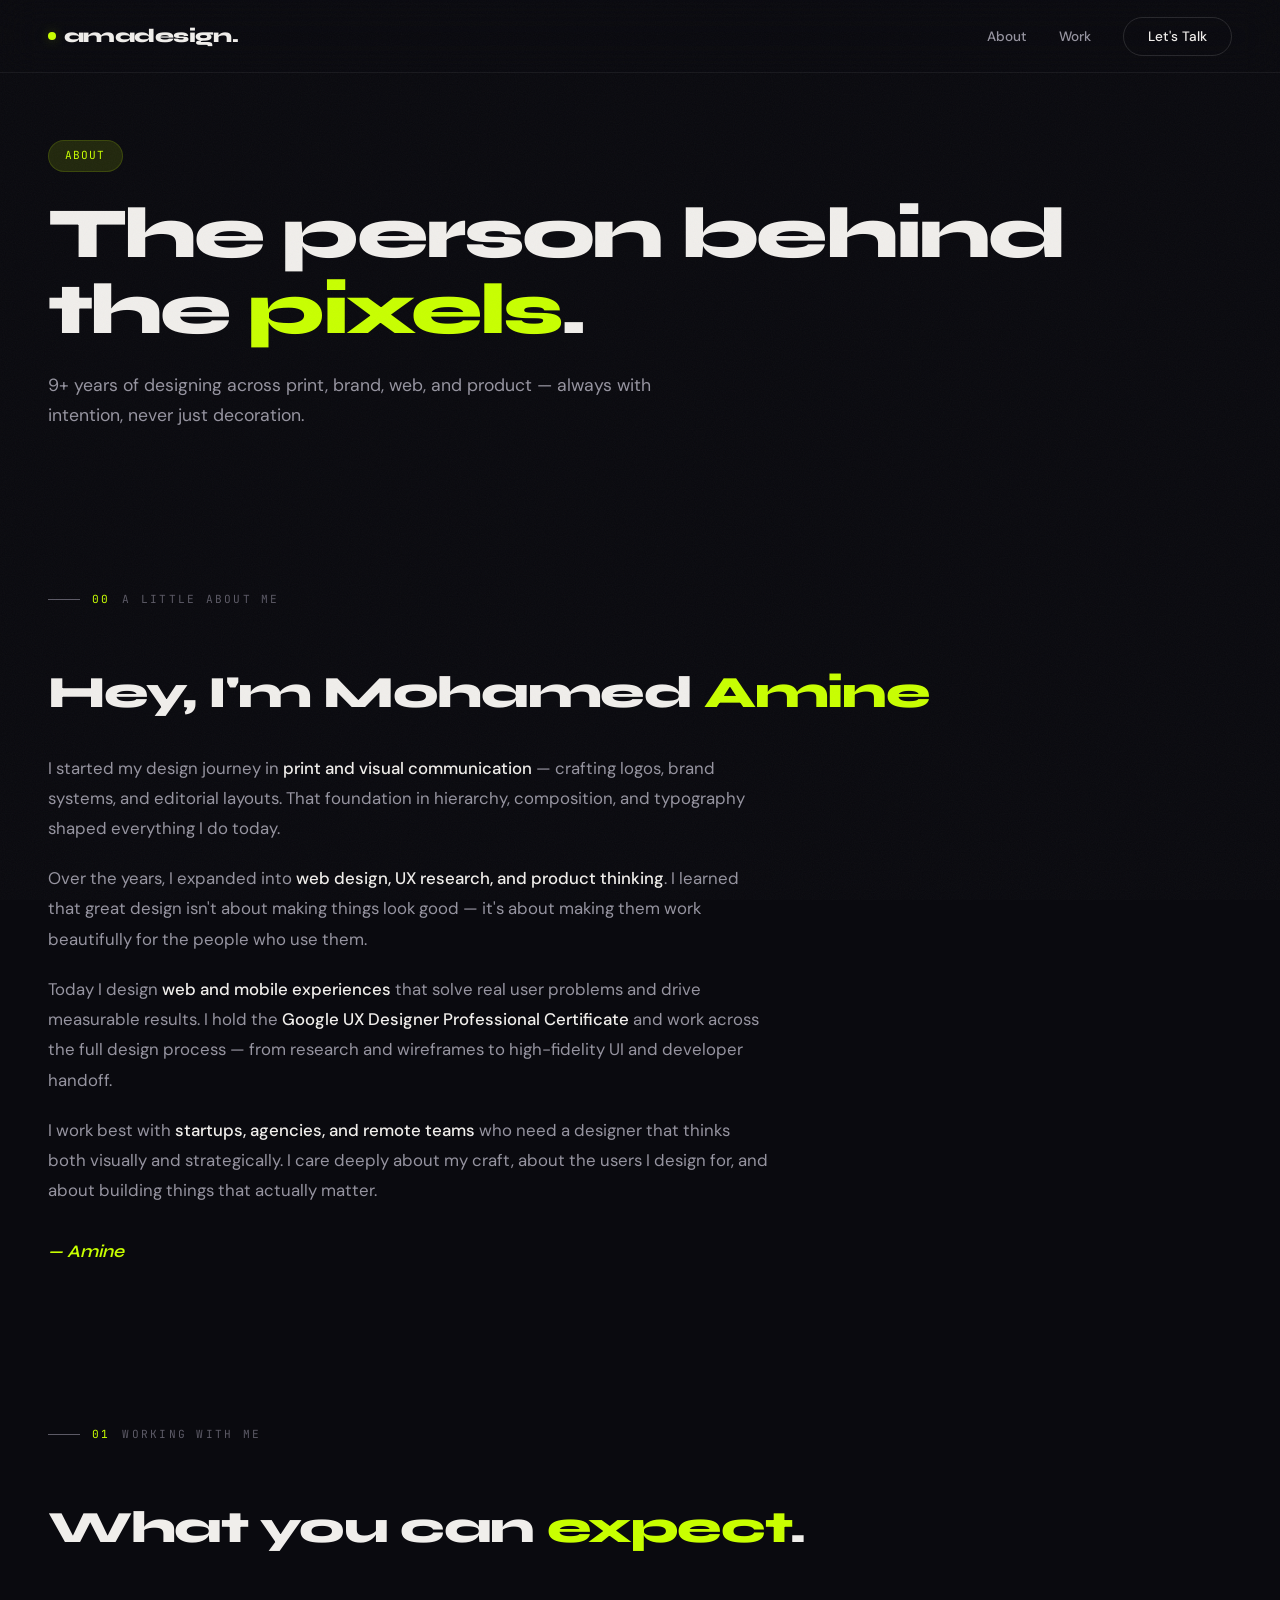
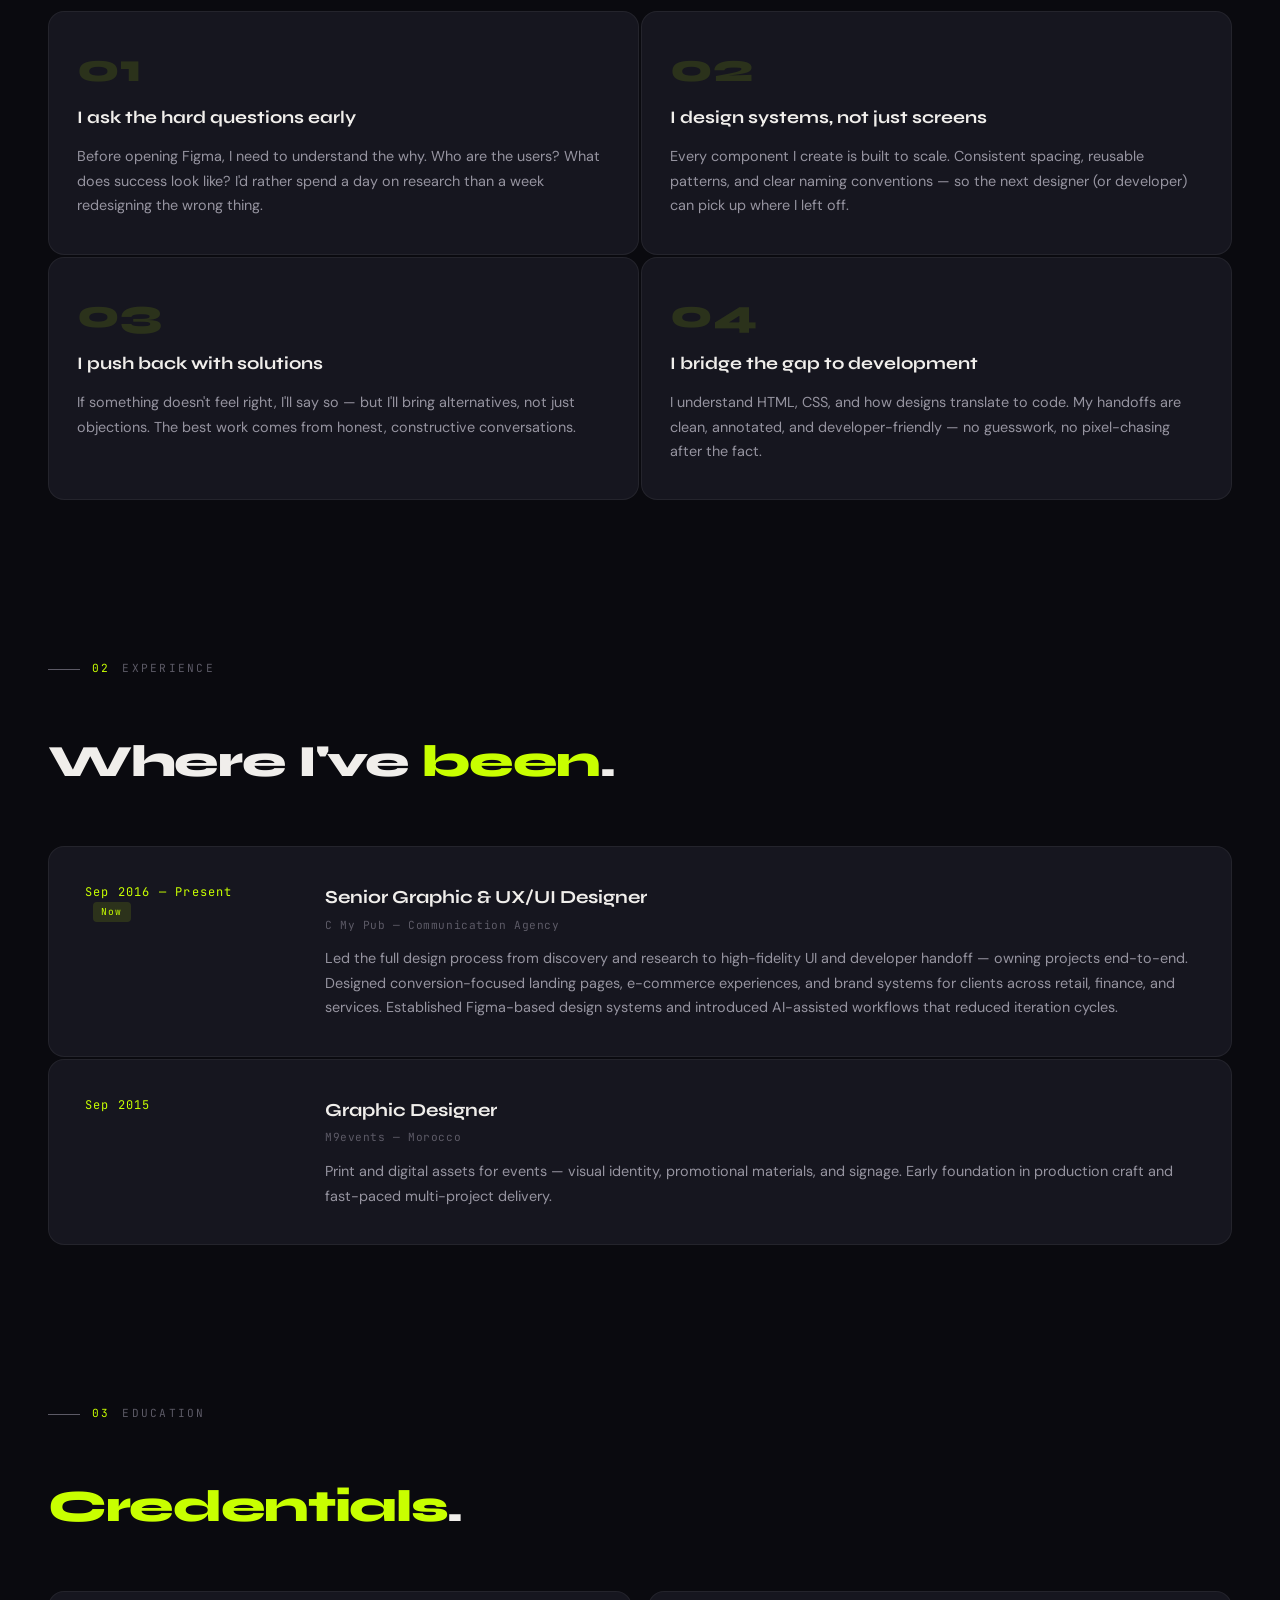
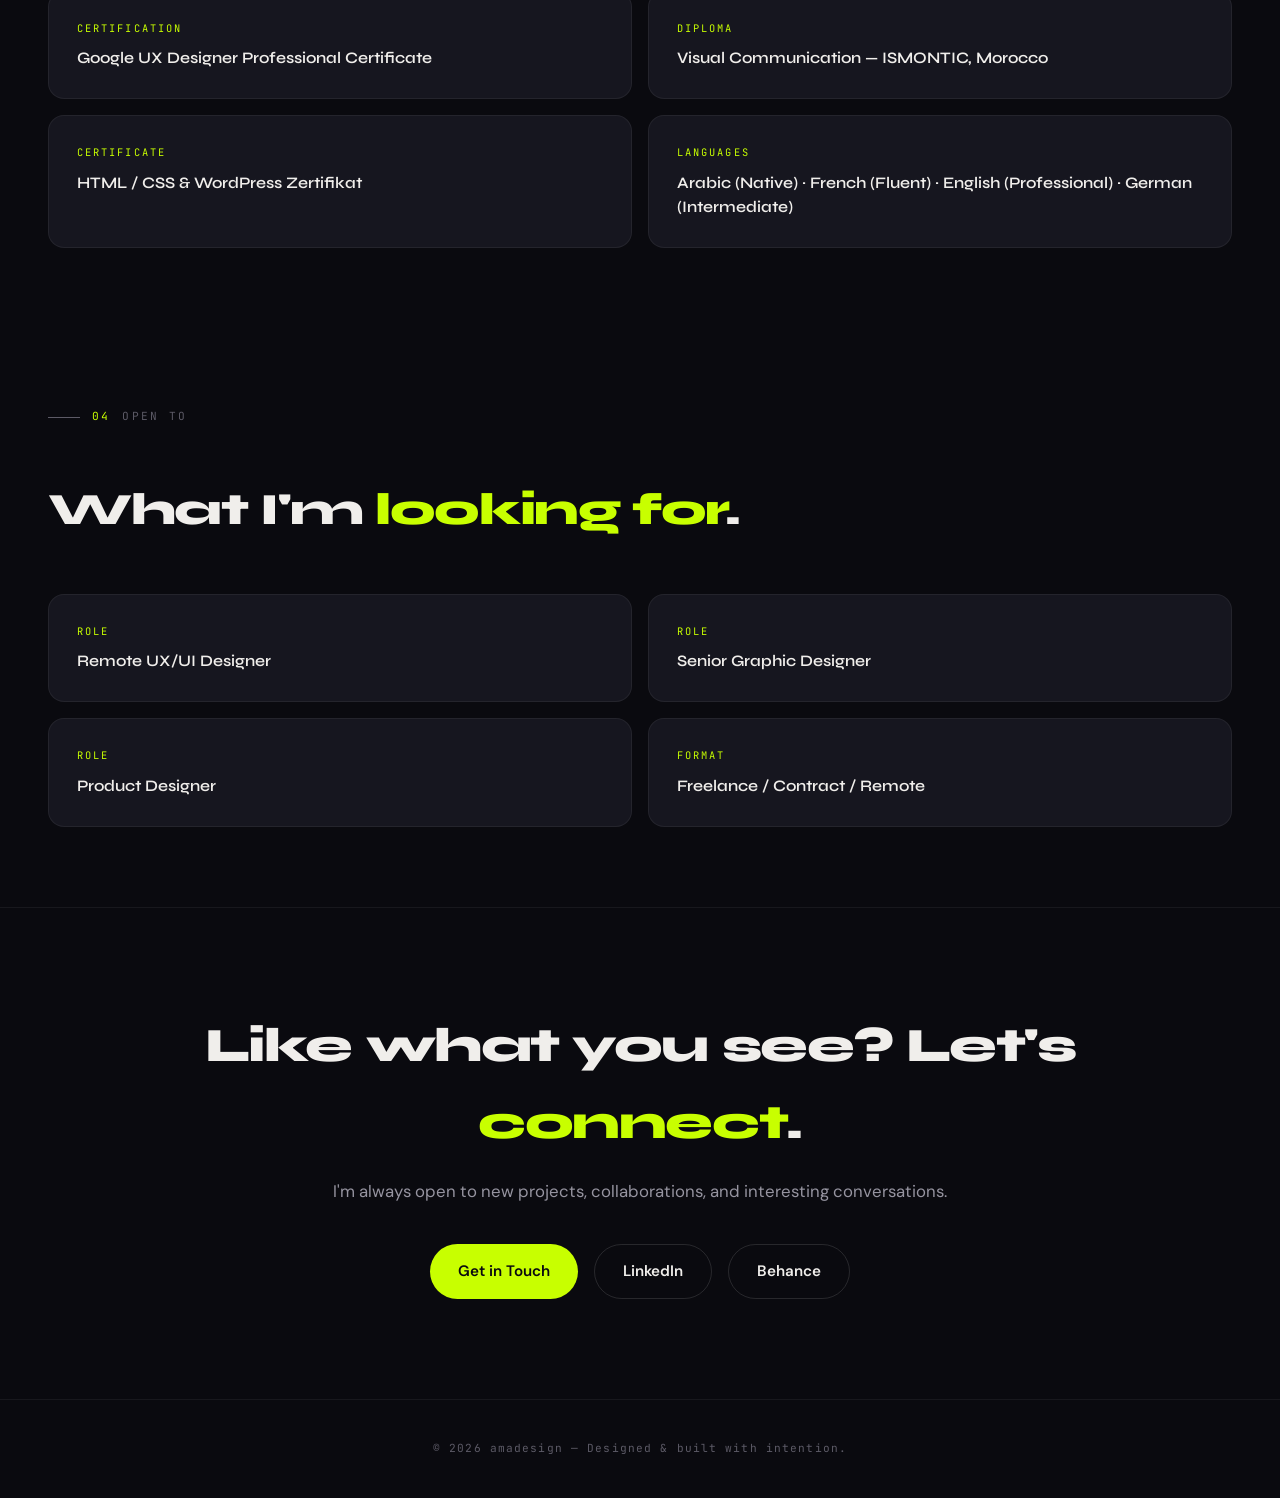
<file: about.html>
<!DOCTYPE html>
<html lang="en">
<head>
  <meta charset="UTF-8">
  <meta name="viewport" content="width=device-width, initial-scale=1.0">
  <title>About — Mohamed Amine — amadesign</title>
  <link rel="preconnect" href="https://fonts.googleapis.com">
  <link rel="preconnect" href="https://fonts.gstatic.com" crossorigin>
  <link href="https://fonts.googleapis.com/css2?family=Syne:wght@400;500;600;700;800&family=DM+Sans:ital,opsz,wght@0,9..40,300;0,9..40,400;0,9..40,500;0,9..40,600;1,9..40,400&family=JetBrains+Mono:wght@300;400&display=swap" rel="stylesheet">
  <style>
    :root {
      --bg-primary: #0a0a0f; --bg-secondary: #111118; --bg-card: #16161f; --bg-card-hover: #1c1c28; --bg-elevated: #1e1e2a;
      --text-primary: #f0eeeb; --text-secondary: #9694a0; --text-muted: #5c5a66; --text-accent: #c8ff00;
      --accent: #c8ff00; --accent-dim: rgba(200, 255, 0, 0.12); --accent-glow: rgba(200, 255, 0, 0.25); --accent-secondary: #6366f1; --accent-tertiary: #f472b6;
      --border: rgba(255, 255, 255, 0.06); --border-hover: rgba(255, 255, 255, 0.12); --glass: rgba(255, 255, 255, 0.03);
      --font-display: 'Syne', sans-serif; --font-body: 'DM Sans', sans-serif; --font-mono: 'JetBrains Mono', monospace;
      --container: 1280px; --radius: 16px; --radius-sm: 8px; --ease-out: cubic-bezier(0.16, 1, 0.3, 1);
    }
    *, *::before, *::after { margin: 0; padding: 0; box-sizing: border-box; }
    html { scroll-behavior: smooth; -webkit-font-smoothing: antialiased; }
    body { font-family: var(--font-body); background: var(--bg-primary); color: var(--text-primary); line-height: 1.6; overflow-x: hidden; }
    ::selection { background: var(--accent); color: var(--bg-primary); }
    a { color: inherit; text-decoration: none; }
    img { max-width: 100%; display: block; }
    .container { max-width: var(--container); margin: 0 auto; padding: 0 clamp(20px, 4vw, 48px); }

    /* ── Navbar ── */
    .navbar { position: fixed; top: 0; left: 0; width: 100%; z-index: 1000; padding: 0 clamp(20px, 4vw, 48px); background: rgba(10, 10, 15, 0.8); backdrop-filter: blur(20px); -webkit-backdrop-filter: blur(20px); box-shadow: 0 1px 0 var(--border); }
    .navbar-inner { max-width: var(--container); margin: 0 auto; display: flex; align-items: center; justify-content: space-between; height: 72px; }
    .logo { font-family: var(--font-display); font-weight: 800; font-size: 1.2rem; letter-spacing: -0.03em; display: flex; align-items: center; gap: 8px; }
    .logo-dot { width: 8px; height: 8px; border-radius: 50%; background: var(--accent); box-shadow: 0 0 12px var(--accent-glow); animation: pulse 2s ease-in-out infinite; }
    @keyframes pulse { 0%, 100% { opacity: 1; transform: scale(1); } 50% { opacity: 0.6; transform: scale(0.8); } }
    .nav-links { display: flex; align-items: center; gap: 32px; list-style: none; }
    .nav-links a { font-family: var(--font-body); font-size: 0.85rem; font-weight: 500; color: var(--text-secondary); transition: color 0.3s; position: relative; }
    .nav-links a::after { content: ''; position: absolute; bottom: -4px; left: 0; width: 0; height: 1.5px; background: var(--accent); transition: width 0.3s var(--ease-out); }
    .nav-links a:hover { color: var(--text-primary); }
    .nav-links a:hover::after { width: 100%; }
    .nav-cta { padding: 10px 24px; border: 1px solid var(--border-hover); border-radius: 100px; font-size: 0.85rem; font-weight: 500; color: var(--text-primary) !important; transition: all 0.3s var(--ease-out); }
    .nav-cta:hover { background: var(--accent); color: var(--bg-primary) !important; border-color: var(--accent); }
    .nav-cta:hover::after { display: none; }
    .hamburger { display: none; flex-direction: column; gap: 5px; cursor: pointer; background: none; border: none; padding: 8px; }
    .hamburger span { display: block; width: 24px; height: 1.5px; background: var(--text-primary); transition: all 0.3s var(--ease-out); }

    /* ── Noise ── */
    .noise-overlay { position: fixed; top: 0; left: 0; width: 100%; height: 100%; pointer-events: none; z-index: 9999; opacity: 0.035; background-image: url("data:image/svg+xml,%3Csvg viewBox='0 0 256 256' xmlns='http://www.w3.org/2000/svg'%3E%3Cfilter id='noise'%3E%3CfeTurbulence type='fractalNoise' baseFrequency='0.9' numOctaves='4' stitchTiles='stitch'/%3E%3C/filter%3E%3Crect width='100%25' height='100%25' filter='url(%23noise)'/%3E%3C/svg%3E"); background-repeat: repeat; background-size: 256px 256px; }

    /* ── Section labels ── */
    .section-label { font-family: var(--font-mono); font-size: 0.7rem; letter-spacing: 0.2em; text-transform: uppercase; color: var(--text-muted); display: flex; align-items: center; gap: 12px; margin-bottom: 48px; }
    .section-label::before { content: ''; width: 32px; height: 1px; background: var(--text-muted); }
    .section-label .num { color: var(--accent); }

    /* ── Reveal ── */
    .reveal { opacity: 0; transform: translateY(40px); transition: opacity 0.8s var(--ease-out), transform 0.8s var(--ease-out); }
    .reveal.visible { opacity: 1; transform: translateY(0); }

    /* ── Hero ── */
    .about-hero { padding-top: 140px; padding-bottom: 80px; }
    .about-hero-badge { display: inline-flex; align-items: center; gap: 8px; padding: 6px 16px; border-radius: 100px; background: var(--accent-dim); border: 1px solid rgba(200, 255, 0, 0.15); font-family: var(--font-mono); font-size: 0.7rem; letter-spacing: 0.1em; text-transform: uppercase; color: var(--accent); margin-bottom: 24px; }
    .about-hero h1 { font-family: var(--font-display); font-weight: 800; font-size: clamp(2.5rem, 6vw, 4.5rem); line-height: 1.05; letter-spacing: -0.04em; margin-bottom: 24px; }
    .about-hero h1 .accent { color: var(--accent); }
    .about-hero-sub { font-size: 1.1rem; color: var(--text-secondary); line-height: 1.7; max-width: 640px; }

    /* ── Bio section ── */
    .content-section { padding: 80px 0; }
    .content-section h2 { font-family: var(--font-display); font-weight: 800; font-size: clamp(1.8rem, 3.5vw, 2.8rem); letter-spacing: -0.03em; margin-bottom: 24px; }
    .content-section h2 .accent { color: var(--accent); }
    .bio-text { color: var(--text-secondary); font-size: 1.05rem; line-height: 1.8; max-width: 720px; margin-bottom: 20px; }
    .bio-text strong { color: var(--text-primary); font-weight: 500; }
    .bio-signature { font-family: var(--font-display); font-style: italic; font-weight: 600; font-size: 1.1rem; color: var(--accent); margin-top: 32px; }

    /* ── Values grid ── */
    .values-grid { display: grid; grid-template-columns: repeat(2, 1fr); gap: 2px; margin-top: 48px; }
    .value-card { padding: 36px 28px; background: var(--bg-card); border: 1px solid var(--border); border-radius: var(--radius); transition: all 0.5s var(--ease-out); }
    .value-card:hover { background: var(--bg-card-hover); border-color: var(--border-hover); transform: translateY(-4px); }
    .value-card-num { font-family: var(--font-display); font-weight: 800; font-size: 2.5rem; color: var(--accent-dim); line-height: 1; margin-bottom: 16px; transition: color 0.4s; }
    .value-card:hover .value-card-num { color: var(--accent); }
    .value-card h3 { font-family: var(--font-display); font-weight: 700; font-size: 1.1rem; margin-bottom: 12px; }
    .value-card p { color: var(--text-secondary); font-size: 0.9rem; line-height: 1.7; }

    /* ── Timeline ── */
    .timeline { margin-top: 48px; display: flex; flex-direction: column; gap: 2px; }
    .timeline-item { padding: 36px; background: var(--bg-card); border: 1px solid var(--border); border-radius: var(--radius); display: grid; grid-template-columns: 200px 1fr; gap: 40px; align-items: start; transition: all 0.4s var(--ease-out); }
    .timeline-item:hover { background: var(--bg-card-hover); border-color: var(--border-hover); }
    .timeline-date { font-family: var(--font-mono); font-size: 0.75rem; letter-spacing: 0.1em; color: var(--accent); }
    .timeline-date .now-badge { display: inline-block; padding: 2px 8px; border-radius: 4px; background: var(--accent-dim); font-size: 0.6rem; margin-left: 8px; }
    .timeline-title { font-family: var(--font-display); font-weight: 700; font-size: 1.15rem; margin-bottom: 4px; }
    .timeline-subtitle { font-family: var(--font-mono); font-size: 0.7rem; letter-spacing: 0.05em; color: var(--text-muted); margin-bottom: 12px; }
    .timeline-desc { color: var(--text-secondary); font-size: 0.9rem; line-height: 1.7; }

    /* ── Credentials ── */
    .creds-grid { display: grid; grid-template-columns: repeat(2, 1fr); gap: 16px; margin-top: 48px; }
    .cred-card { padding: 28px; background: var(--bg-card); border: 1px solid var(--border); border-radius: var(--radius); transition: all 0.4s var(--ease-out); }
    .cred-card:hover { background: var(--bg-card-hover); border-color: var(--border-hover); transform: translateY(-2px); }
    .cred-label { font-family: var(--font-mono); font-size: 0.65rem; letter-spacing: 0.2em; text-transform: uppercase; color: var(--accent); margin-bottom: 10px; }
    .cred-value { font-family: var(--font-display); font-weight: 600; font-size: 1rem; line-height: 1.5; }

    /* ── CTA ── */
    .about-cta { padding: 100px 0; border-top: 1px solid var(--border); text-align: center; }
    .about-cta h2 { font-family: var(--font-display); font-weight: 800; font-size: clamp(2rem, 4vw, 3rem); letter-spacing: -0.03em; margin-bottom: 16px; }
    .about-cta h2 .accent { color: var(--accent); }
    .about-cta p { color: var(--text-secondary); font-size: 1.05rem; margin-bottom: 40px; }
    .cta-links { display: flex; justify-content: center; gap: 16px; flex-wrap: wrap; }
    .cta-link { display: inline-flex; align-items: center; gap: 10px; padding: 14px 28px; border-radius: 100px; font-weight: 600; font-size: 0.95rem; transition: all 0.3s var(--ease-out); }
    .cta-link.primary { background: var(--accent); color: var(--bg-primary); }
    .cta-link.primary:hover { box-shadow: 0 8px 32px var(--accent-glow); transform: translateY(-2px); }
    .cta-link.secondary { border: 1px solid var(--border-hover); color: var(--text-primary); }
    .cta-link.secondary:hover { border-color: var(--text-primary); background: rgba(255,255,255,0.04); }

    /* ── Footer ── */
    .footer { padding: 40px 0; border-top: 1px solid var(--border); }
    .footer-inner { display: flex; align-items: center; justify-content: center; }
    .footer-copy { font-family: var(--font-mono); font-size: 0.7rem; letter-spacing: 0.1em; color: var(--text-muted); }

    /* ── Responsive ── */
    @media (max-width: 1024px) {
      .values-grid { grid-template-columns: 1fr; gap: 16px; }
      .creds-grid { grid-template-columns: 1fr; }
    }
    @media (max-width: 768px) {
      .nav-links { display: none; position: fixed; top: 72px; left: 0; width: 100%; background: rgba(10, 10, 15, 0.97); backdrop-filter: blur(20px); flex-direction: column; padding: 32px; gap: 24px; border-bottom: 1px solid var(--border); }
      .nav-links.open { display: flex; }
      .hamburger { display: flex; }
      .timeline-item { grid-template-columns: 1fr; gap: 12px; }
      .cta-links { flex-direction: column; align-items: center; }
    }
  </style>
</head>
<body>
  <div class="noise-overlay"></div>

  <!-- ── Navbar (matches homepage) ── -->
  <nav class="navbar">
    <div class="navbar-inner">
      <a href="index.html" class="logo"><span class="logo-dot"></span> amadesign.</a>
      <ul class="nav-links" id="navLinks">
        <li><a href="about.html">About</a></li>
        <li><a href="index.html#work">Work</a></li>
        <li><a href="index.html#contact" class="nav-cta">Let's Talk</a></li>
      </ul>
      <button class="hamburger" id="hamburger" aria-label="Toggle navigation"><span></span><span></span><span></span></button>
    </div>
  </nav>

  <!-- ── Hero ── -->
  <section class="about-hero reveal">
    <div class="container">
      <div class="about-hero-badge">About</div>
      <h1>The person behind<br>the <span class="accent">pixels</span>.</h1>
      <p class="about-hero-sub">9+ years of designing across print, brand, web, and product — always with intention, never just decoration.</p>
    </div>
  </section>

  <!-- ── Bio ── -->
  <section class="content-section reveal">
    <div class="container">
      <div class="section-label"><span class="num">00</span> A little about me</div>
      <h2>Hey, I'm Mohamed <span class="accent">Amine</span></h2>
      <p class="bio-text">I started my design journey in <strong>print and visual communication</strong> — crafting logos, brand systems, and editorial layouts. That foundation in hierarchy, composition, and typography shaped everything I do today.</p>
      <p class="bio-text">Over the years, I expanded into <strong>web design, UX research, and product thinking</strong>. I learned that great design isn't about making things look good — it's about making them work beautifully for the people who use them.</p>
      <p class="bio-text">Today I design <strong>web and mobile experiences</strong> that solve real user problems and drive measurable results. I hold the <strong>Google UX Designer Professional Certificate</strong> and work across the full design process — from research and wireframes to high-fidelity UI and developer handoff.</p>
      <p class="bio-text">I work best with <strong>startups, agencies, and remote teams</strong> who need a designer that thinks both visually and strategically. I care deeply about my craft, about the users I design for, and about building things that actually matter.</p>
      <div class="bio-signature">— Amine</div>
    </div>
  </section>

  <!-- ── Values ── -->
  <section class="content-section reveal">
    <div class="container">
      <div class="section-label"><span class="num">01</span> Working with me</div>
      <h2>What you can <span class="accent">expect</span>.</h2>
      <div class="values-grid">
        <div class="value-card">
          <div class="value-card-num">01</div>
          <h3>I ask the hard questions early</h3>
          <p>Before opening Figma, I need to understand the why. Who are the users? What does success look like? I'd rather spend a day on research than a week redesigning the wrong thing.</p>
        </div>
        <div class="value-card">
          <div class="value-card-num">02</div>
          <h3>I design systems, not just screens</h3>
          <p>Every component I create is built to scale. Consistent spacing, reusable patterns, and clear naming conventions — so the next designer (or developer) can pick up where I left off.</p>
        </div>
        <div class="value-card">
          <div class="value-card-num">03</div>
          <h3>I push back with solutions</h3>
          <p>If something doesn't feel right, I'll say so — but I'll bring alternatives, not just objections. The best work comes from honest, constructive conversations.</p>
        </div>
        <div class="value-card">
          <div class="value-card-num">04</div>
          <h3>I bridge the gap to development</h3>
          <p>I understand HTML, CSS, and how designs translate to code. My handoffs are clean, annotated, and developer-friendly — no guesswork, no pixel-chasing after the fact.</p>
        </div>
      </div>
    </div>
  </section>

  <!-- ── Experience ── -->
  <section class="content-section reveal">
    <div class="container">
      <div class="section-label"><span class="num">02</span> Experience</div>
      <h2>Where I've <span class="accent">been</span>.</h2>
      <div class="timeline">
        <div class="timeline-item">
          <div><div class="timeline-date">Sep 2016 — Present <span class="now-badge">Now</span></div></div>
          <div>
            <div class="timeline-title">Senior Graphic & UX/UI Designer</div>
            <div class="timeline-subtitle">C My Pub — Communication Agency</div>
            <div class="timeline-desc">Led the full design process from discovery and research to high-fidelity UI and developer handoff — owning projects end-to-end. Designed conversion-focused landing pages, e-commerce experiences, and brand systems for clients across retail, finance, and services. Established Figma-based design systems and introduced AI-assisted workflows that reduced iteration cycles.</div>
          </div>
        </div>
        <div class="timeline-item">
          <div><div class="timeline-date">Sep 2015</div></div>
          <div>
            <div class="timeline-title">Graphic Designer</div>
            <div class="timeline-subtitle">M9events — Morocco</div>
            <div class="timeline-desc">Print and digital assets for events — visual identity, promotional materials, and signage. Early foundation in production craft and fast-paced multi-project delivery.</div>
          </div>
        </div>
      </div>
    </div>
  </section>

  <!-- ── Credentials ── -->
  <section class="content-section reveal">
    <div class="container">
      <div class="section-label"><span class="num">03</span> Education</div>
      <h2><span class="accent">Credentials</span>.</h2>
      <div class="creds-grid">
        <div class="cred-card"><div class="cred-label">Certification</div><div class="cred-value">Google UX Designer Professional Certificate</div></div>
        <div class="cred-card"><div class="cred-label">Diploma</div><div class="cred-value">Visual Communication — ISMONTIC, Morocco</div></div>
        <div class="cred-card"><div class="cred-label">Certificate</div><div class="cred-value">HTML / CSS & WordPress Zertifikat</div></div>
        <div class="cred-card"><div class="cred-label">Languages</div><div class="cred-value">Arabic (Native) · French (Fluent) · English (Professional) · German (Intermediate)</div></div>
      </div>
    </div>
  </section>

  <!-- ── Open To ── -->
  <section class="content-section reveal">
    <div class="container">
      <div class="section-label"><span class="num">04</span> Open to</div>
      <h2>What I'm <span class="accent">looking for</span>.</h2>
      <div class="creds-grid">
        <div class="cred-card"><div class="cred-label">Role</div><div class="cred-value">Remote UX/UI Designer</div></div>
        <div class="cred-card"><div class="cred-label">Role</div><div class="cred-value">Senior Graphic Designer</div></div>
        <div class="cred-card"><div class="cred-label">Role</div><div class="cred-value">Product Designer</div></div>
        <div class="cred-card"><div class="cred-label">Format</div><div class="cred-value">Freelance / Contract / Remote</div></div>
      </div>
    </div>
  </section>

  <!-- ── CTA ── -->
  <section class="about-cta reveal">
    <div class="container">
      <h2>Like what you see? Let's <span class="accent">connect</span>.</h2>
      <p>I'm always open to new projects, collaborations, and interesting conversations.</p>
      <div class="cta-links">
        <a href="mailto:amine.azd@gmail.com" class="cta-link primary">Get in Touch</a>
        <a href="https://www.linkedin.com/in/azennoud-mohamed-amine/" target="_blank" class="cta-link secondary">LinkedIn</a>
        <a href="https://www.behance.net/amine_yaga" target="_blank" class="cta-link secondary">Behance</a>
      </div>
    </div>
  </section>

  <!-- ── Footer ── -->
  <footer class="footer">
    <div class="container">
      <div class="footer-inner">
        <div class="footer-copy">© 2026 amadesign — Designed & built with intention.</div>
      </div>
    </div>
  </footer>

  <script>
    document.getElementById('hamburger').addEventListener('click', () => { document.getElementById('navLinks').classList.toggle('open'); });
    document.getElementById('navLinks').querySelectorAll('a').forEach(l => l.addEventListener('click', () => document.getElementById('navLinks').classList.remove('open')));
    const ro = new IntersectionObserver(entries => { entries.forEach(e => { if (e.isIntersecting) { e.target.classList.add('visible'); ro.unobserve(e.target); } }); }, { threshold: 0.15, rootMargin: '0px 0px -60px 0px' });
    document.querySelectorAll('.reveal').forEach(el => ro.observe(el));
  </script>
</body>
</html>
</file>
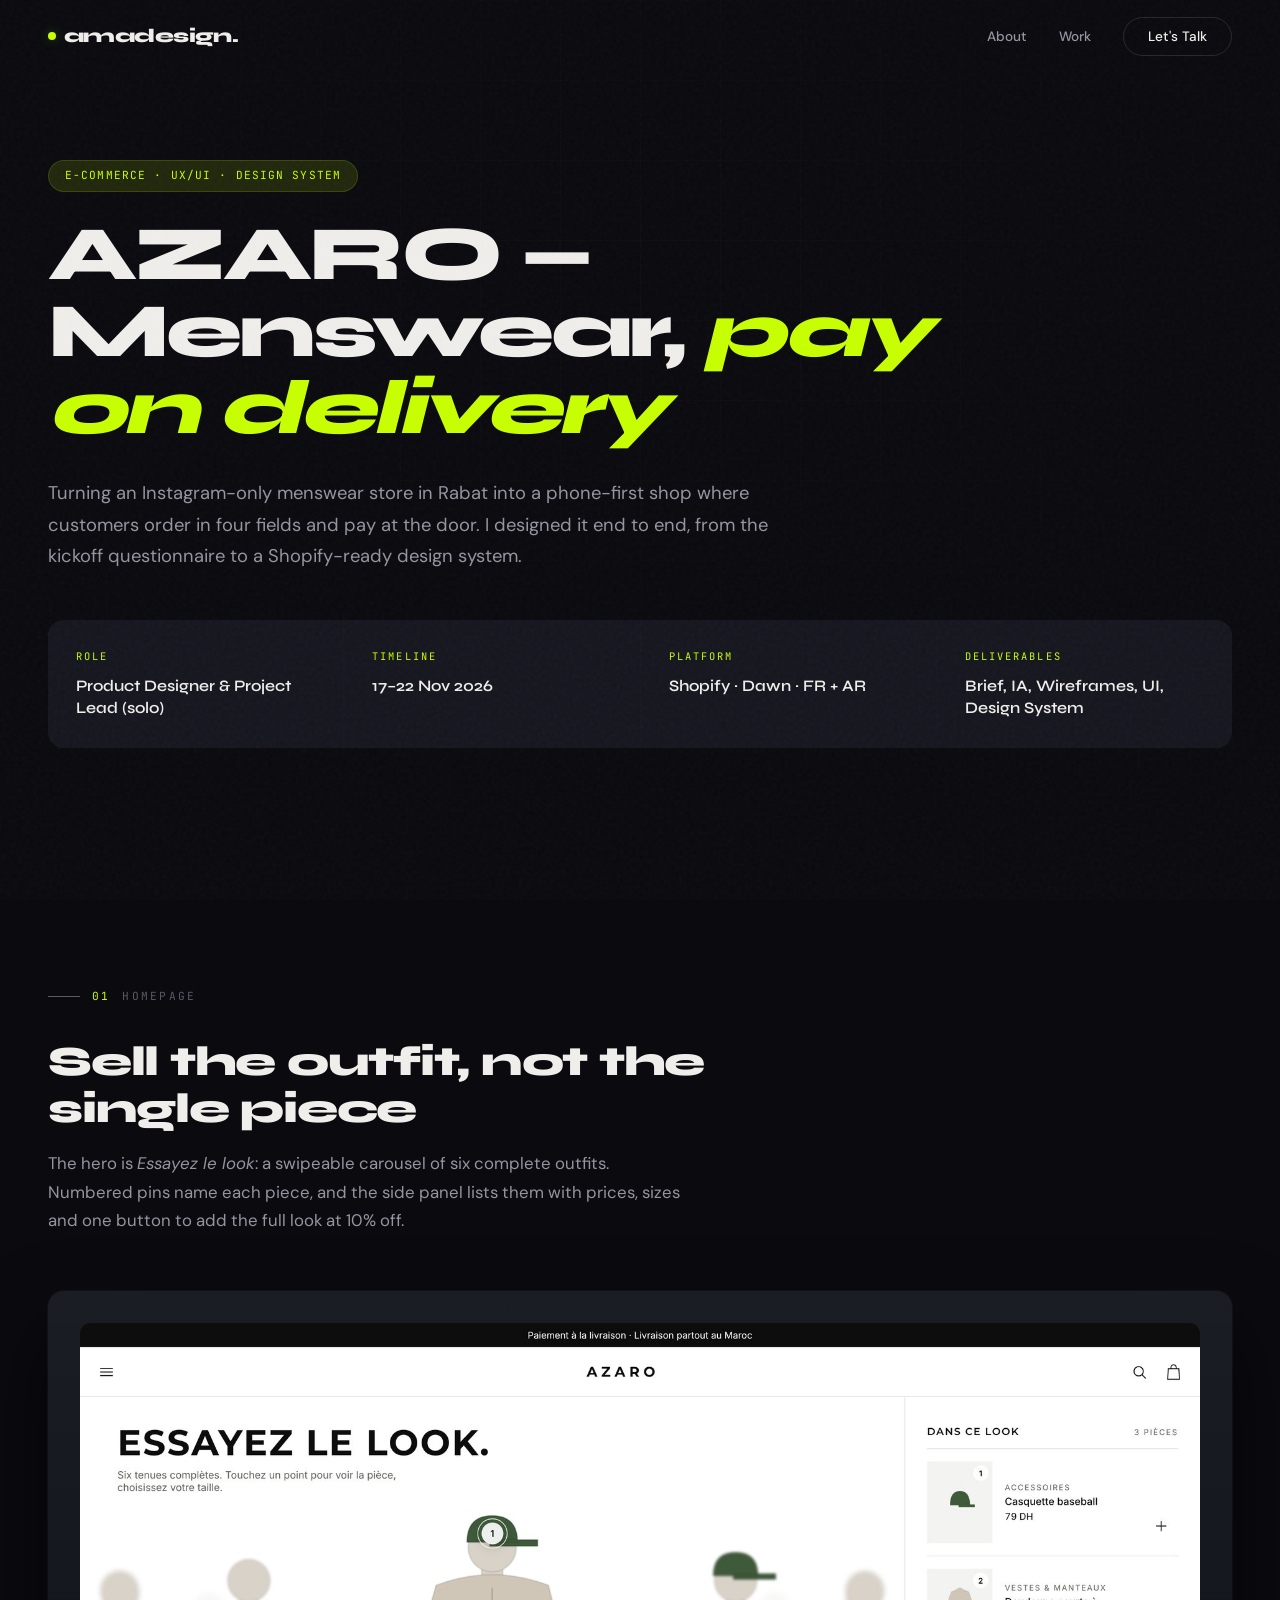
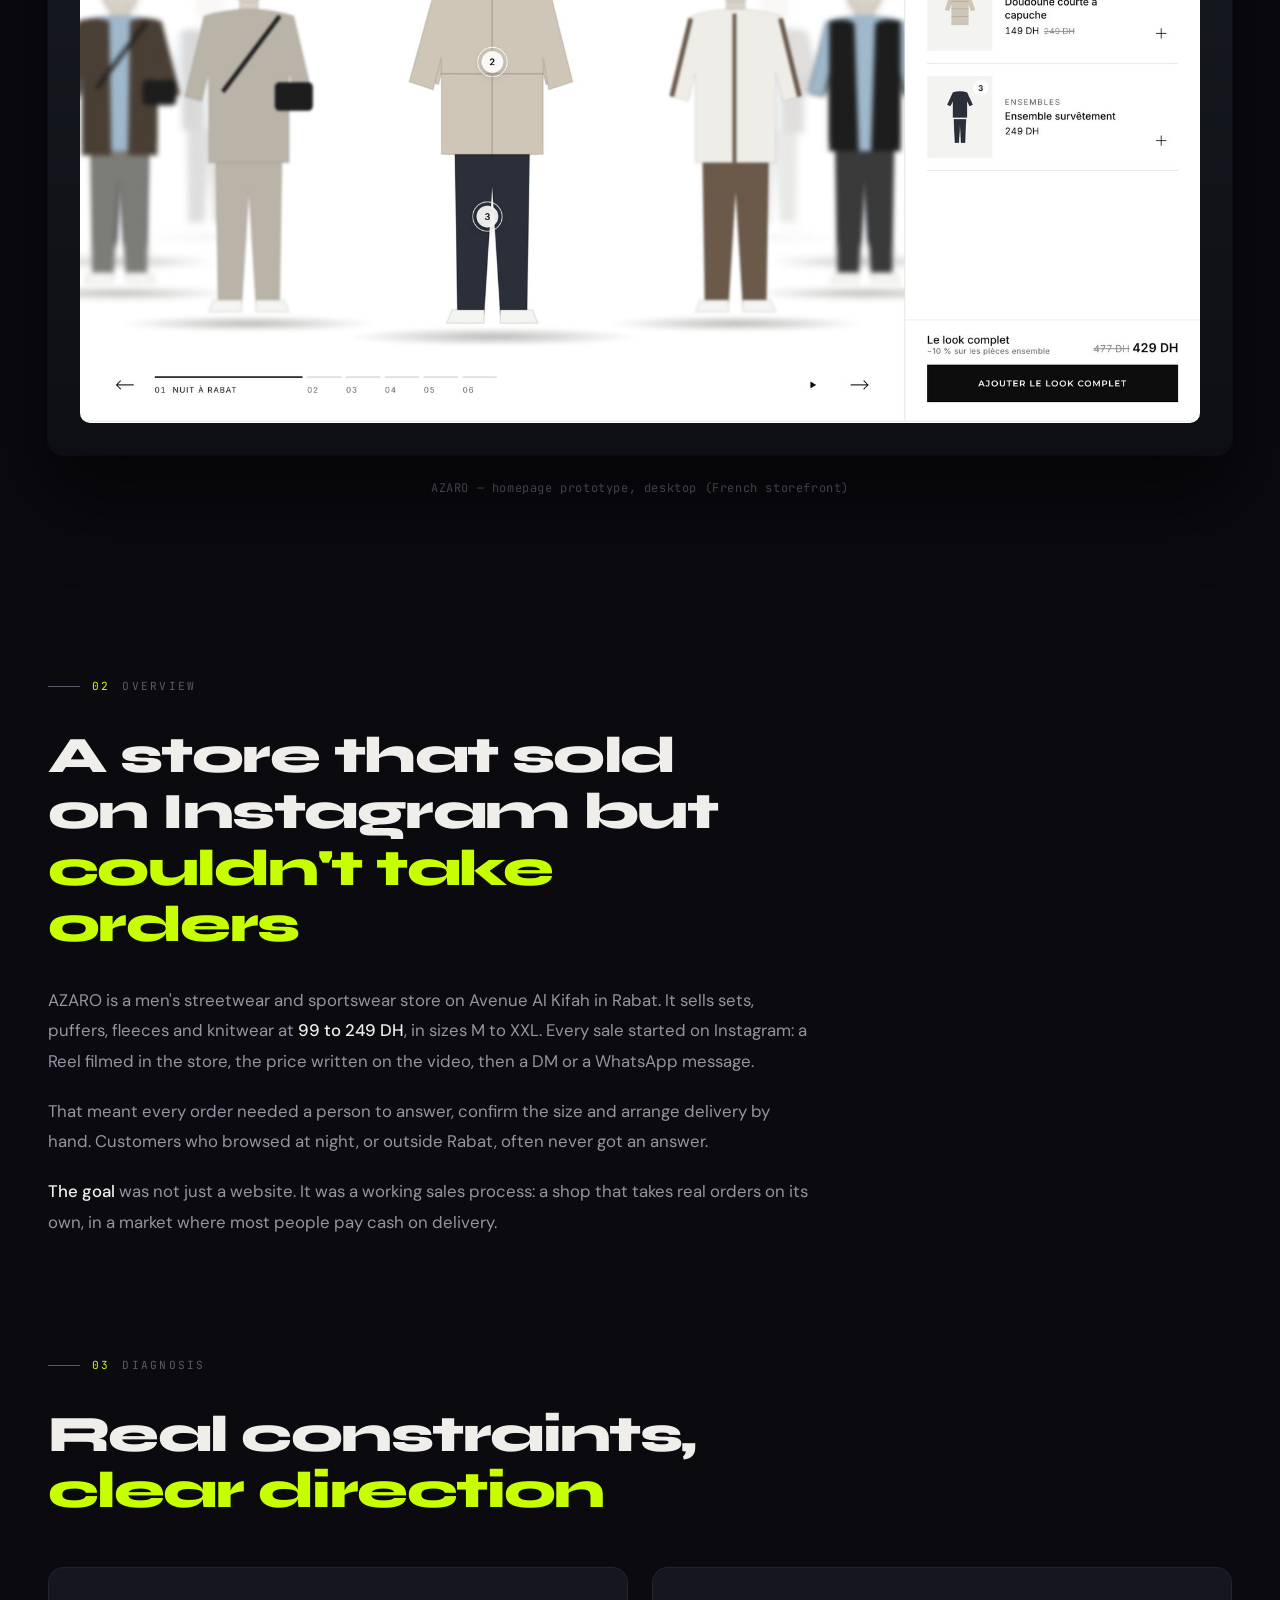
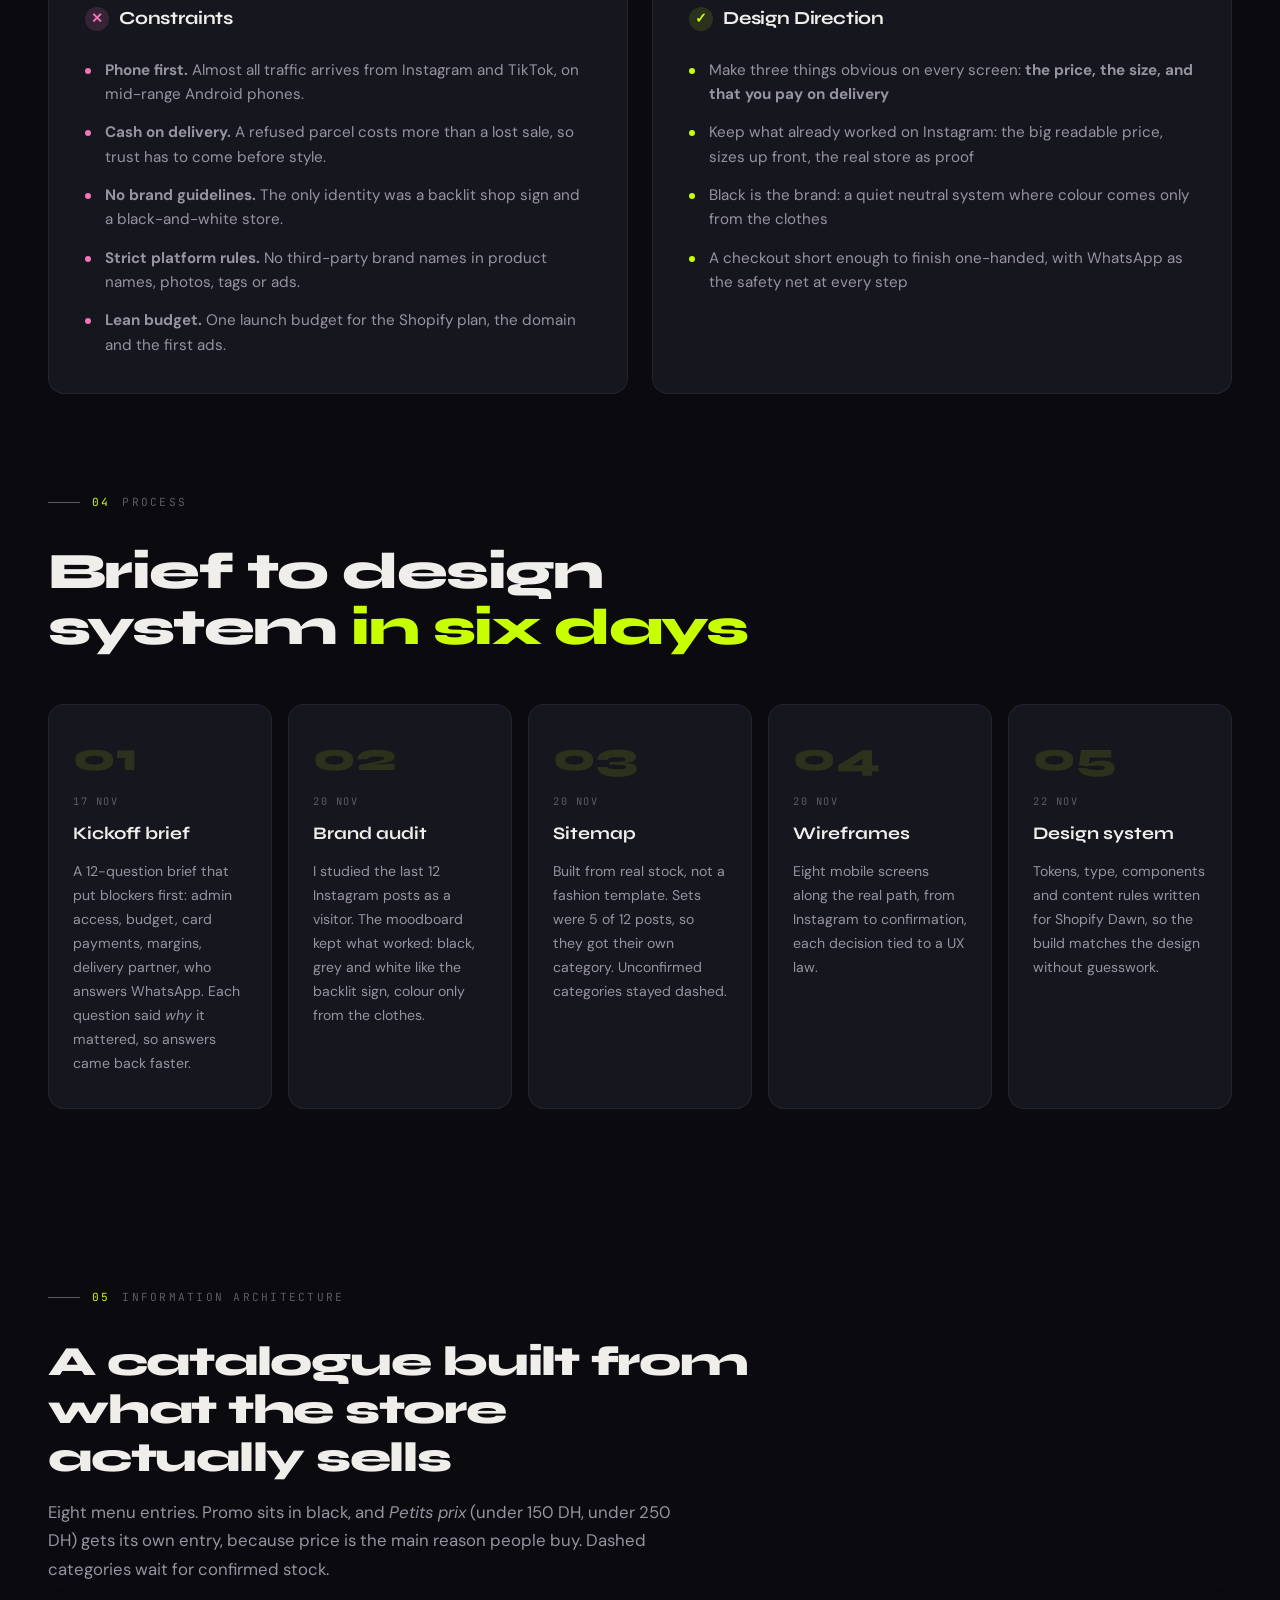
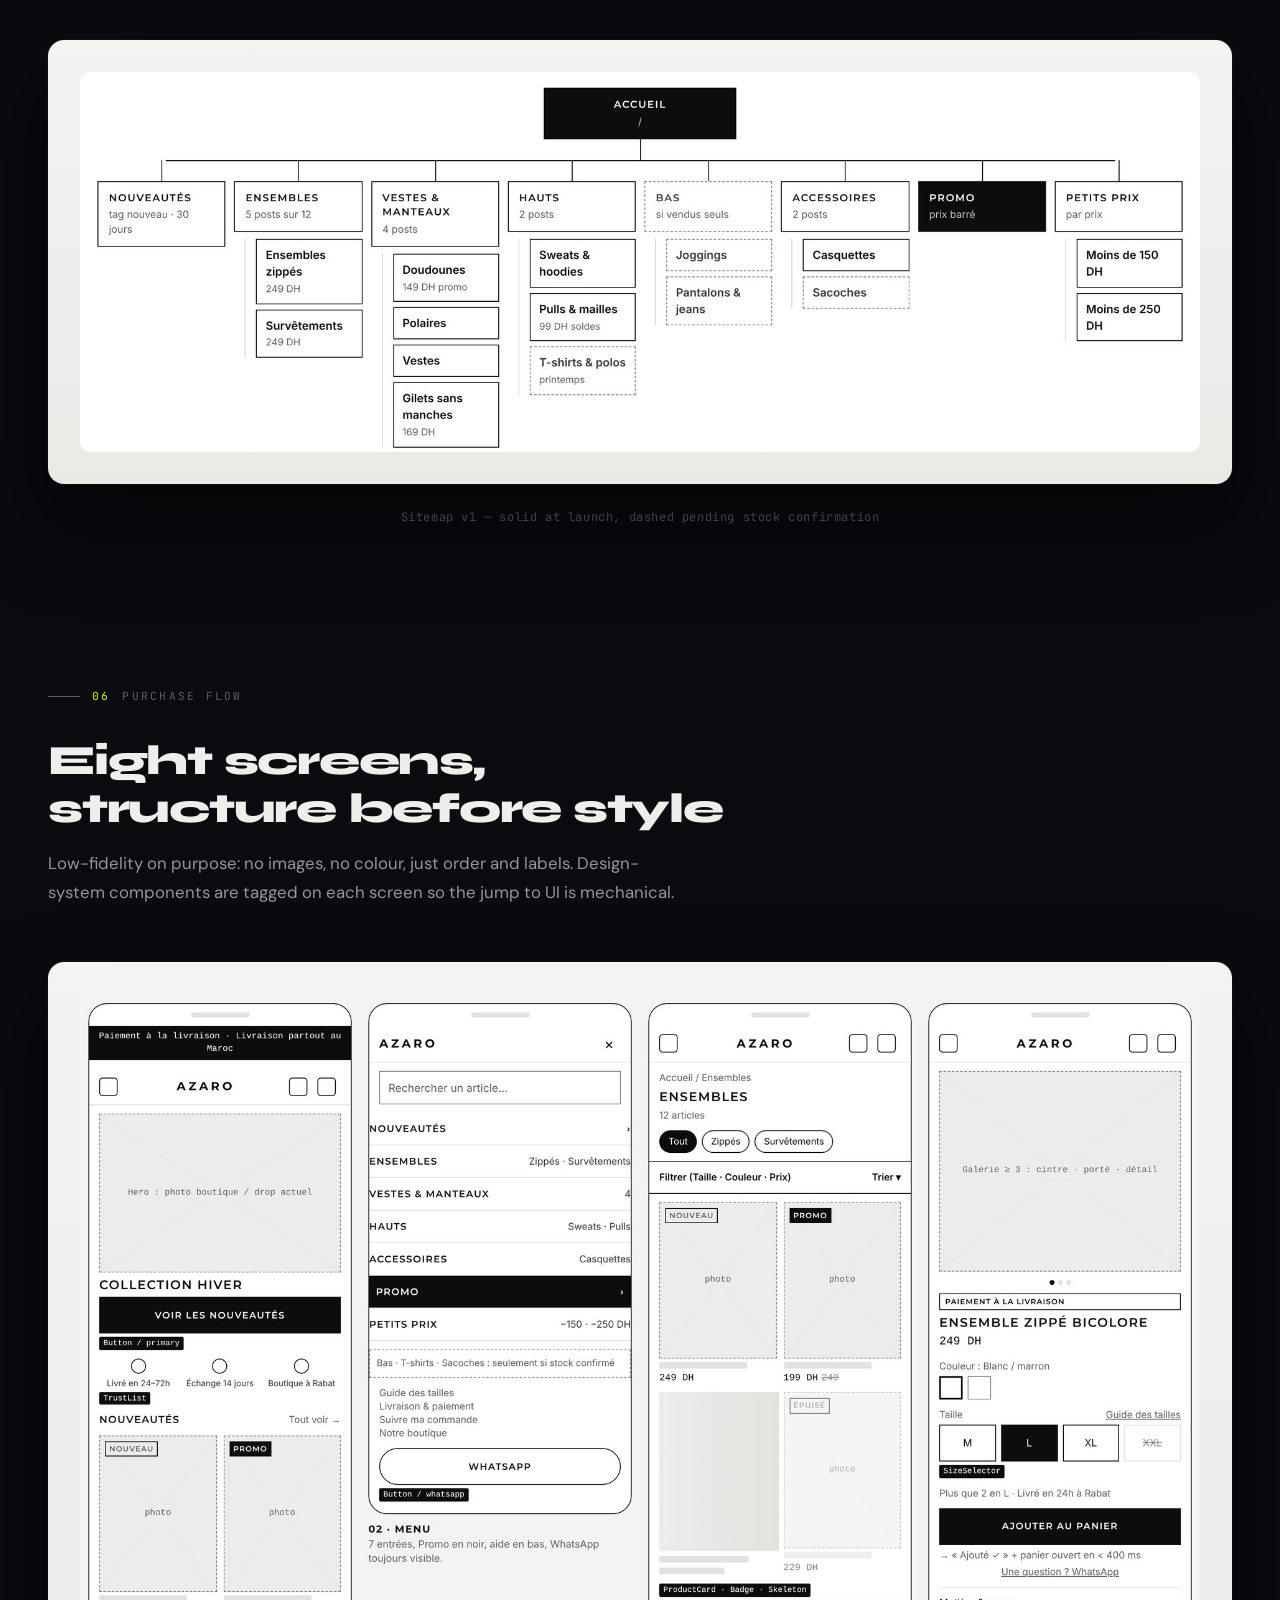
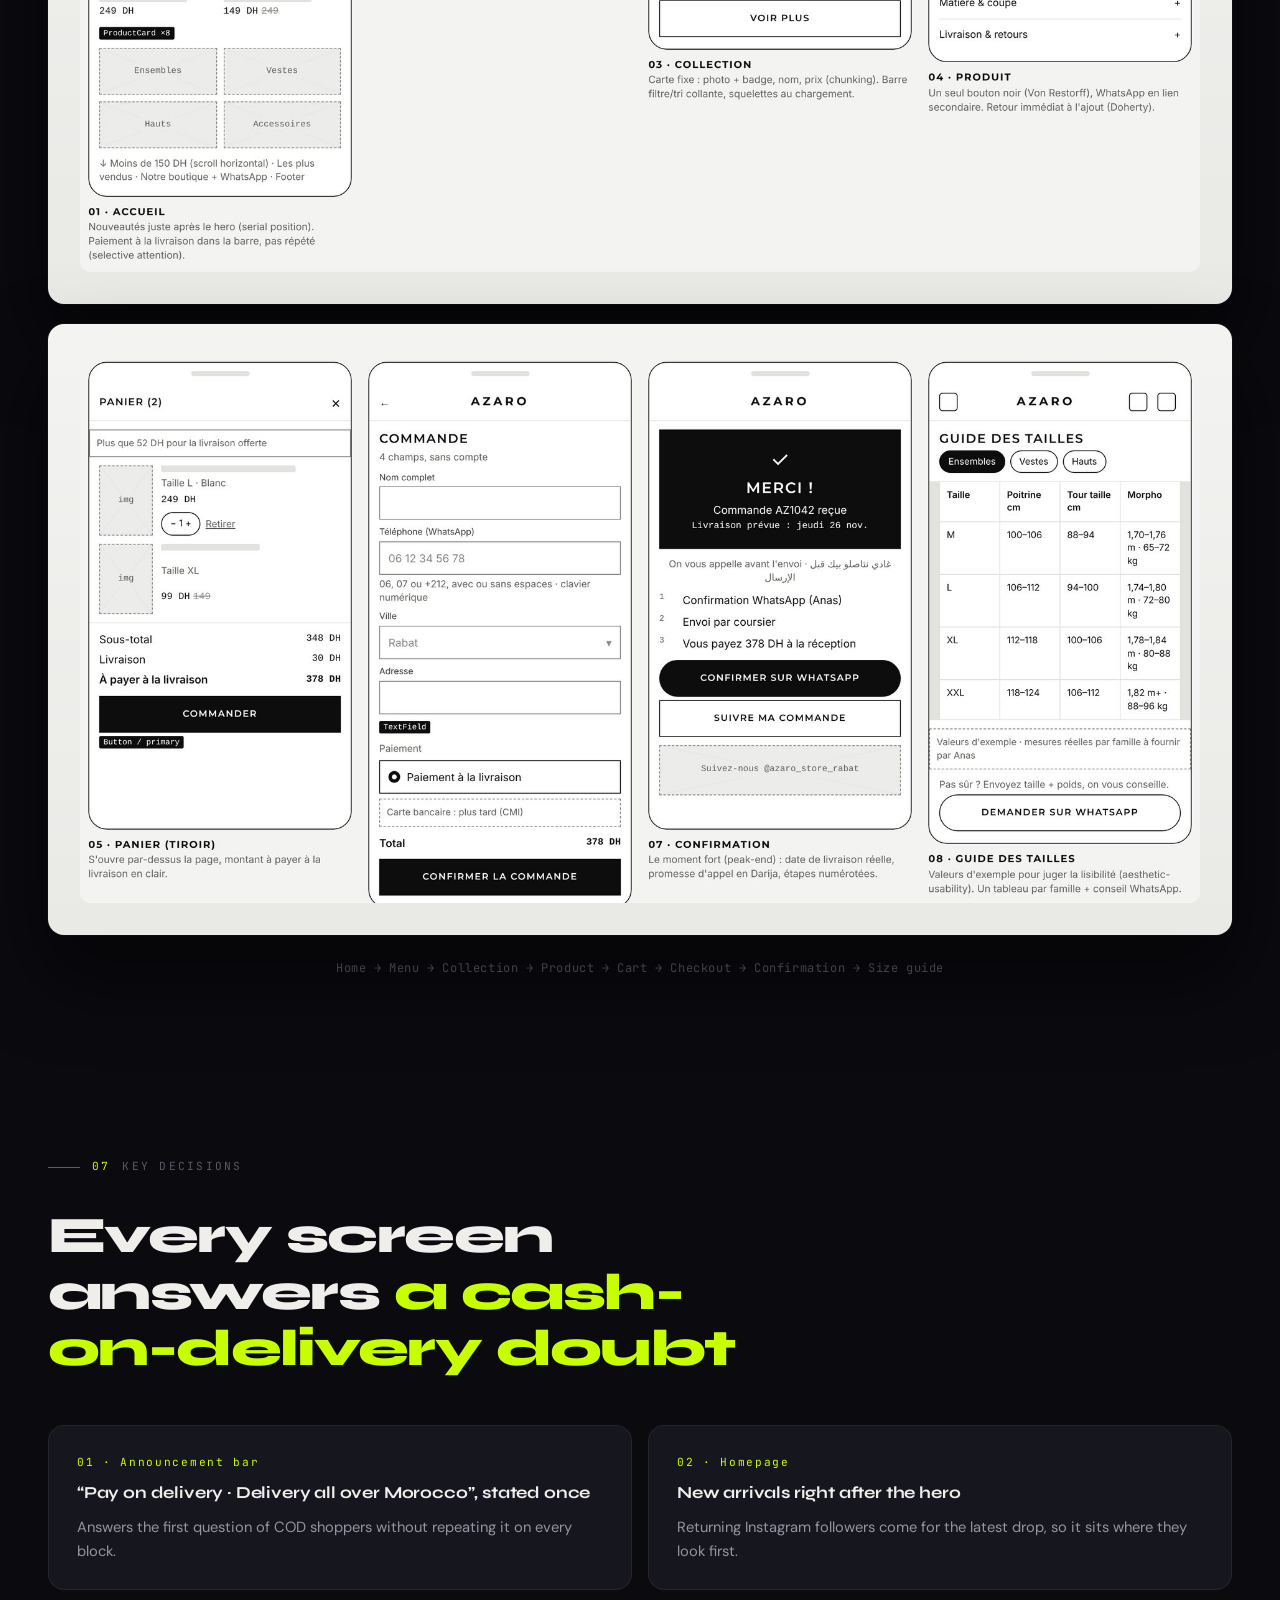
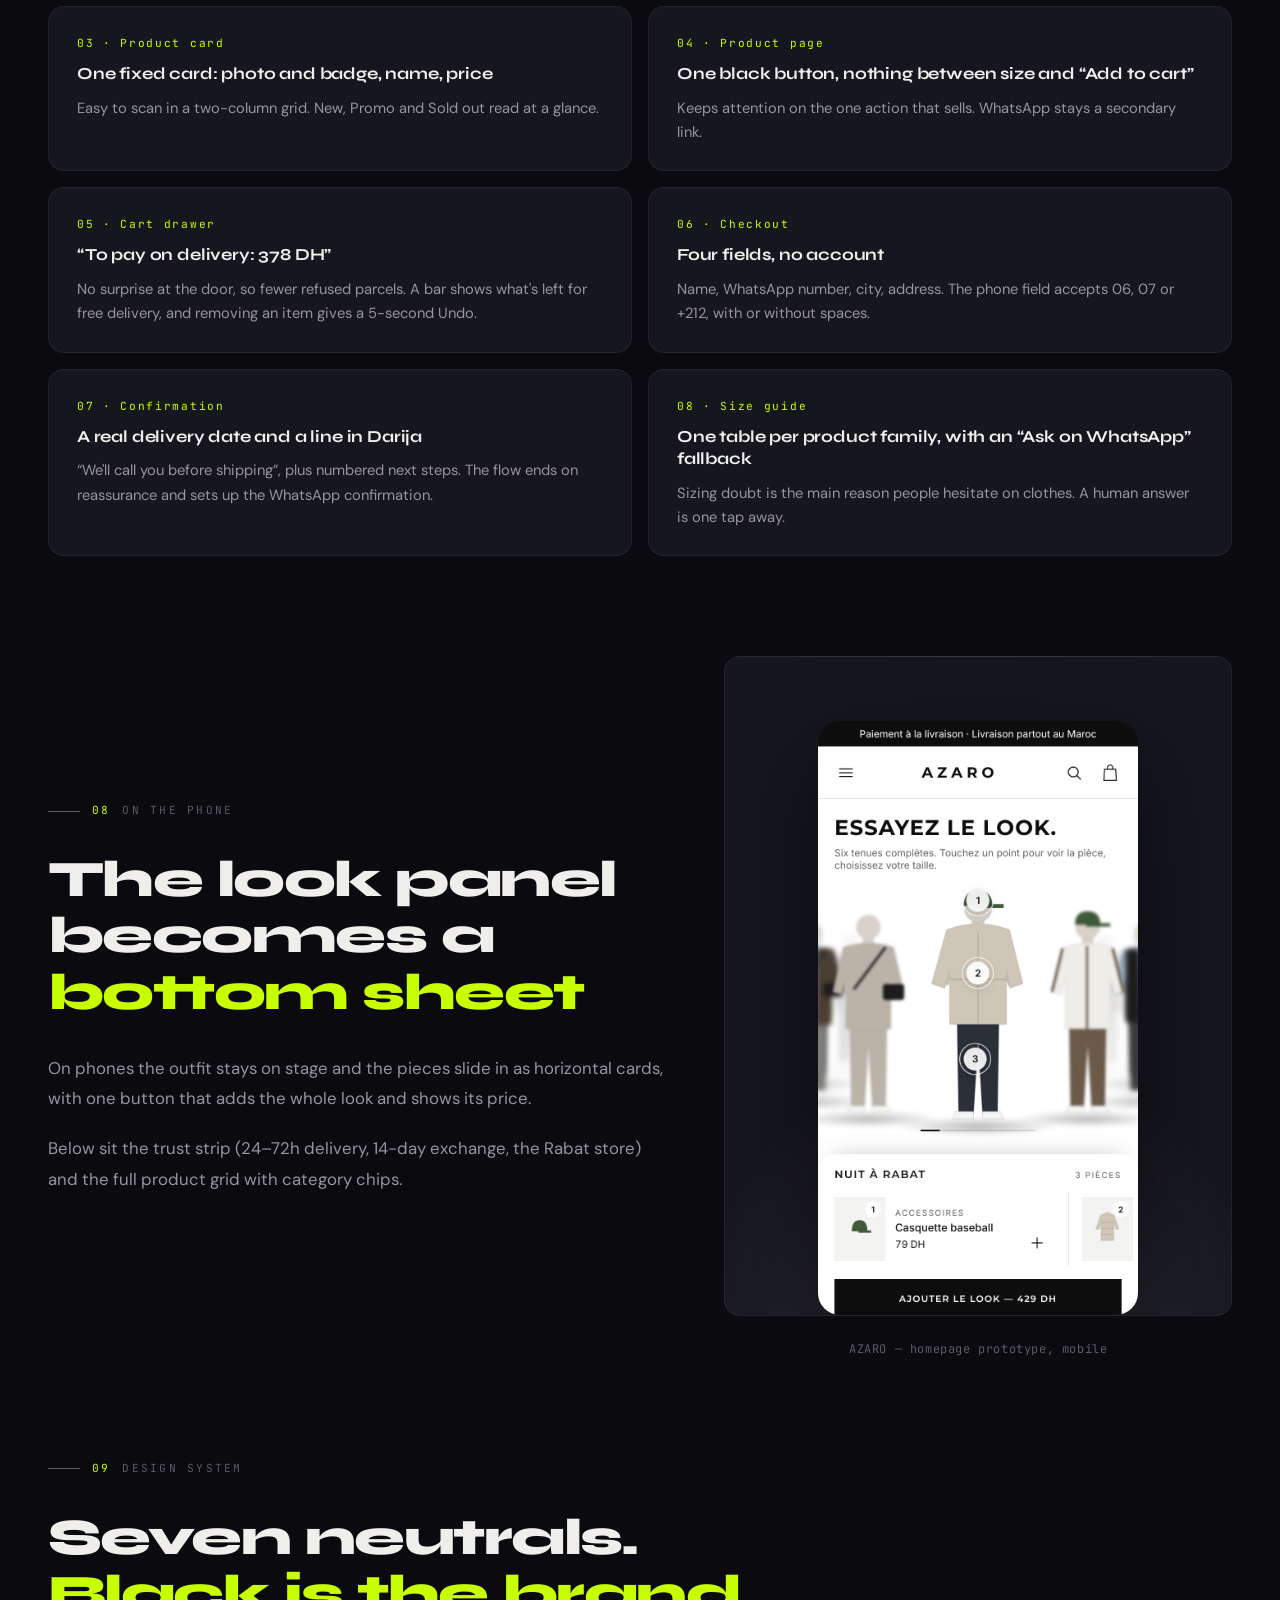
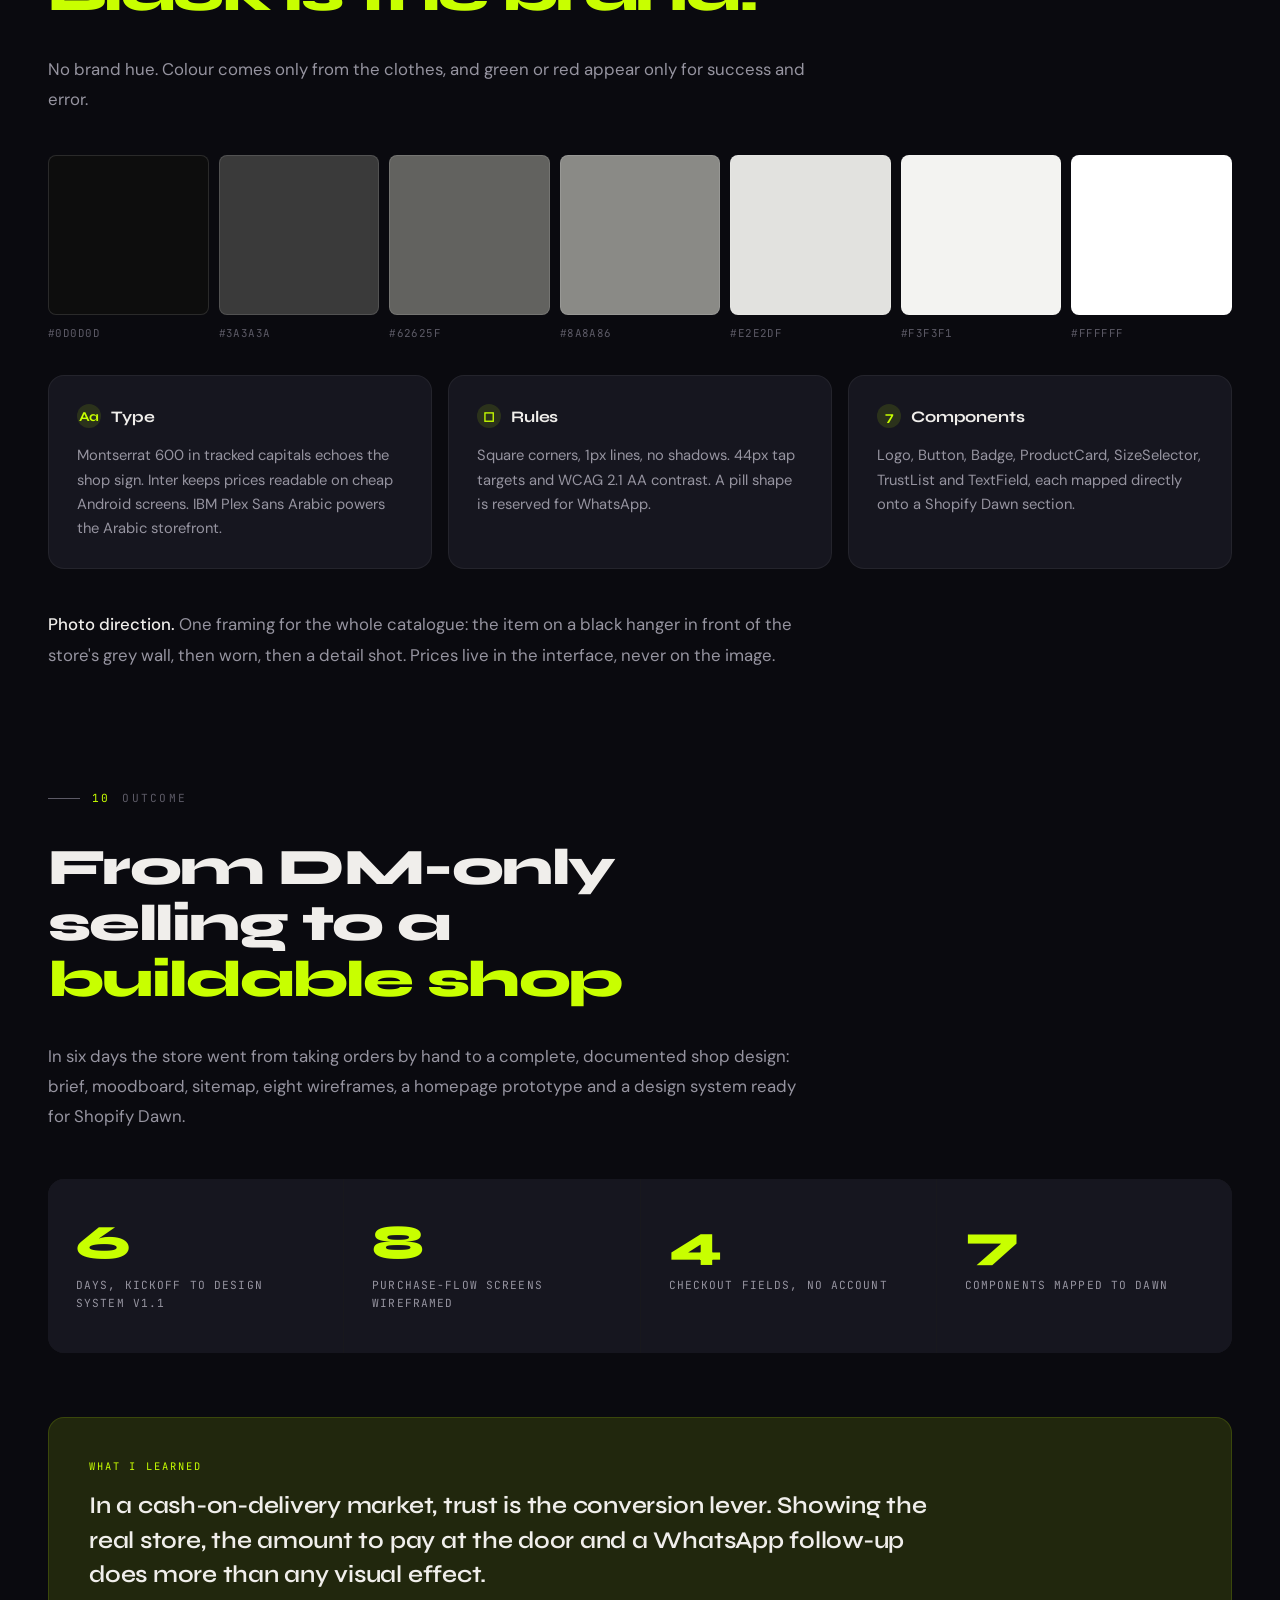
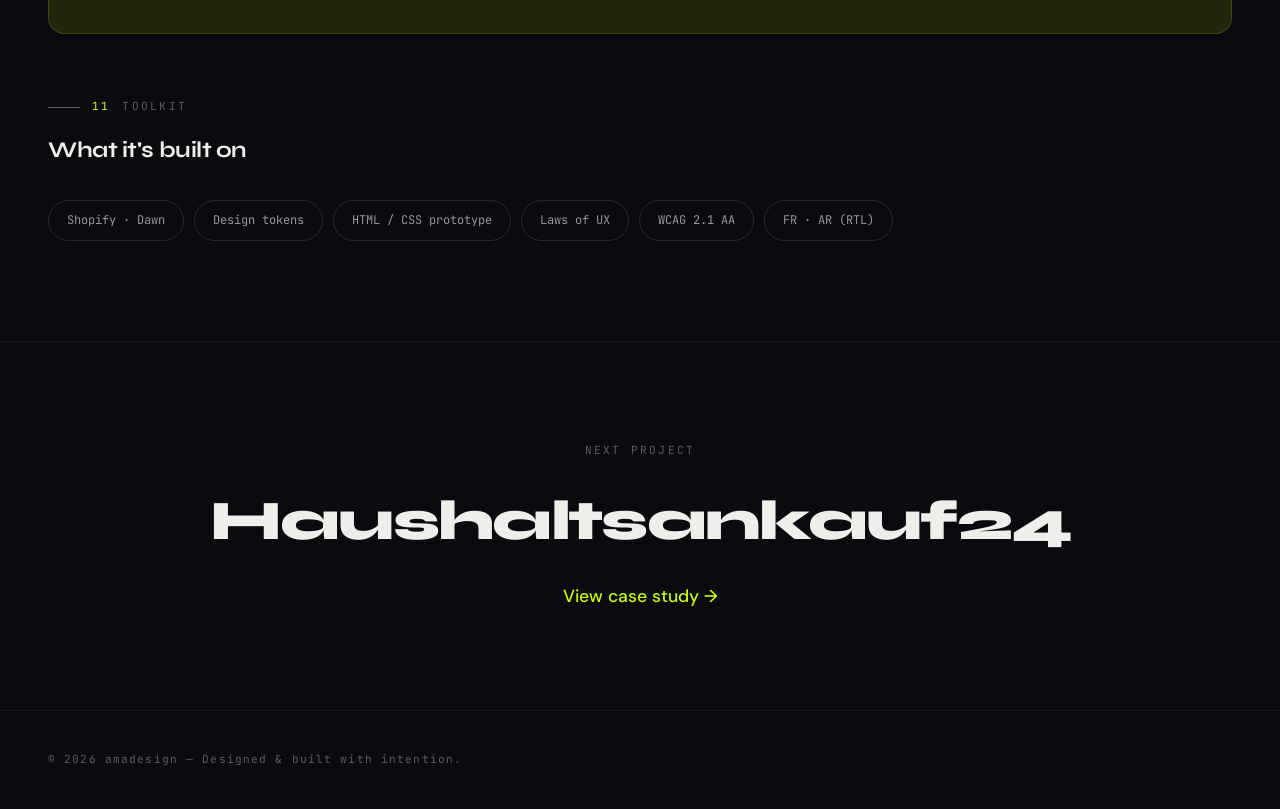
<file: project-azaro.html>
<!DOCTYPE html>
<html lang="en">
<head>
  <meta charset="UTF-8">
  <meta name="viewport" content="width=device-width, initial-scale=1.0">
  <title>AZARO — Menswear E-commerce, Rabat — amadesign</title>

  <link rel="preconnect" href="https://fonts.googleapis.com">
  <link rel="preconnect" href="https://fonts.gstatic.com" crossorigin>
  <link href="https://fonts.googleapis.com/css2?family=Syne:wght@400;500;600;700;800&family=DM+Sans:ital,opsz,wght@0,9..40,300;0,9..40,400;0,9..40,500;0,9..40,600;1,9..40,400&family=JetBrains+Mono:wght@300;400&display=swap" rel="stylesheet">

  <style>
    /* ═══════════════════════════════════════════════════════════════
       DESIGN TOKENS — synced with homepage
    ═══════════════════════════════════════════════════════════════ */
    :root {
      --bg-primary: #0a0a0f;
      --bg-secondary: #111118;
      --bg-card: #16161f;
      --bg-card-hover: #1c1c28;
      --bg-elevated: #1e1e2a;
      --text-primary: #f0eeeb;
      --text-secondary: #9694a0;
      --text-muted: #5c5a66;
      --text-accent: #c8ff00;
      --accent: #c8ff00;
      --accent-dim: rgba(200, 255, 0, 0.12);
      --accent-glow: rgba(200, 255, 0, 0.25);
      --accent-secondary: #6366f1;
      --accent-tertiary: #f472b6;
      --border: rgba(255, 255, 255, 0.06);
      --border-hover: rgba(255, 255, 255, 0.12);
      --glass: rgba(255, 255, 255, 0.03);
      --font-display: 'Syne', sans-serif;
      --font-body: 'DM Sans', sans-serif;
      --font-mono: 'JetBrains Mono', monospace;
      --container: 1280px;
      --radius: 16px;
      --radius-sm: 8px;
      --ease-out: cubic-bezier(0.16, 1, 0.3, 1);
    }

    *, *::before, *::after { margin: 0; padding: 0; box-sizing: border-box; }
    html { scroll-behavior: smooth; scroll-padding-top: 80px; -webkit-font-smoothing: antialiased; -moz-osx-font-smoothing: grayscale; }
    body { font-family: var(--font-body); background: var(--bg-primary); color: var(--text-primary); line-height: 1.6; overflow-x: hidden; }
    ::selection { background: var(--accent); color: var(--bg-primary); }
    a { color: inherit; text-decoration: none; }
    img { max-width: 100%; display: block; }

    .container { max-width: var(--container); margin: 0 auto; padding: 0 clamp(20px, 4vw, 48px); }

    /* Noise overlay */
    .noise-overlay {
      position: fixed; top: 0; left: 0; width: 100%; height: 100%;
      pointer-events: none; z-index: 9999; opacity: 0.035;
      background-image: url("data:image/svg+xml,%3Csvg viewBox='0 0 256 256' xmlns='http://www.w3.org/2000/svg'%3E%3Cfilter id='noise'%3E%3CfeTurbulence type='fractalNoise' baseFrequency='0.9' numOctaves='4' stitchTiles='stitch'/%3E%3C/filter%3E%3Crect width='100%25' height='100%25' filter='url(%23noise)'/%3E%3C/svg%3E");
    }

    /* Reveal animations */
    .reveal { opacity: 0; transform: translateY(40px); transition: opacity 0.8s var(--ease-out), transform 0.8s var(--ease-out); }
    .reveal.visible { opacity: 1; transform: translateY(0); }

    /* ═══════════════════════════════════════════════════════════════
       NAVBAR — synced with homepage architecture
    ═══════════════════════════════════════════════════════════════ */
    .navbar {
      position: fixed; top: 0; left: 0; width: 100%; z-index: 1000;
      padding: 0 clamp(20px, 4vw, 48px);
      transition: background 0.4s, backdrop-filter 0.4s, box-shadow 0.4s;
    }
    .navbar.scrolled {
      background: rgba(10, 10, 15, 0.8);
      backdrop-filter: blur(20px); -webkit-backdrop-filter: blur(20px);
      box-shadow: 0 1px 0 var(--border);
    }
    .navbar-inner {
      max-width: var(--container); margin: 0 auto;
      display: flex; align-items: center; justify-content: space-between;
      height: 72px;
    }
    .logo {
      font-family: var(--font-display); font-weight: 800; font-size: 1.2rem;
      letter-spacing: -0.03em; display: flex; align-items: center; gap: 8px;
    }
    .logo-dot {
      width: 8px; height: 8px; border-radius: 50%;
      background: var(--accent); box-shadow: 0 0 12px var(--accent-glow);
      animation: pulse 2s ease-in-out infinite;
    }
    @keyframes pulse { 0%, 100% { opacity: 1; transform: scale(1); } 50% { opacity: 0.6; transform: scale(0.8); } }
    .nav-links { display: flex; align-items: center; gap: 32px; list-style: none; }
    .nav-links a {
      font-family: var(--font-body); font-size: 0.85rem; font-weight: 500;
      color: var(--text-secondary); transition: color 0.3s; position: relative;
    }
    .nav-links a::after {
      content: ''; position: absolute; bottom: -4px; left: 0; width: 0; height: 1.5px;
      background: var(--accent); transition: width 0.3s var(--ease-out);
    }
    .nav-links a:hover { color: var(--text-primary); }
    .nav-links a:hover::after { width: 100%; }
    .nav-cta {
      padding: 10px 24px; border: 1px solid var(--border-hover); border-radius: 100px;
      font-size: 0.85rem; font-weight: 500; color: var(--text-primary) !important;
      transition: all 0.3s var(--ease-out);
    }
    .nav-cta:hover { background: var(--accent); color: var(--bg-primary) !important; border-color: var(--accent); }
    .nav-cta:hover::after { display: none; }
    .hamburger { display: none; flex-direction: column; gap: 5px; cursor: pointer; background: none; border: none; padding: 8px; }
    .hamburger span { display: block; width: 24px; height: 1.5px; background: var(--text-primary); transition: all 0.3s var(--ease-out); }

    /* ═══════════════════════════════════════════════════════════════
       PROJECT HERO
    ═══════════════════════════════════════════════════════════════ */
    .project-hero {
      padding: 160px 0 80px;
      position: relative;
    }
    .project-hero::before {
      content: ''; position: absolute; inset: 0;
      background-image:
        linear-gradient(rgba(255,255,255,0.02) 1px, transparent 1px),
        linear-gradient(90deg, rgba(255,255,255,0.02) 1px, transparent 1px);
      background-size: 80px 80px;
      mask-image: radial-gradient(ellipse 60% 60% at 50% 30%, black, transparent);
      pointer-events: none;
    }
    .project-hero-content { position: relative; z-index: 2; }

    .project-category-tag {
      display: inline-flex; align-items: center; gap: 8px;
      padding: 6px 16px; border-radius: 100px;
      background: var(--accent-dim); border: 1px solid rgba(200, 255, 0, 0.15);
      font-family: var(--font-mono); font-size: 0.7rem; letter-spacing: 0.1em;
      text-transform: uppercase; color: var(--accent);
      margin-bottom: 24px;
    }
    .project-headline {
      font-family: var(--font-display); font-weight: 800;
      font-size: clamp(2.5rem, 6vw, 5.5rem);
      line-height: 1; letter-spacing: -0.04em;
      margin-bottom: 32px;
      max-width: 900px;
    }
    .project-headline .accent { color: var(--accent); font-style: italic; }
    .project-intro {
      max-width: 720px; font-size: 1.15rem;
      color: var(--text-secondary); line-height: 1.7;
      margin-bottom: 48px;
    }
    .project-cta-row {
      display: flex; gap: 16px; flex-wrap: wrap;
      margin-bottom: 80px;
    }
    .live-link {
      display: inline-flex; align-items: center; gap: 10px;
      padding: 14px 28px; border-radius: 100px;
      background: var(--accent); color: var(--bg-primary);
      font-weight: 600; font-size: 0.95rem;
      transition: all 0.3s var(--ease-out);
    }
    .live-link:hover { box-shadow: 0 8px 32px var(--accent-glow); transform: translateY(-2px); }
    .live-link svg { transition: transform 0.3s; }
    .live-link:hover svg { transform: translate(2px, -2px); }

    .project-meta-grid {
      display: grid;
      grid-template-columns: repeat(4, 1fr);
      gap: 1px;
      background: var(--border);
      border-radius: var(--radius);
      overflow: hidden;
      margin-bottom: 80px;
    }
    .project-meta-item {
      padding: 28px;
      background: var(--bg-card);
    }
    .meta-label {
      font-family: var(--font-mono); font-size: 0.65rem;
      letter-spacing: 0.2em; text-transform: uppercase;
      color: var(--accent); margin-bottom: 10px;
    }
    .meta-value {
      font-family: var(--font-display); font-weight: 600;
      font-size: 1rem; line-height: 1.4;
    }

    /* ═══════════════════════════════════════════════════════════════
       MOCKUP SHOWCASE
    ═══════════════════════════════════════════════════════════════ */
    .mockup-section { padding: 80px 0; }

    .mockup-section-label {
      font-family: var(--font-mono); font-size: 0.7rem;
      letter-spacing: 0.2em; text-transform: uppercase;
      color: var(--text-muted);
      display: flex; align-items: center; gap: 12px;
      margin-bottom: 32px;
    }
    .mockup-section-label::before { content: ''; width: 32px; height: 1px; background: var(--text-muted); }
    .mockup-section-label .num { color: var(--accent); }

    .mockup-heading {
      font-family: var(--font-display); font-weight: 800;
      font-size: clamp(1.8rem, 3.5vw, 2.6rem);
      letter-spacing: -0.03em; line-height: 1.15;
      margin-bottom: 16px;
      max-width: 720px;
    }
    .mockup-subheading {
      color: var(--text-secondary); font-size: 1.05rem;
      line-height: 1.7; max-width: 640px;
      margin-bottom: 56px;
    }

    .mockup-frame {
      position: relative;
      border-radius: var(--radius);
      overflow: hidden;
      background: linear-gradient(180deg, #1a1d24 0%, #0d0f14 100%);
      padding: clamp(16px, 3vw, 32px);
      box-shadow:
        0 40px 80px rgba(0, 0, 0, 0.5),
        0 0 0 1px rgba(255, 255, 255, 0.04);
    }
    .mockup-frame.no-padding { padding: 0; }
    .mockup-frame svg { display: block; width: 100%; height: auto; }

    .mockup-caption {
      margin-top: 24px;
      font-family: var(--font-mono); font-size: 0.75rem;
      letter-spacing: 0.05em; color: var(--text-muted);
      text-align: center;
    }

    /* ═══════════════════════════════════════════════════════════════
       CONTENT SECTIONS
    ═══════════════════════════════════════════════════════════════ */
    .content-section { padding: 100px 0; }
    .section-heading {
      font-family: var(--font-display); font-weight: 800;
      font-size: clamp(2rem, 4vw, 3.2rem);
      letter-spacing: -0.03em; line-height: 1.1;
      margin-bottom: 32px;
      max-width: 720px;
    }
    .section-heading .accent { color: var(--accent); }
    .body-text {
      max-width: 760px;
      color: var(--text-secondary);
      font-size: 1.05rem; line-height: 1.8;
      margin-bottom: 20px;
    }
    .body-text strong { color: var(--text-primary); font-weight: 500; }

    .diagnosis-grid {
      display: grid; grid-template-columns: 1fr 1fr; gap: 24px;
      margin-top: 48px;
    }
    .diagnosis-card {
      padding: 36px;
      background: var(--bg-card);
      border: 1px solid var(--border);
      border-radius: var(--radius);
    }
    .diagnosis-card h3 {
      font-family: var(--font-display); font-weight: 700;
      font-size: 1.15rem; letter-spacing: -0.01em;
      margin-bottom: 24px;
      display: flex; align-items: center; gap: 10px;
    }
    .diagnosis-card h3 .icon-circle {
      width: 24px; height: 24px; border-radius: 50%;
      display: inline-flex; align-items: center; justify-content: center;
      font-size: 0.85rem; font-weight: 700;
    }
    .challenges h3 .icon-circle { background: rgba(244, 114, 182, 0.15); color: #f472b6; }
    .direction h3 .icon-circle { background: var(--accent-dim); color: var(--accent); }
    .diagnosis-card ul { list-style: none; display: flex; flex-direction: column; gap: 14px; }
    .diagnosis-card li {
      color: var(--text-secondary); font-size: 0.95rem;
      line-height: 1.6; padding-left: 20px; position: relative;
    }
    .diagnosis-card li::before {
      content: ''; position: absolute; left: 0; top: 10px;
      width: 6px; height: 6px; border-radius: 50%;
    }
    .challenges li::before { background: #f472b6; }
    .direction li::before { background: var(--accent); }

    /* Process timeline */
    .process-grid {
      display: grid; grid-template-columns: repeat(4, 1fr); gap: 16px;
      margin-top: 48px;
    }
    .process-step {
      padding: 32px 24px;
      background: var(--bg-card);
      border: 1px solid var(--border);
      border-radius: var(--radius);
      transition: all 0.4s var(--ease-out);
    }
    .process-step:hover { background: var(--bg-card-hover); border-color: var(--border-hover); transform: translateY(-4px); }
    .process-step-num {
      font-family: var(--font-display); font-weight: 800;
      font-size: 2.5rem; color: var(--accent-dim); line-height: 1;
      margin-bottom: 16px;
    }
    .process-step h3 {
      font-family: var(--font-display); font-weight: 700;
      font-size: 1.1rem; margin-bottom: 12px;
    }
    .process-step p { color: var(--text-secondary); font-size: 0.88rem; line-height: 1.7; }

    /* Impact stats */
    .impact-grid {
      display: grid; grid-template-columns: repeat(4, 1fr); gap: 1px;
      background: var(--border); border-radius: var(--radius); overflow: hidden;
      margin-top: 48px;
    }
    .impact-stat { padding: 40px 28px; background: var(--bg-card); text-align: left; }
    .impact-number {
      font-family: var(--font-display); font-weight: 800;
      font-size: clamp(2rem, 4vw, 3rem);
      letter-spacing: -0.03em; color: var(--accent);
      line-height: 1; margin-bottom: 10px;
    }
    .impact-label { font-family: var(--font-mono); font-size: 0.7rem; letter-spacing: 0.1em; color: var(--text-secondary); text-transform: uppercase; }

    /* Toolkit chips */
    .toolkit-chips { display: flex; flex-wrap: wrap; gap: 10px; margin-top: 32px; }
    .toolkit-chip {
      padding: 10px 18px; border-radius: 100px;
      border: 1px solid var(--border-hover);
      font-family: var(--font-mono); font-size: 0.75rem;
      color: var(--text-secondary);
    }

    /* Next project */
    .next-project {
      padding: 100px 0; border-top: 1px solid var(--border);
      text-align: center;
    }
    .next-project-label {
      font-family: var(--font-mono); font-size: 0.7rem;
      letter-spacing: 0.2em; text-transform: uppercase;
      color: var(--text-muted); margin-bottom: 16px;
    }
    .next-project-title {
      font-family: var(--font-display); font-weight: 800;
      font-size: clamp(2rem, 5vw, 3.5rem);
      letter-spacing: -0.03em;
      margin-bottom: 16px;
    }
    .next-project a {
      display: inline-flex; align-items: center; gap: 12px;
      color: var(--accent); font-size: 1.1rem; font-weight: 500;
      transition: gap 0.3s var(--ease-out);
    }
    .next-project a:hover { gap: 20px; }

    /* Footer — synced with homepage */
    .footer { padding: 40px 0; border-top: 1px solid var(--border); }
    .footer-inner { display: flex; align-items: center; justify-content: space-between; }
    .footer-copy { font-family: var(--font-mono); font-size: 0.7rem; letter-spacing: 0.1em; color: var(--text-muted); }

    /* ═══════════════════════════════════════════════════════════════
       RESPONSIVE
    ═══════════════════════════════════════════════════════════════ */
    @media (max-width: 1024px) {
      .project-meta-grid { grid-template-columns: repeat(2, 1fr); }
      .process-grid { grid-template-columns: repeat(2, 1fr); }
      .impact-grid { grid-template-columns: repeat(2, 1fr); }
    }
    @media (max-width: 768px) {
      .nav-links {
        display: none; position: fixed; top: 72px; left: 0; width: 100%;
        background: rgba(10, 10, 15, 0.97); backdrop-filter: blur(20px);
        flex-direction: column; padding: 32px; gap: 24px;
        border-bottom: 1px solid var(--border);
      }
      .nav-links.open { display: flex; }
      .hamburger { display: flex; }
      .diagnosis-grid { grid-template-columns: 1fr; }
      .project-meta-grid { grid-template-columns: 1fr; }
      .footer-inner { flex-direction: column; gap: 16px; text-align: center; }
    }
    /* ═══════════════════════════════════════════════════════════════
       SHOT STAGE — real mobile screenshot on a tinted stage
    ═══════════════════════════════════════════════════════════════ */
    .shot-stage {
      position: relative;
      display: flex; justify-content: center;
      height: clamp(460px, 52vw, 660px);
      padding-top: 64px;
      overflow: hidden;
      border-radius: var(--radius);
      border: 1px solid var(--border);
      background:
        radial-gradient(90% 70% at 50% 105%, var(--stage-glow, transparent), transparent 65%),
        var(--bg-card);
    }
    .shot-stage img {
      width: min(320px, 72%);
      aspect-ratio: 1 / 2;
      object-fit: cover; object-position: top center;
      border-radius: 22px;
      box-shadow: 0 40px 90px rgba(0, 0, 0, 0.55);
    }
    .impact-grid.is-3 { grid-template-columns: repeat(3, 1fr); }
    @media (max-width: 768px) {
      .shot-stage { height: 440px; padding-top: 40px; }
      .impact-grid.is-3 { grid-template-columns: 1fr; }
    }
    /* ═══════════════════════════════════════════════════════════════
       AZARO — page-specific additions
    ═══════════════════════════════════════════════════════════════ */
    .mockup-frame img { display: block; width: 100%; height: auto; border-radius: 10px; }
    .mockup-frame.is-paper { background: linear-gradient(180deg, #f3f3f1 0%, #e9e9e6 100%); }
    .mockup-stack { display: grid; gap: 20px; }

    .process-grid.is-5 { grid-template-columns: repeat(5, 1fr); }
    .process-step-date {
      font-family: var(--font-mono); font-size: 0.65rem; letter-spacing: 0.15em;
      text-transform: uppercase; color: var(--text-muted); margin-bottom: 10px;
    }

    .decision-list { display: grid; grid-template-columns: 1fr 1fr; gap: 16px; margin-top: 48px; }
    .decision {
      padding: 28px 28px 26px; background: var(--bg-card);
      border: 1px solid var(--border); border-radius: var(--radius);
      display: grid; gap: 10px; align-content: start;
    }
    .decision-num { font-family: var(--font-mono); font-size: 0.7rem; letter-spacing: 0.15em; color: var(--accent); }
    .decision h3 { font-family: var(--font-display); font-weight: 700; font-size: 1.05rem; line-height: 1.35; letter-spacing: -0.01em; }
    .decision p { color: var(--text-secondary); font-size: 0.92rem; line-height: 1.65; }

    /* Long next-project names (Haushaltsankauf24) must fit a 390px phone */
    .next-project-title { font-size: clamp(1.25rem, 5.5vw, 3.5rem); }

    .split { display: grid; grid-template-columns: 1.1fr 0.9fr; gap: 56px; align-items: center; }
    .split .shot-stage { margin: 0; }

    .swatches { display: grid; grid-template-columns: repeat(7, 1fr); gap: 10px; margin: 40px 0 16px; }
    .swatch { display: grid; gap: 10px; }
    .swatch i { display: block; aspect-ratio: 1 / 1; border-radius: var(--radius-sm); border: 1px solid var(--border-hover); }
    .swatch span { font-family: var(--font-mono); font-size: 0.68rem; color: var(--text-muted); letter-spacing: 0.04em; }
    .ds-grid { display: grid; grid-template-columns: repeat(3, 1fr); gap: 16px; margin-top: 32px; }
    .ds-grid .diagnosis-card { padding: 28px; }
    .ds-grid .diagnosis-card h3 { margin-bottom: 14px; font-size: 1rem; }
    .ds-grid p { color: var(--text-secondary); font-size: 0.92rem; line-height: 1.65; }

    .learned {
      margin-top: 64px; padding: 40px; border-radius: var(--radius);
      border: 1px solid rgba(200, 255, 0, 0.15); background: var(--accent-dim);
    }
    .learned .meta-label { margin-bottom: 14px; }
    .learned p { font-family: var(--font-display); font-weight: 600; font-size: clamp(1.15rem, 2vw, 1.5rem); line-height: 1.45; letter-spacing: -0.01em; max-width: 860px; }

    @media (max-width: 1024px) {
      .process-grid.is-5 { grid-template-columns: repeat(2, 1fr); }
      .split { grid-template-columns: 1fr; gap: 40px; }
      .ds-grid { grid-template-columns: 1fr; }
    }
    @media (max-width: 768px) {
      .decision-list { grid-template-columns: 1fr; }
      .process-grid.is-5 { grid-template-columns: 1fr; }
      .swatches { grid-template-columns: repeat(4, 1fr); }
      .learned { padding: 28px; }
    }
  </style>
</head>
<body>

  <div class="noise-overlay"></div>

  <!-- ═══════════════════════════════════════════════════════════
       NAVIGATION — synced with homepage architecture
  ═══════════════════════════════════════════════════════════ -->
  <nav class="navbar" id="navbar">
    <div class="navbar-inner">
      <a href="index.html" class="logo">
        <span class="logo-dot"></span>
        amadesign.
      </a>
      <ul class="nav-links" id="navLinks">
        <li><a href="about.html">About</a></li>
        <li><a href="index.html#work">Work</a></li>
        <li><a href="index.html#contact" class="nav-cta">Let's Talk</a></li>
      </ul>
      <button class="hamburger" id="hamburger" aria-label="Toggle navigation">
        <span></span><span></span><span></span>
      </button>
    </div>
  </nav>

  <!-- ═══════════════════════════════════════════════════════════
       PROJECT HERO
  ═══════════════════════════════════════════════════════════ -->
  <section class="project-hero">
    <div class="container project-hero-content">
      <div class="project-category-tag">E-commerce · UX/UI · Design System</div>

      <h1 class="project-headline">
        AZARO — Menswear, <span class="accent">pay on delivery</span>
      </h1>

      <p class="project-intro">
        Turning an Instagram-only menswear store in Rabat into a phone-first shop where customers order in four fields and pay at the door. I designed it end to end, from the kickoff questionnaire to a Shopify-ready design system.
      </p>

      <!-- STATUS NEEDED: once the shop is live, add a .project-cta-row with a .live-link to the store URL. -->

      <div class="project-meta-grid">
        <div class="project-meta-item">
          <div class="meta-label">Role</div>
          <div class="meta-value">Product Designer &amp; Project Lead (solo)</div>
        </div>
        <div class="project-meta-item">
          <div class="meta-label">Timeline</div>
          <div class="meta-value">17–22 Nov 2026</div>
        </div>
        <div class="project-meta-item">
          <div class="meta-label">Platform</div>
          <div class="meta-value">Shopify · Dawn · FR + AR</div>
        </div>
        <div class="project-meta-item">
          <div class="meta-label">Deliverables</div>
          <div class="meta-value">Brief, IA, Wireframes, UI, Design System</div>
        </div>
      </div>
    </div>
  </section>

  <!-- ═══════════════════════════════════════════════════════════
       01 — HOMEPAGE, DESKTOP
  ═══════════════════════════════════════════════════════════ -->
  <section class="mockup-section">
    <div class="container">
      <div class="reveal">
        <div class="mockup-section-label"><span class="num">01</span> Homepage</div>
        <h2 class="mockup-heading">Sell the outfit, not the single piece</h2>
        <p class="mockup-subheading">The hero is <em>Essayez le look</em>: a swipeable carousel of six complete outfits. Numbered pins name each piece, and the side panel lists them with prices, sizes and one button to add the full look at 10% off.</p>
      </div>

      <div class="mockup-frame reveal">
        <img src="assets/azaro_home_desktop.jpg" alt="AZARO homepage on desktop: the Essayez le look carousel with a three-piece outfit and its side panel listing a cap, a puffer and a tracksuit with prices" loading="lazy" decoding="async" width="1800" height="1125">
      </div>
      <p class="mockup-caption">AZARO — homepage prototype, desktop (French storefront)</p>
    </div>
  </section>

  <!-- ═══════════════════════════════════════════════════════════
       02 — OVERVIEW
  ═══════════════════════════════════════════════════════════ -->
  <section class="content-section">
    <div class="container">
      <div class="reveal">
        <div class="mockup-section-label"><span class="num">02</span> Overview</div>
        <h2 class="section-heading">A store that sold on Instagram but <span class="accent">couldn't take orders</span></h2>
        <p class="body-text">AZARO is a men's streetwear and sportswear store on Avenue Al Kifah in Rabat. It sells sets, puffers, fleeces and knitwear at <strong>99 to 249 DH</strong>, in sizes M to XXL. Every sale started on Instagram: a Reel filmed in the store, the price written on the video, then a DM or a WhatsApp message.</p>
        <p class="body-text">That meant every order needed a person to answer, confirm the size and arrange delivery by hand. Customers who browsed at night, or outside Rabat, often never got an answer.</p>
        <p class="body-text"><strong>The goal</strong> was not just a website. It was a working sales process: a shop that takes real orders on its own, in a market where most people pay cash on delivery.</p>
      </div>
    </div>
  </section>

  <!-- ═══════════════════════════════════════════════════════════
       03 — DIAGNOSIS
  ═══════════════════════════════════════════════════════════ -->
  <section class="content-section" style="padding-top: 0;">
    <div class="container">
      <div class="reveal">
        <div class="mockup-section-label"><span class="num">03</span> Diagnosis</div>
        <h2 class="section-heading">Real constraints, <span class="accent">clear direction</span></h2>
      </div>

      <div class="diagnosis-grid reveal">
        <div class="diagnosis-card challenges">
          <h3><span class="icon-circle">✕</span> Constraints</h3>
          <ul>
            <li><strong>Phone first.</strong> Almost all traffic arrives from Instagram and TikTok, on mid-range Android phones.</li>
            <li><strong>Cash on delivery.</strong> A refused parcel costs more than a lost sale, so trust has to come before style.</li>
            <li><strong>No brand guidelines.</strong> The only identity was a backlit shop sign and a black-and-white store.</li>
            <li><strong>Strict platform rules.</strong> No third-party brand names in product names, photos, tags or ads.</li>
            <li><strong>Lean budget.</strong> One launch budget for the Shopify plan, the domain and the first ads.</li>
          </ul>
        </div>

        <div class="diagnosis-card direction">
          <h3><span class="icon-circle">✓</span> Design Direction</h3>
          <ul>
            <li>Make three things obvious on every screen: <strong>the price, the size, and that you pay on delivery</strong></li>
            <li>Keep what already worked on Instagram: the big readable price, sizes up front, the real store as proof</li>
            <li>Black is the brand: a quiet neutral system where colour comes only from the clothes</li>
            <li>A checkout short enough to finish one-handed, with WhatsApp as the safety net at every step</li>
          </ul>
        </div>
      </div>
    </div>
  </section>

  <!-- ═══════════════════════════════════════════════════════════
       04 — PROCESS
  ═══════════════════════════════════════════════════════════ -->
  <section class="content-section" style="padding-top: 0;">
    <div class="container">
      <div class="reveal">
        <div class="mockup-section-label"><span class="num">04</span> Process</div>
        <h2 class="section-heading">Brief to design system <span class="accent">in six days</span></h2>
      </div>

      <div class="process-grid is-5 reveal">
        <div class="process-step">
          <div class="process-step-num">01</div>
          <div class="process-step-date">17 Nov</div>
          <h3>Kickoff brief</h3>
          <p>A 12-question brief that put blockers first: admin access, budget, card payments, margins, delivery partner, who answers WhatsApp. Each question said <em>why</em> it mattered, so answers came back faster.</p>
        </div>
        <div class="process-step">
          <div class="process-step-num">02</div>
          <div class="process-step-date">20 Nov</div>
          <h3>Brand audit</h3>
          <p>I studied the last 12 Instagram posts as a visitor. The moodboard kept what worked: black, grey and white like the backlit sign, colour only from the clothes.</p>
        </div>
        <div class="process-step">
          <div class="process-step-num">03</div>
          <div class="process-step-date">20 Nov</div>
          <h3>Sitemap</h3>
          <p>Built from real stock, not a fashion template. Sets were 5 of 12 posts, so they got their own category. Unconfirmed categories stayed dashed.</p>
        </div>
        <div class="process-step">
          <div class="process-step-num">04</div>
          <div class="process-step-date">20 Nov</div>
          <h3>Wireframes</h3>
          <p>Eight mobile screens along the real path, from Instagram to confirmation, each decision tied to a UX law.</p>
        </div>
        <div class="process-step">
          <div class="process-step-num">05</div>
          <div class="process-step-date">22 Nov</div>
          <h3>Design system</h3>
          <p>Tokens, type, components and content rules written for Shopify Dawn, so the build matches the design without guesswork.</p>
        </div>
      </div>
    </div>
  </section>

  <!-- ═══════════════════════════════════════════════════════════
       05 — INFORMATION ARCHITECTURE
  ═══════════════════════════════════════════════════════════ -->
  <section class="mockup-section">
    <div class="container">
      <div class="reveal">
        <div class="mockup-section-label"><span class="num">05</span> Information Architecture</div>
        <h2 class="mockup-heading">A catalogue built from what the store actually sells</h2>
        <p class="mockup-subheading">Eight menu entries. Promo sits in black, and <em>Petits prix</em> (under 150 DH, under 250 DH) gets its own entry, because price is the main reason people buy. Dashed categories wait for confirmed stock.</p>
      </div>

      <div class="mockup-frame is-paper reveal">
        <img src="assets/azaro_sitemap.jpg" alt="AZARO sitemap: home branches into Nouveautés, Ensembles, Vestes et manteaux, Hauts, Bas (pending), Accessoires, Promo and Petits prix, with sub-collections" loading="lazy" decoding="async" width="1800" height="612">
      </div>
      <p class="mockup-caption">Sitemap v1 — solid at launch, dashed pending stock confirmation</p>
    </div>
  </section>

  <!-- ═══════════════════════════════════════════════════════════
       06 — PURCHASE FLOW WIREFRAMES
  ═══════════════════════════════════════════════════════════ -->
  <section class="mockup-section">
    <div class="container">
      <div class="reveal">
        <div class="mockup-section-label"><span class="num">06</span> Purchase Flow</div>
        <h2 class="mockup-heading">Eight screens, structure before style</h2>
        <p class="mockup-subheading">Low-fidelity on purpose: no images, no colour, just order and labels. Design-system components are tagged on each screen so the jump to UI is mechanical.</p>
      </div>

      <div class="mockup-stack reveal">
        <div class="mockup-frame is-paper">
          <img src="assets/azaro_wireframes_1.jpg" alt="Wireframes 01 to 04: homepage, menu, collection grid and product page with size selector" loading="lazy" decoding="async" width="1800" height="1410">
        </div>
        <div class="mockup-frame is-paper">
          <img src="assets/azaro_wireframes_2.jpg" alt="Wireframes 05 to 08: cart drawer showing the amount to pay on delivery, four-field checkout, confirmation screen and size guide" loading="lazy" decoding="async" width="1800" height="880">
        </div>
      </div>
      <p class="mockup-caption">Home → Menu → Collection → Product → Cart → Checkout → Confirmation → Size guide</p>
    </div>
  </section>

  <!-- ═══════════════════════════════════════════════════════════
       07 — KEY DECISIONS
  ═══════════════════════════════════════════════════════════ -->
  <section class="content-section">
    <div class="container">
      <div class="reveal">
        <div class="mockup-section-label"><span class="num">07</span> Key Decisions</div>
        <h2 class="section-heading">Every screen answers <span class="accent">a cash-on-delivery doubt</span></h2>
      </div>

      <div class="decision-list reveal">
        <div class="decision">
          <span class="decision-num">01 · Announcement bar</span>
          <h3>“Pay on delivery · Delivery all over Morocco”, stated once</h3>
          <p>Answers the first question of COD shoppers without repeating it on every block.</p>
        </div>
        <div class="decision">
          <span class="decision-num">02 · Homepage</span>
          <h3>New arrivals right after the hero</h3>
          <p>Returning Instagram followers come for the latest drop, so it sits where they look first.</p>
        </div>
        <div class="decision">
          <span class="decision-num">03 · Product card</span>
          <h3>One fixed card: photo and badge, name, price</h3>
          <p>Easy to scan in a two-column grid. New, Promo and Sold out read at a glance.</p>
        </div>
        <div class="decision">
          <span class="decision-num">04 · Product page</span>
          <h3>One black button, nothing between size and “Add to cart”</h3>
          <p>Keeps attention on the one action that sells. WhatsApp stays a secondary link.</p>
        </div>
        <div class="decision">
          <span class="decision-num">05 · Cart drawer</span>
          <h3>“To pay on delivery: 378 DH”</h3>
          <p>No surprise at the door, so fewer refused parcels. A bar shows what's left for free delivery, and removing an item gives a 5-second Undo.</p>
        </div>
        <div class="decision">
          <span class="decision-num">06 · Checkout</span>
          <h3>Four fields, no account</h3>
          <p>Name, WhatsApp number, city, address. The phone field accepts 06, 07 or +212, with or without spaces.</p>
        </div>
        <div class="decision">
          <span class="decision-num">07 · Confirmation</span>
          <h3>A real delivery date and a line in Darija</h3>
          <p>“We'll call you before shipping”, plus numbered next steps. The flow ends on reassurance and sets up the WhatsApp confirmation.</p>
        </div>
        <div class="decision">
          <span class="decision-num">08 · Size guide</span>
          <h3>One table per product family, with an “Ask on WhatsApp” fallback</h3>
          <p>Sizing doubt is the main reason people hesitate on clothes. A human answer is one tap away.</p>
        </div>
      </div>
    </div>
  </section>

  <!-- ═══════════════════════════════════════════════════════════
       08 — MOBILE
  ═══════════════════════════════════════════════════════════ -->
  <section class="content-section" style="padding-top: 0;">
    <div class="container">
      <div class="split">
        <div class="reveal">
          <div class="mockup-section-label"><span class="num">08</span> On the phone</div>
          <h2 class="section-heading">The look panel becomes a <span class="accent">bottom sheet</span></h2>
          <p class="body-text">On phones the outfit stays on stage and the pieces slide in as horizontal cards, with one button that adds the whole look and shows its price.</p>
          <p class="body-text">Below sit the trust strip (24–72h delivery, 14-day exchange, the Rabat store) and the full product grid with category chips.</p>
        </div>
        <div class="reveal">
          <div class="shot-stage" style="--stage-glow: rgba(246, 245, 242, 0.12);">
            <img src="assets/azaro_screen.png" alt="AZARO homepage on mobile: Essayez le look with a numbered outfit and a bottom sheet to add the full look for 429 DH" loading="lazy" decoding="async">
          </div>
          <p class="mockup-caption">AZARO — homepage prototype, mobile</p>
        </div>
      </div>
    </div>
  </section>

  <!-- ═══════════════════════════════════════════════════════════
       09 — DESIGN SYSTEM
  ═══════════════════════════════════════════════════════════ -->
  <section class="content-section" style="padding-top: 0;">
    <div class="container">
      <div class="reveal">
        <div class="mockup-section-label"><span class="num">09</span> Design System</div>
        <h2 class="section-heading">Seven neutrals. <span class="accent">Black is the brand.</span></h2>
        <p class="body-text">No brand hue. Colour comes only from the clothes, and green or red appear only for success and error.</p>

        <div class="swatches" aria-label="AZARO colour palette">
          <div class="swatch"><i style="background:#0d0d0d"></i><span>#0D0D0D</span></div>
          <div class="swatch"><i style="background:#3a3a3a"></i><span>#3A3A3A</span></div>
          <div class="swatch"><i style="background:#62625f"></i><span>#62625F</span></div>
          <div class="swatch"><i style="background:#8a8a86"></i><span>#8A8A86</span></div>
          <div class="swatch"><i style="background:#e2e2df"></i><span>#E2E2DF</span></div>
          <div class="swatch"><i style="background:#f3f3f1"></i><span>#F3F3F1</span></div>
          <div class="swatch"><i style="background:#ffffff"></i><span>#FFFFFF</span></div>
        </div>
      </div>

      <div class="ds-grid reveal">
        <div class="diagnosis-card direction">
          <h3><span class="icon-circle">Aa</span> Type</h3>
          <p>Montserrat 600 in tracked capitals echoes the shop sign. Inter keeps prices readable on cheap Android screens. IBM Plex Sans Arabic powers the Arabic storefront.</p>
        </div>
        <div class="diagnosis-card direction">
          <h3><span class="icon-circle">◻</span> Rules</h3>
          <p>Square corners, 1px lines, no shadows. 44px tap targets and WCAG 2.1 AA contrast. A pill shape is reserved for WhatsApp.</p>
        </div>
        <div class="diagnosis-card direction">
          <h3><span class="icon-circle">7</span> Components</h3>
          <p>Logo, Button, Badge, ProductCard, SizeSelector, TrustList and TextField, each mapped directly onto a Shopify Dawn section.</p>
        </div>
      </div>

      <p class="body-text" style="margin-top: 40px;"><strong>Photo direction.</strong> One framing for the whole catalogue: the item on a black hanger in front of the store's grey wall, then worn, then a detail shot. Prices live in the interface, never on the image.</p>
    </div>
  </section>

  <!-- ═══════════════════════════════════════════════════════════
       10 — OUTCOME
  ═══════════════════════════════════════════════════════════ -->
  <section class="content-section" style="padding-top: 0;">
    <div class="container">
      <div class="reveal">
        <div class="mockup-section-label"><span class="num">10</span> Outcome</div>
        <h2 class="section-heading">From DM-only selling to a <span class="accent">buildable shop</span></h2>
        <p class="body-text">In six days the store went from taking orders by hand to a complete, documented shop design: brief, moodboard, sitemap, eight wireframes, a homepage prototype and a design system ready for Shopify Dawn.</p>
      </div>

      <!-- RESULTS NEEDED: after launch, add launch date, orders in the first 30 days,
           conversion rate, refused COD parcels and a client quote. Do not publish estimates. -->

      <div class="impact-grid reveal">
        <div class="impact-stat">
          <div class="impact-number">6</div>
          <div class="impact-label">Days, kickoff to design system v1.1</div>
        </div>
        <div class="impact-stat">
          <div class="impact-number">8</div>
          <div class="impact-label">Purchase-flow screens wireframed</div>
        </div>
        <div class="impact-stat">
          <div class="impact-number">4</div>
          <div class="impact-label">Checkout fields, no account</div>
        </div>
        <div class="impact-stat">
          <div class="impact-number">7</div>
          <div class="impact-label">Components mapped to Dawn</div>
        </div>
      </div>

      <div class="learned reveal">
        <div class="meta-label">What I learned</div>
        <p>In a cash-on-delivery market, trust is the conversion lever. Showing the real store, the amount to pay at the door and a WhatsApp follow-up does more than any visual effect.</p>
      </div>

      <div class="reveal" style="margin-top: 64px;">
        <div class="mockup-section-label" style="margin-bottom: 16px;"><span class="num">11</span> Toolkit</div>
        <h3 style="font-family: var(--font-display); font-weight: 700; font-size: 1.4rem; letter-spacing: -0.02em;">What it's built on</h3>
        <div class="toolkit-chips">
          <span class="toolkit-chip">Shopify · Dawn</span>
          <span class="toolkit-chip">Design tokens</span>
          <span class="toolkit-chip">HTML / CSS prototype</span>
          <span class="toolkit-chip">Laws of UX</span>
          <span class="toolkit-chip">WCAG 2.1 AA</span>
          <span class="toolkit-chip">FR · AR (RTL)</span>
        </div>
      </div>
    </div>
  </section>

  <!-- ═══════════════════════════════════════════════════════════
       NEXT PROJECT
  ═══════════════════════════════════════════════════════════ -->
  <section class="next-project">
    <div class="container reveal">
      <div class="next-project-label">Next Project</div>
      <h2 class="next-project-title">Haushaltsankauf24</h2>
      <a href="project-haushaltsankauf.html">View case study →</a>
    </div>
  </section>

  <!-- ═══════════════════════════════════════════════════════════
       FOOTER — synced with homepage
  ═══════════════════════════════════════════════════════════ -->
  <footer class="footer">
    <div class="container">
      <div class="footer-inner">
        <div class="footer-copy">© 2026 amadesign — Designed &amp; built with intention.</div>
      </div>
    </div>
  </footer>

  <script>
    // Navbar scroll
    const navbar = document.getElementById('navbar');
    window.addEventListener('scroll', () => {
      if (window.scrollY > 50) navbar.classList.add('scrolled');
      else navbar.classList.remove('scrolled');
    });

    // Mobile nav toggle
    const hamburger = document.getElementById('hamburger');
    const navLinks = document.getElementById('navLinks');
    hamburger.addEventListener('click', () => navLinks.classList.toggle('open'));
    navLinks.querySelectorAll('a').forEach(link => {
      link.addEventListener('click', () => navLinks.classList.remove('open'));
    });

    // Reveal observer
    const ro = new IntersectionObserver((entries) => {
      entries.forEach(e => {
        if (e.isIntersecting) {
          e.target.classList.add('visible');
          ro.unobserve(e.target);
        }
      });
    }, { threshold: 0.15, rootMargin: '0px 0px -60px 0px' });
    document.querySelectorAll('.reveal').forEach(el => ro.observe(el));
  </script>
</body>
</html>
</file>
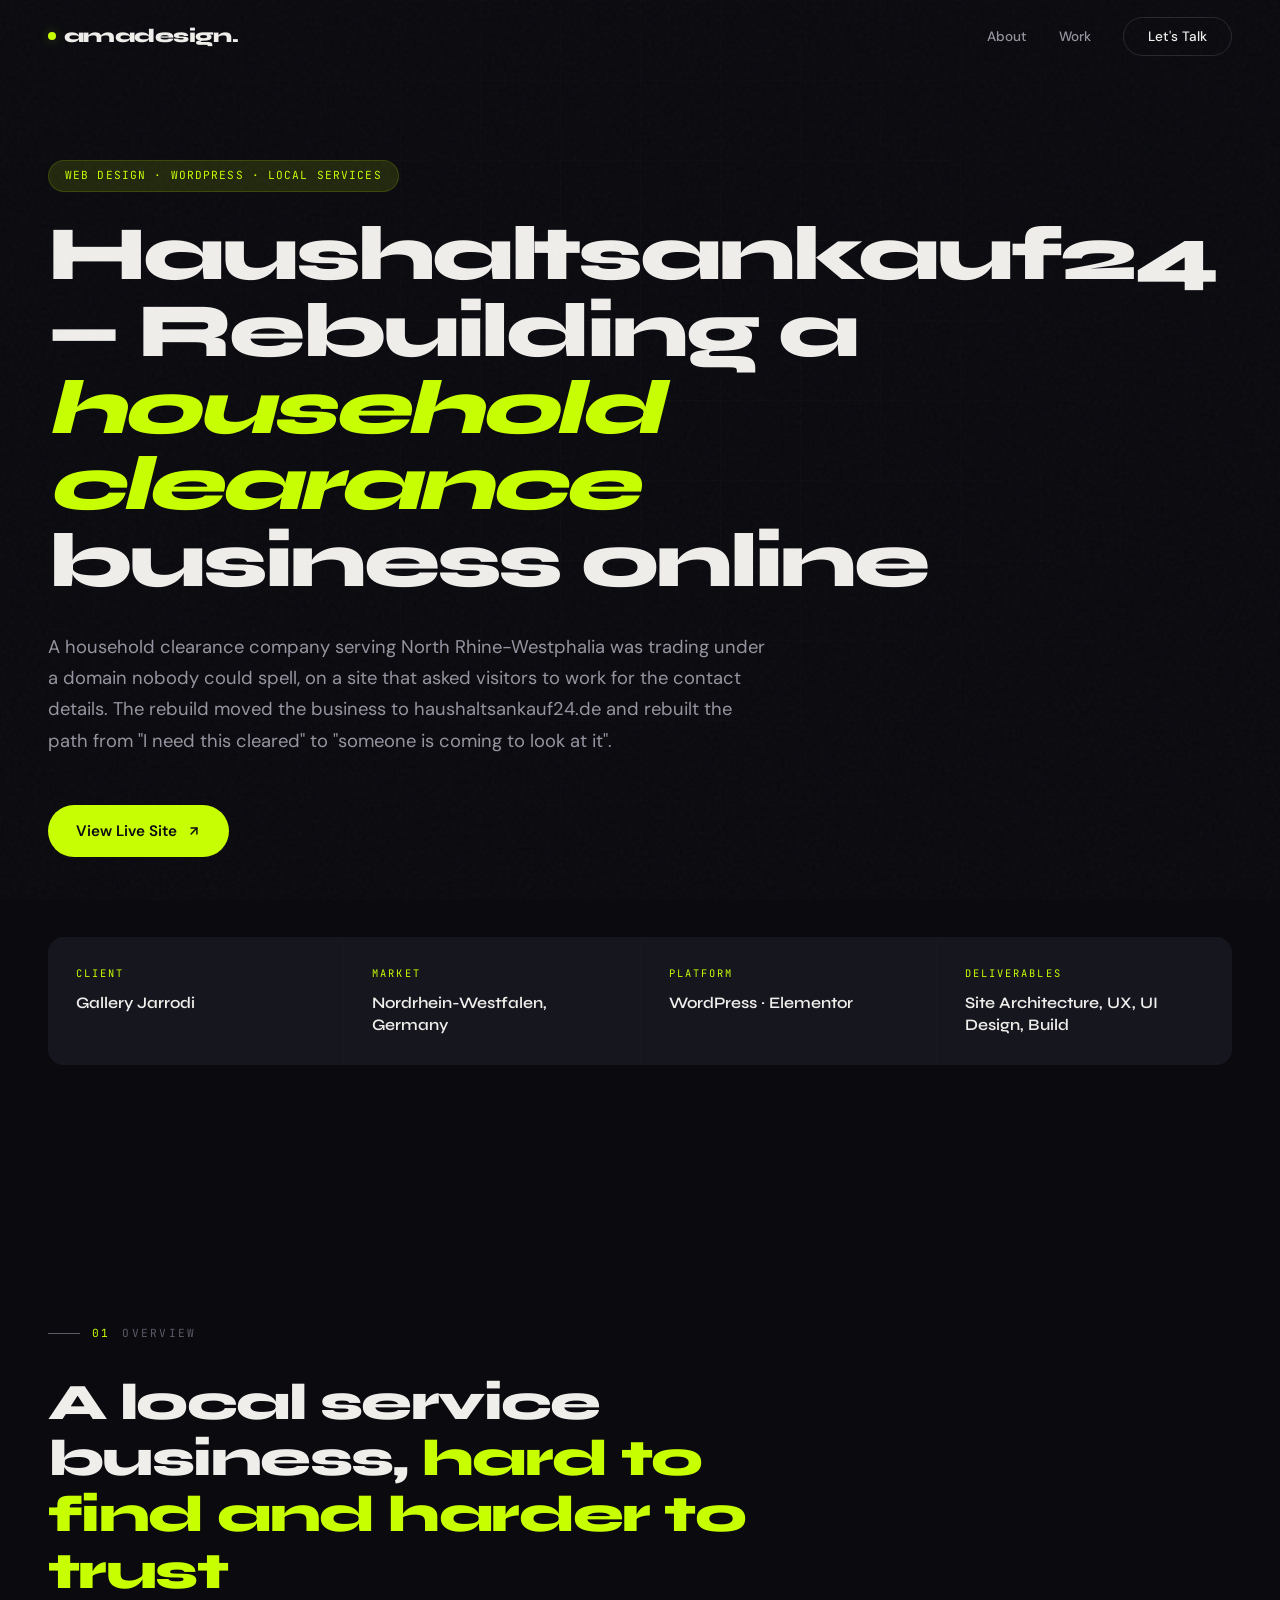
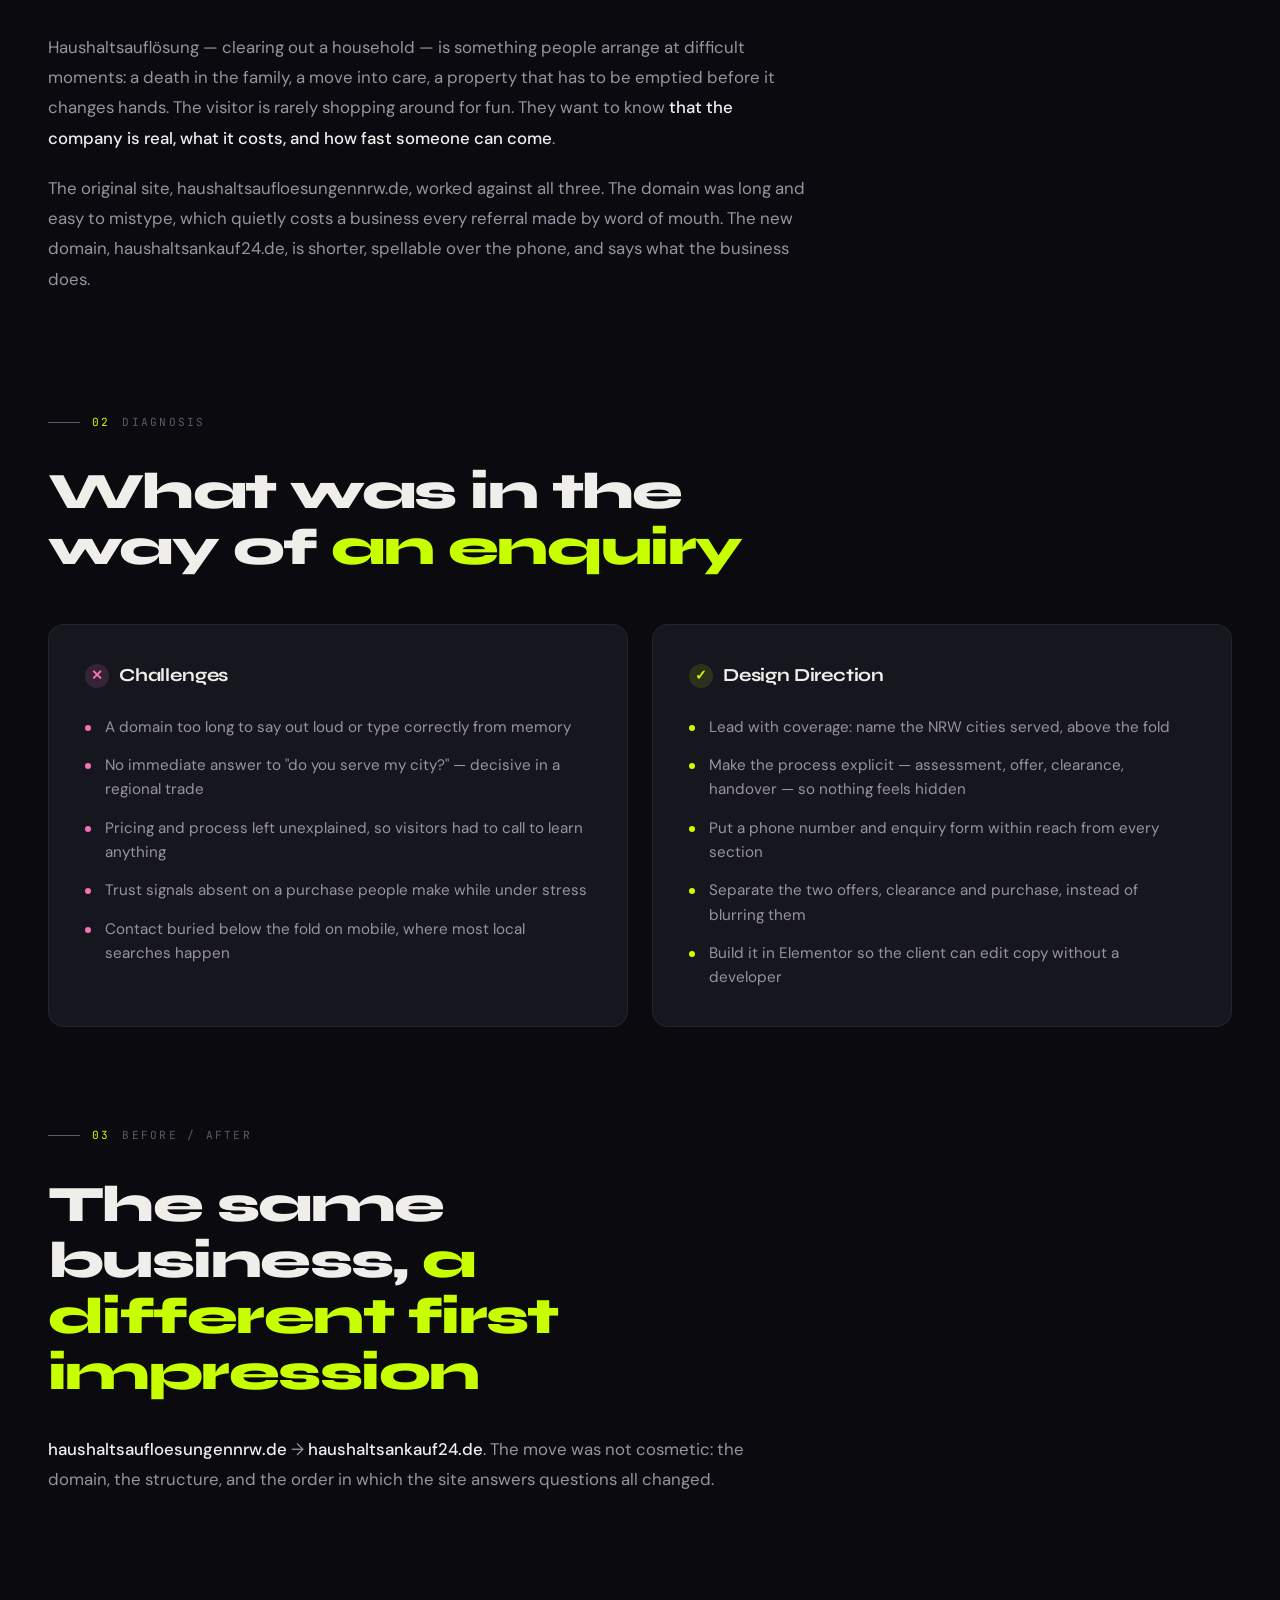
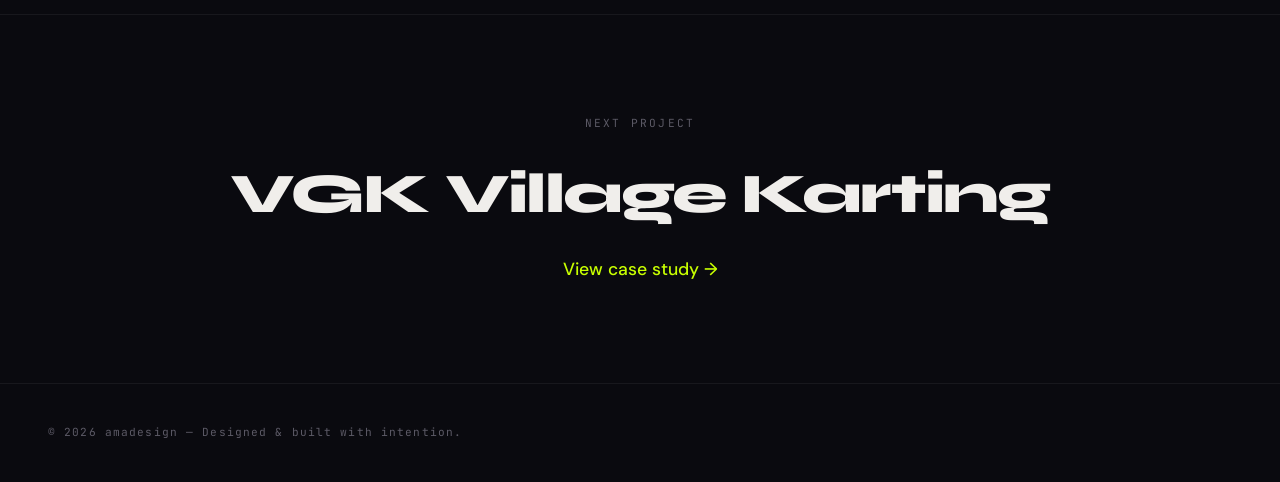
<file: project-haushaltsankauf.html>
<!DOCTYPE html>
<html lang="en">
<head>
  <meta charset="UTF-8">
  <meta name="viewport" content="width=device-width, initial-scale=1.0">
  <title>Haushaltsankauf24 — Household Clearance, NRW — amadesign</title>

  <link rel="preconnect" href="https://fonts.googleapis.com">
  <link rel="preconnect" href="https://fonts.gstatic.com" crossorigin>
  <link href="https://fonts.googleapis.com/css2?family=Syne:wght@400;500;600;700;800&family=DM+Sans:ital,opsz,wght@0,9..40,300;0,9..40,400;0,9..40,500;0,9..40,600;1,9..40,400&family=JetBrains+Mono:wght@300;400&family=Inter:wght@400;500;600;700&display=swap" rel="stylesheet">

  <style>
    /* ═══════════════════════════════════════════════════════════════
       DESIGN TOKENS — synced with homepage / other case study pages
    ═══════════════════════════════════════════════════════════════ */
    :root {
      --bg-primary: #0a0a0f;
      --bg-secondary: #111118;
      --bg-card: #16161f;
      --bg-card-hover: #1c1c28;
      --bg-elevated: #1e1e2a;
      --text-primary: #f0eeeb;
      --text-secondary: #9694a0;
      --text-muted: #5c5a66;
      --text-accent: #c8ff00;
      --accent: #c8ff00;
      --accent-dim: rgba(200, 255, 0, 0.12);
      --accent-glow: rgba(200, 255, 0, 0.25);
      --accent-secondary: #6366f1;
      --accent-tertiary: #f472b6;
      --border: rgba(255, 255, 255, 0.06);
      --border-hover: rgba(255, 255, 255, 0.12);
      --glass: rgba(255, 255, 255, 0.03);
      --font-display: 'Syne', sans-serif;
      --font-body: 'DM Sans', sans-serif;
      --font-mono: 'JetBrains Mono', monospace;
      --container: 1280px;
      --radius: 16px;
      --radius-sm: 8px;
      --ease-out: cubic-bezier(0.16, 1, 0.3, 1);

    }

    *, *::before, *::after { margin: 0; padding: 0; box-sizing: border-box; }
    html { scroll-behavior: smooth; scroll-padding-top: 80px; -webkit-font-smoothing: antialiased; -moz-osx-font-smoothing: grayscale; }
    body { font-family: var(--font-body); background: var(--bg-primary); color: var(--text-primary); line-height: 1.6; overflow-x: hidden; }
    ::selection { background: var(--accent); color: var(--bg-primary); }
    a { color: inherit; text-decoration: none; }
    img { max-width: 100%; display: block; }

    .container { max-width: var(--container); margin: 0 auto; padding: 0 clamp(20px, 4vw, 48px); }

    /* Noise overlay */
    .noise-overlay {
      position: fixed; top: 0; left: 0; width: 100%; height: 100%;
      pointer-events: none; z-index: 9999; opacity: 0.035;
      background-image: url("data:image/svg+xml,%3Csvg viewBox='0 0 256 256' xmlns='http://www.w3.org/2000/svg'%3E%3Cfilter id='noise'%3E%3CfeTurbulence type='fractalNoise' baseFrequency='0.9' numOctaves='4' stitchTiles='stitch'/%3E%3C/filter%3E%3Crect width='100%25' height='100%25' filter='url(%23noise)'/%3E%3C/svg%3E");
    }

    /* Reveal animations */
    .reveal { opacity: 0; transform: translateY(40px); transition: opacity 0.8s var(--ease-out), transform 0.8s var(--ease-out); }
    .reveal.visible { opacity: 1; transform: translateY(0); }

    /* ═══════════════════════════════════════════════════════════════
       NAVBAR — synced with homepage
    ═══════════════════════════════════════════════════════════════ */
    .navbar {
      position: fixed; top: 0; left: 0; width: 100%; z-index: 1000;
      padding: 0 clamp(20px, 4vw, 48px);
      transition: background 0.4s, backdrop-filter 0.4s, box-shadow 0.4s;
    }
    .navbar.scrolled {
      background: rgba(10, 10, 15, 0.8);
      backdrop-filter: blur(20px); -webkit-backdrop-filter: blur(20px);
      box-shadow: 0 1px 0 var(--border);
    }
    .navbar-inner {
      max-width: var(--container); margin: 0 auto;
      display: flex; align-items: center; justify-content: space-between;
      height: 72px;
    }
    .logo {
      font-family: var(--font-display); font-weight: 800; font-size: 1.2rem;
      letter-spacing: -0.03em; display: flex; align-items: center; gap: 8px;
    }
    .logo-dot {
      width: 8px; height: 8px; border-radius: 50%;
      background: var(--accent); box-shadow: 0 0 12px var(--accent-glow);
      animation: pulse 2s ease-in-out infinite;
    }
    @keyframes pulse { 0%, 100% { opacity: 1; transform: scale(1); } 50% { opacity: 0.6; transform: scale(0.8); } }
    .nav-links { display: flex; align-items: center; gap: 32px; list-style: none; }
    .nav-links a {
      font-family: var(--font-body); font-size: 0.85rem; font-weight: 500;
      color: var(--text-secondary); transition: color 0.3s; position: relative;
    }
    .nav-links a::after {
      content: ''; position: absolute; bottom: -4px; left: 0; width: 0; height: 1.5px;
      background: var(--accent); transition: width 0.3s var(--ease-out);
    }
    .nav-links a:hover { color: var(--text-primary); }
    .nav-links a:hover::after { width: 100%; }
    .nav-cta {
      padding: 10px 24px; border: 1px solid var(--border-hover); border-radius: 100px;
      font-size: 0.85rem; font-weight: 500; color: var(--text-primary) !important;
      transition: all 0.3s var(--ease-out);
    }
    .nav-cta:hover { background: var(--accent); color: var(--bg-primary) !important; border-color: var(--accent); }
    .nav-cta:hover::after { display: none; }
    .hamburger { display: none; flex-direction: column; gap: 5px; cursor: pointer; background: none; border: none; padding: 8px; }
    .hamburger span { display: block; width: 24px; height: 1.5px; background: var(--text-primary); transition: all 0.3s var(--ease-out); }

    /* ═══════════════════════════════════════════════════════════════
       PROJECT HERO
    ═══════════════════════════════════════════════════════════════ */
    .project-hero {
      padding: 160px 0 80px;
      position: relative;
    }
    .project-hero::before {
      content: ''; position: absolute; inset: 0;
      background-image:
        linear-gradient(rgba(255,255,255,0.02) 1px, transparent 1px),
        linear-gradient(90deg, rgba(255,255,255,0.02) 1px, transparent 1px);
      background-size: 80px 80px;
      mask-image: radial-gradient(ellipse 60% 60% at 50% 30%, black, transparent);
      pointer-events: none;
    }
    .project-hero-content { position: relative; z-index: 2; }

    .project-category-tag {
      display: inline-flex; align-items: center; gap: 8px;
      padding: 6px 16px; border-radius: 100px;
      background: var(--accent-dim); border: 1px solid rgba(200, 255, 0, 0.15);
      font-family: var(--font-mono); font-size: 0.7rem; letter-spacing: 0.1em;
      text-transform: uppercase; color: var(--accent);
      margin-bottom: 24px;
    }
    .project-headline {
      font-family: var(--font-display); font-weight: 800;
      font-size: clamp(2.5rem, 6vw, 5.5rem);
      line-height: 1; letter-spacing: -0.04em;
      margin-bottom: 32px;
      max-width: 900px;
    }
    .project-headline .accent { color: var(--accent); font-style: italic; }
    .project-intro {
      max-width: 720px; font-size: 1.15rem;
      color: var(--text-secondary); line-height: 1.7;
      margin-bottom: 48px;
    }
    .project-cta-row {
      display: flex; gap: 16px; flex-wrap: wrap;
      margin-bottom: 80px;
    }
    .live-link {
      display: inline-flex; align-items: center; gap: 10px;
      padding: 14px 28px; border-radius: 100px;
      background: var(--accent); color: var(--bg-primary);
      font-weight: 600; font-size: 0.95rem;
      transition: all 0.3s var(--ease-out);
    }
    .live-link:hover { box-shadow: 0 8px 32px var(--accent-glow); transform: translateY(-2px); }
    .live-link svg { transition: transform 0.3s; }
    .live-link:hover svg { transform: translate(2px, -2px); }

    .project-meta-grid {
      display: grid;
      grid-template-columns: repeat(4, 1fr);
      gap: 1px;
      background: var(--border);
      border-radius: var(--radius);
      overflow: hidden;
      margin-bottom: 80px;
    }
    .project-meta-item {
      padding: 28px;
      background: var(--bg-card);
    }
    .meta-label {
      font-family: var(--font-mono); font-size: 0.65rem;
      letter-spacing: 0.2em; text-transform: uppercase;
      color: var(--accent); margin-bottom: 10px;
    }
    .meta-value {
      font-family: var(--font-display); font-weight: 600;
      font-size: 1rem; line-height: 1.4;
    }

    /* ═══════════════════════════════════════════════════════════════
       MOCKUP SHOWCASE — the real screen renders
    ═══════════════════════════════════════════════════════════════ */
    .mockup-section { padding: 80px 0; }

    .mockup-section-label {
      font-family: var(--font-mono); font-size: 0.7rem;
      letter-spacing: 0.2em; text-transform: uppercase;
      color: var(--text-muted);
      display: flex; align-items: center; gap: 12px;
      margin-bottom: 32px;
    }
    .mockup-section-label::before { content: ''; width: 32px; height: 1px; background: var(--text-muted); }
    .mockup-section-label .num { color: var(--accent); }

    .mockup-heading {
      font-family: var(--font-display); font-weight: 800;
      font-size: clamp(1.8rem, 3.5vw, 2.6rem);
      letter-spacing: -0.03em; line-height: 1.15;
      margin-bottom: 16px;
      max-width: 720px;
    }
    .mockup-subheading {
      color: var(--text-secondary); font-size: 1.05rem;
      line-height: 1.7; max-width: 640px;
      margin-bottom: 56px;
    }

    /* Frame wrapper for SVG renders */
    .mockup-frame {
      position: relative;
      border-radius: var(--radius);
      overflow: hidden;
      background: linear-gradient(180deg, #1a1d24 0%, #0d0f14 100%);
      padding: clamp(16px, 3vw, 32px);
      box-shadow:
        0 40px 80px rgba(0, 0, 0, 0.5),
        0 0 0 1px rgba(255, 255, 255, 0.04);
    }
    .mockup-frame.no-padding { padding: 0; }
    .mockup-frame svg { display: block; width: 100%; height: auto; }

    /* Mobile triptych — three phone frames side by side */
    .mobile-triptych {
      display: grid;
      grid-template-columns: repeat(3, 1fr);
      gap: 24px;
      align-items: center;
    }
    .phone-frame {
      position: relative;
      max-width: 320px;
      margin: 0 auto;
      border-radius: 36px;
      background: #1a1d24;
      padding: 12px;
      box-shadow:
        0 30px 60px rgba(0, 0, 0, 0.6),
        0 0 0 1px rgba(255, 255, 255, 0.06),
        inset 0 0 0 2px rgba(255, 255, 255, 0.04);
    }
    .phone-frame::before {
      content: ''; position: absolute;
      top: 18px; left: 50%; transform: translateX(-50%);
      width: 100px; height: 22px;
      background: #000; border-radius: 100px;
      z-index: 5;
    }
    .phone-frame svg {
      width: 100%; height: auto;
      border-radius: 28px;
      display: block;
    }

    .mockup-caption {
      margin-top: 24px;
      font-family: var(--font-mono); font-size: 0.75rem;
      letter-spacing: 0.05em; color: var(--text-muted);
      text-align: center;
    }

    /* ═══════════════════════════════════════════════════════════════
       OVERVIEW / DIAGNOSIS / PROCESS sections
    ═══════════════════════════════════════════════════════════════ */
    .content-section { padding: 100px 0; }
    .section-heading {
      font-family: var(--font-display); font-weight: 800;
      font-size: clamp(2rem, 4vw, 3.2rem);
      letter-spacing: -0.03em; line-height: 1.1;
      margin-bottom: 32px;
      max-width: 720px;
    }
    .section-heading .accent { color: var(--accent); }
    .body-text {
      max-width: 760px;
      color: var(--text-secondary);
      font-size: 1.05rem; line-height: 1.8;
      margin-bottom: 20px;
    }
    .body-text strong { color: var(--text-primary); font-weight: 500; }

    .diagnosis-grid {
      display: grid; grid-template-columns: 1fr 1fr; gap: 24px;
      margin-top: 48px;
    }
    .diagnosis-card {
      padding: 36px;
      background: var(--bg-card);
      border: 1px solid var(--border);
      border-radius: var(--radius);
    }
    .diagnosis-card h3 {
      font-family: var(--font-display); font-weight: 700;
      font-size: 1.15rem; letter-spacing: -0.01em;
      margin-bottom: 24px;
      display: flex; align-items: center; gap: 10px;
    }
    .diagnosis-card h3 .icon-circle {
      width: 24px; height: 24px; border-radius: 50%;
      display: inline-flex; align-items: center; justify-content: center;
      font-size: 0.85rem; font-weight: 700;
    }
    .challenges h3 .icon-circle { background: rgba(244, 114, 182, 0.15); color: #f472b6; }
    .direction h3 .icon-circle { background: var(--accent-dim); color: var(--accent); }
    .diagnosis-card ul { list-style: none; display: flex; flex-direction: column; gap: 14px; }
    .diagnosis-card li {
      color: var(--text-secondary); font-size: 0.95rem;
      line-height: 1.6; padding-left: 20px; position: relative;
    }
    .diagnosis-card li::before {
      content: ''; position: absolute; left: 0; top: 10px;
      width: 6px; height: 6px; border-radius: 50%;
    }
    .challenges li::before { background: #f472b6; }
    .direction li::before { background: var(--accent); }

    /* Process timeline */
    .process-grid {
      display: grid; grid-template-columns: repeat(4, 1fr); gap: 16px;
      margin-top: 48px;
    }
    .process-step {
      padding: 32px 24px;
      background: var(--bg-card);
      border: 1px solid var(--border);
      border-radius: var(--radius);
      transition: all 0.4s var(--ease-out);
    }
    .process-step:hover { background: var(--bg-card-hover); border-color: var(--border-hover); transform: translateY(-4px); }
    .process-step-num {
      font-family: var(--font-display); font-weight: 800;
      font-size: 2.5rem; color: var(--accent-dim); line-height: 1;
      margin-bottom: 16px;
    }
    .process-step h3 {
      font-family: var(--font-display); font-weight: 700;
      font-size: 1.1rem; margin-bottom: 12px;
    }
    .process-step p { color: var(--text-secondary); font-size: 0.88rem; line-height: 1.7; }

    /* Impact stats */
    .impact-grid {
      display: grid; grid-template-columns: repeat(4, 1fr); gap: 1px;
      background: var(--border); border-radius: var(--radius); overflow: hidden;
      margin-top: 48px;
    }
    .impact-stat { padding: 40px 28px; background: var(--bg-card); text-align: left; }
    .impact-number {
      font-family: var(--font-display); font-weight: 800;
      font-size: clamp(2rem, 4vw, 3rem);
      letter-spacing: -0.03em; color: var(--accent);
      line-height: 1; margin-bottom: 10px;
    }
    .impact-label { font-family: var(--font-mono); font-size: 0.7rem; letter-spacing: 0.1em; color: var(--text-secondary); text-transform: uppercase; }

    /* Toolkit chips */
    .toolkit-chips { display: flex; flex-wrap: wrap; gap: 10px; margin-top: 32px; }
    .toolkit-chip {
      padding: 10px 18px; border-radius: 100px;
      border: 1px solid var(--border-hover);
      font-family: var(--font-mono); font-size: 0.75rem;
      color: var(--text-secondary);
    }

    /* Next project */
    .next-project {
      padding: 100px 0; border-top: 1px solid var(--border);
      text-align: center;
    }
    .next-project-label {
      font-family: var(--font-mono); font-size: 0.7rem;
      letter-spacing: 0.2em; text-transform: uppercase;
      color: var(--text-muted); margin-bottom: 16px;
    }
    .next-project-title {
      font-family: var(--font-display); font-weight: 800;
      font-size: clamp(2rem, 5vw, 3.5rem);
      letter-spacing: -0.03em;
      margin-bottom: 16px;
    }
    .next-project a {
      display: inline-flex; align-items: center; gap: 12px;
      color: var(--accent); font-size: 1.1rem; font-weight: 500;
      transition: gap 0.3s var(--ease-out);
    }
    .next-project a:hover { gap: 20px; }

    /* Footer */
    .footer { padding: 40px 0; border-top: 1px solid var(--border); }
    .footer-inner { display: flex; align-items: center; justify-content: space-between; }
    .footer-copy { font-family: var(--font-mono); font-size: 0.7rem; letter-spacing: 0.1em; color: var(--text-muted); }

    /* ═══════════════════════════════════════════════════════════════
       RESPONSIVE
    ═══════════════════════════════════════════════════════════════ */
    @media (max-width: 1024px) {
      .project-meta-grid { grid-template-columns: repeat(2, 1fr); }
      .process-grid { grid-template-columns: repeat(2, 1fr); }
      .impact-grid { grid-template-columns: repeat(2, 1fr); }
      .mobile-triptych { grid-template-columns: 1fr; gap: 32px; }
      .phone-frame { max-width: 280px; }
    }
    @media (max-width: 768px) {
      .nav-links {
        display: none; position: fixed; top: 72px; left: 0; width: 100%;
        background: rgba(10, 10, 15, 0.97); backdrop-filter: blur(20px);
        flex-direction: column; padding: 32px; gap: 24px;
        border-bottom: 1px solid var(--border);
      }
      .nav-links.open { display: flex; }
      .hamburger { display: flex; }
      .diagnosis-grid { grid-template-columns: 1fr; }
      .project-meta-grid { grid-template-columns: 1fr; }
      .footer-inner { flex-direction: column; gap: 16px; text-align: center; }
    }
  </style>
</head>
<body>

  <div class="noise-overlay"></div>

  <!-- ═══════════════════════════════════════════════════════════
       NAVIGATION
  ═══════════════════════════════════════════════════════════ -->
  <nav class="navbar" id="navbar">
    <div class="navbar-inner">
      <a href="index.html" class="logo">
        <span class="logo-dot"></span>
        amadesign.
      </a>
      <ul class="nav-links" id="navLinks">
        <li><a href="about.html">About</a></li>
        <li><a href="index.html#work">Work</a></li>
        <li><a href="index.html#contact" class="nav-cta">Let's Talk</a></li>
      </ul>
      <button class="hamburger" id="hamburger" aria-label="Toggle navigation">
        <span></span><span></span><span></span>
      </button>
    </div>
  </nav>
  <!-- ═══════════════════════════════════════════════════════════
       PROJECT HERO
  ═══════════════════════════════════════════════════════════ -->
  <section class="project-hero">
    <div class="container project-hero-content">
      <div class="project-category-tag">Web Design · WordPress · Local Services</div>

      <h1 class="project-headline">
        Haushaltsankauf24 — Rebuilding a <span class="accent">household clearance</span> business online
      </h1>

      <p class="project-intro">
        A household clearance company serving North Rhine-Westphalia was trading under a domain
        nobody could spell, on a site that asked visitors to work for the contact details.
        The rebuild moved the business to haushaltsankauf24.de and rebuilt the path from
        "I need this cleared" to "someone is coming to look at it".
      </p>

      <div class="project-cta-row">
        <a href="https://haushaltsankauf24.de" target="_blank" rel="noopener" class="live-link">
          View Live Site
          <svg width="14" height="14" viewBox="0 0 24 24" fill="none" stroke="currentColor" stroke-width="2.5" stroke-linecap="round" stroke-linejoin="round"><path d="M7 17L17 7"/><path d="M7 7h10v10"/></svg>
        </a>
      </div>

      <div class="project-meta-grid">
        <div class="project-meta-item">
          <div class="meta-label">Client</div>
          <div class="meta-value">Gallery Jarrodi</div>
        </div>
        <div class="project-meta-item">
          <div class="meta-label">Market</div>
          <div class="meta-value">Nordrhein-Westfalen, Germany</div>
        </div>
        <div class="project-meta-item">
          <div class="meta-label">Platform</div>
          <div class="meta-value">WordPress · Elementor</div>
        </div>
        <div class="project-meta-item">
          <div class="meta-label">Deliverables</div>
          <div class="meta-value">Site Architecture, UX, UI Design, Build</div>
        </div>
      </div>
    </div>
  </section>

  <section class="content-section">
    <div class="container">
      <div class="reveal">
        <div class="mockup-section-label"><span class="num">01</span> Overview</div>
        <h2 class="section-heading">A local service business, <span class="accent">hard to find and harder to trust</span></h2>
        <p class="body-text">
          Haushaltsauflösung — clearing out a household — is something people arrange at difficult
          moments: a death in the family, a move into care, a property that has to be emptied before
          it changes hands. The visitor is rarely shopping around for fun. They want to know
          <strong>that the company is real, what it costs, and how fast someone can come</strong>.
        </p>
        <p class="body-text">
          The original site, haushaltsaufloesungennrw.de, worked against all three. The domain was
          long and easy to mistype, which quietly costs a business every referral made by word of
          mouth. The new domain, haushaltsankauf24.de, is shorter, spellable over the phone, and
          says what the business does.
        </p>
      </div>
    </div>
  </section>

  <section class="content-section" style="padding-top: 0;">
    <div class="container">
      <div class="reveal">
        <div class="mockup-section-label"><span class="num">02</span> Diagnosis</div>
        <h2 class="section-heading">What was in the way of <span class="accent">an enquiry</span></h2>
      </div>

      <div class="diagnosis-grid reveal">
        <div class="diagnosis-card challenges">
          <h3><span class="icon-circle">✕</span> Challenges</h3>
          <ul>
            <li>A domain too long to say out loud or type correctly from memory</li>
            <li>No immediate answer to "do you serve my city?" — decisive in a regional trade</li>
            <li>Pricing and process left unexplained, so visitors had to call to learn anything</li>
            <li>Trust signals absent on a purchase people make while under stress</li>
            <li>Contact buried below the fold on mobile, where most local searches happen</li>
          </ul>
        </div>

        <div class="diagnosis-card direction">
          <h3><span class="icon-circle">✓</span> Design Direction</h3>
          <ul>
            <li>Lead with coverage: name the NRW cities served, above the fold</li>
            <li>Make the process explicit — assessment, offer, clearance, handover — so nothing feels hidden</li>
            <li>Put a phone number and enquiry form within reach from every section</li>
            <li>Separate the two offers, clearance and purchase, instead of blurring them</li>
            <li>Build it in Elementor so the client can edit copy without a developer</li>
          </ul>
        </div>
      </div>
    </div>
  </section>

  <section class="content-section" style="padding-top: 0;">
    <div class="container">
      <div class="reveal">
        <div class="mockup-section-label"><span class="num">03</span> Before / After</div>
        <h2 class="section-heading">The same business, <span class="accent">a different first impression</span></h2>
        <p class="body-text">
          <strong>haushaltsaufloesungennrw.de</strong> → <strong>haushaltsankauf24.de</strong>.
          The move was not cosmetic: the domain, the structure, and the order in which the site
          answers questions all changed.
        </p>
      </div>
    </div>
  </section>

  <!-- ═══════════════════════════════════════════════════════════
       NEXT PROJECT
  ═══════════════════════════════════════════════════════════ -->
  <section class="next-project">
    <div class="container reveal">
      <div class="next-project-label">Next Project</div>
      <h2 class="next-project-title">VGK Village Karting</h2>
      <a href="project-vgk-karting.html">View case study →</a>
    </div>
  </section>

  <!-- ═══════════════════════════════════════════════════════════
       FOOTER
  ═══════════════════════════════════════════════════════════ -->
  <footer class="footer">
    <div class="container">
      <div class="footer-inner">
        <div class="footer-copy">© 2026 amadesign — Designed &amp; built with intention.</div>
      </div>
    </div>
  </footer>

  <script>
    // Navbar scroll
    const navbar = document.getElementById('navbar');
    window.addEventListener('scroll', () => {
      if (window.scrollY > 50) navbar.classList.add('scrolled');
      else navbar.classList.remove('scrolled');
    });

    // Mobile nav toggle
    const hamburger = document.getElementById('hamburger');
    const navLinks = document.getElementById('navLinks');
    hamburger.addEventListener('click', () => navLinks.classList.toggle('open'));
    navLinks.querySelectorAll('a').forEach(link => {
      link.addEventListener('click', () => navLinks.classList.remove('open'));
    });

    // Reveal observer
    const ro = new IntersectionObserver((entries) => {
      entries.forEach(e => {
        if (e.isIntersecting) {
          e.target.classList.add('visible');
          ro.unobserve(e.target);
        }
      });
    }, { threshold: 0.15, rootMargin: '0px 0px -60px 0px' });
    document.querySelectorAll('.reveal').forEach(el => ro.observe(el));
  </script>
</body>
</html>
</file>
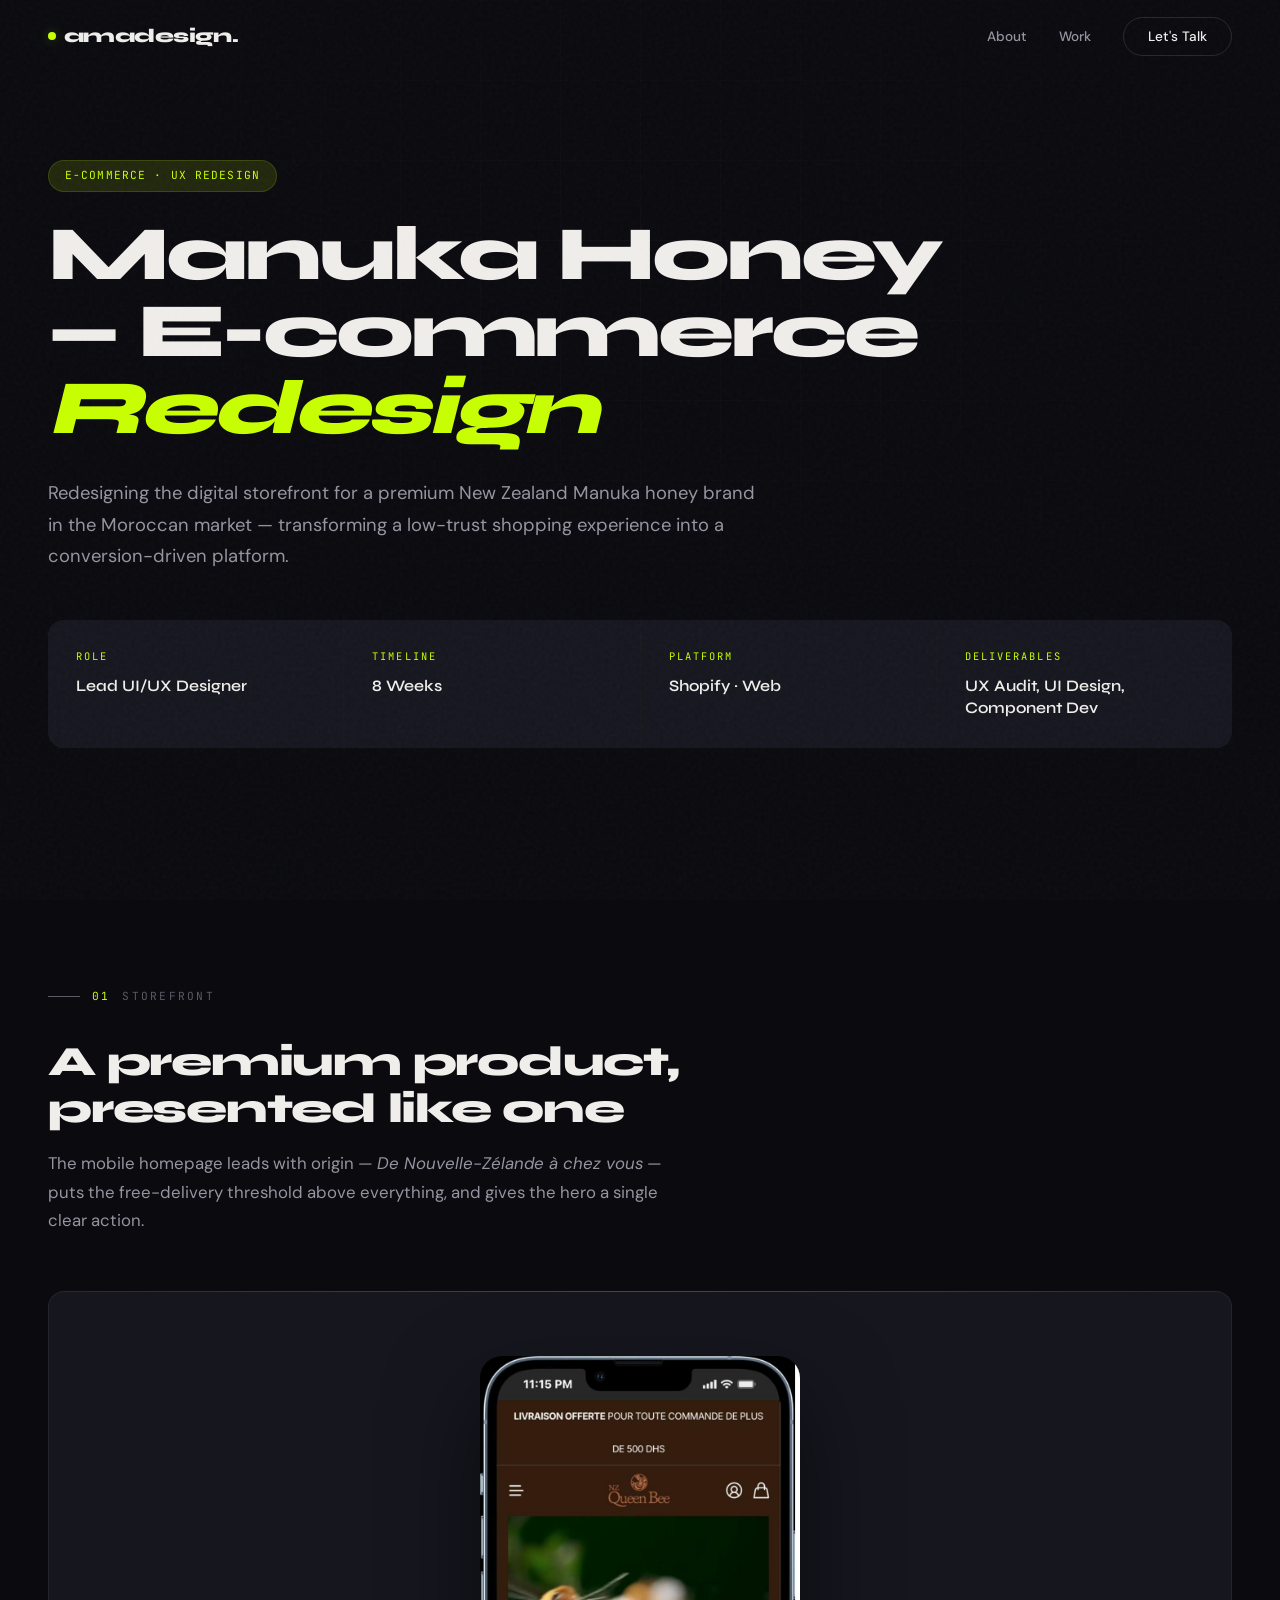
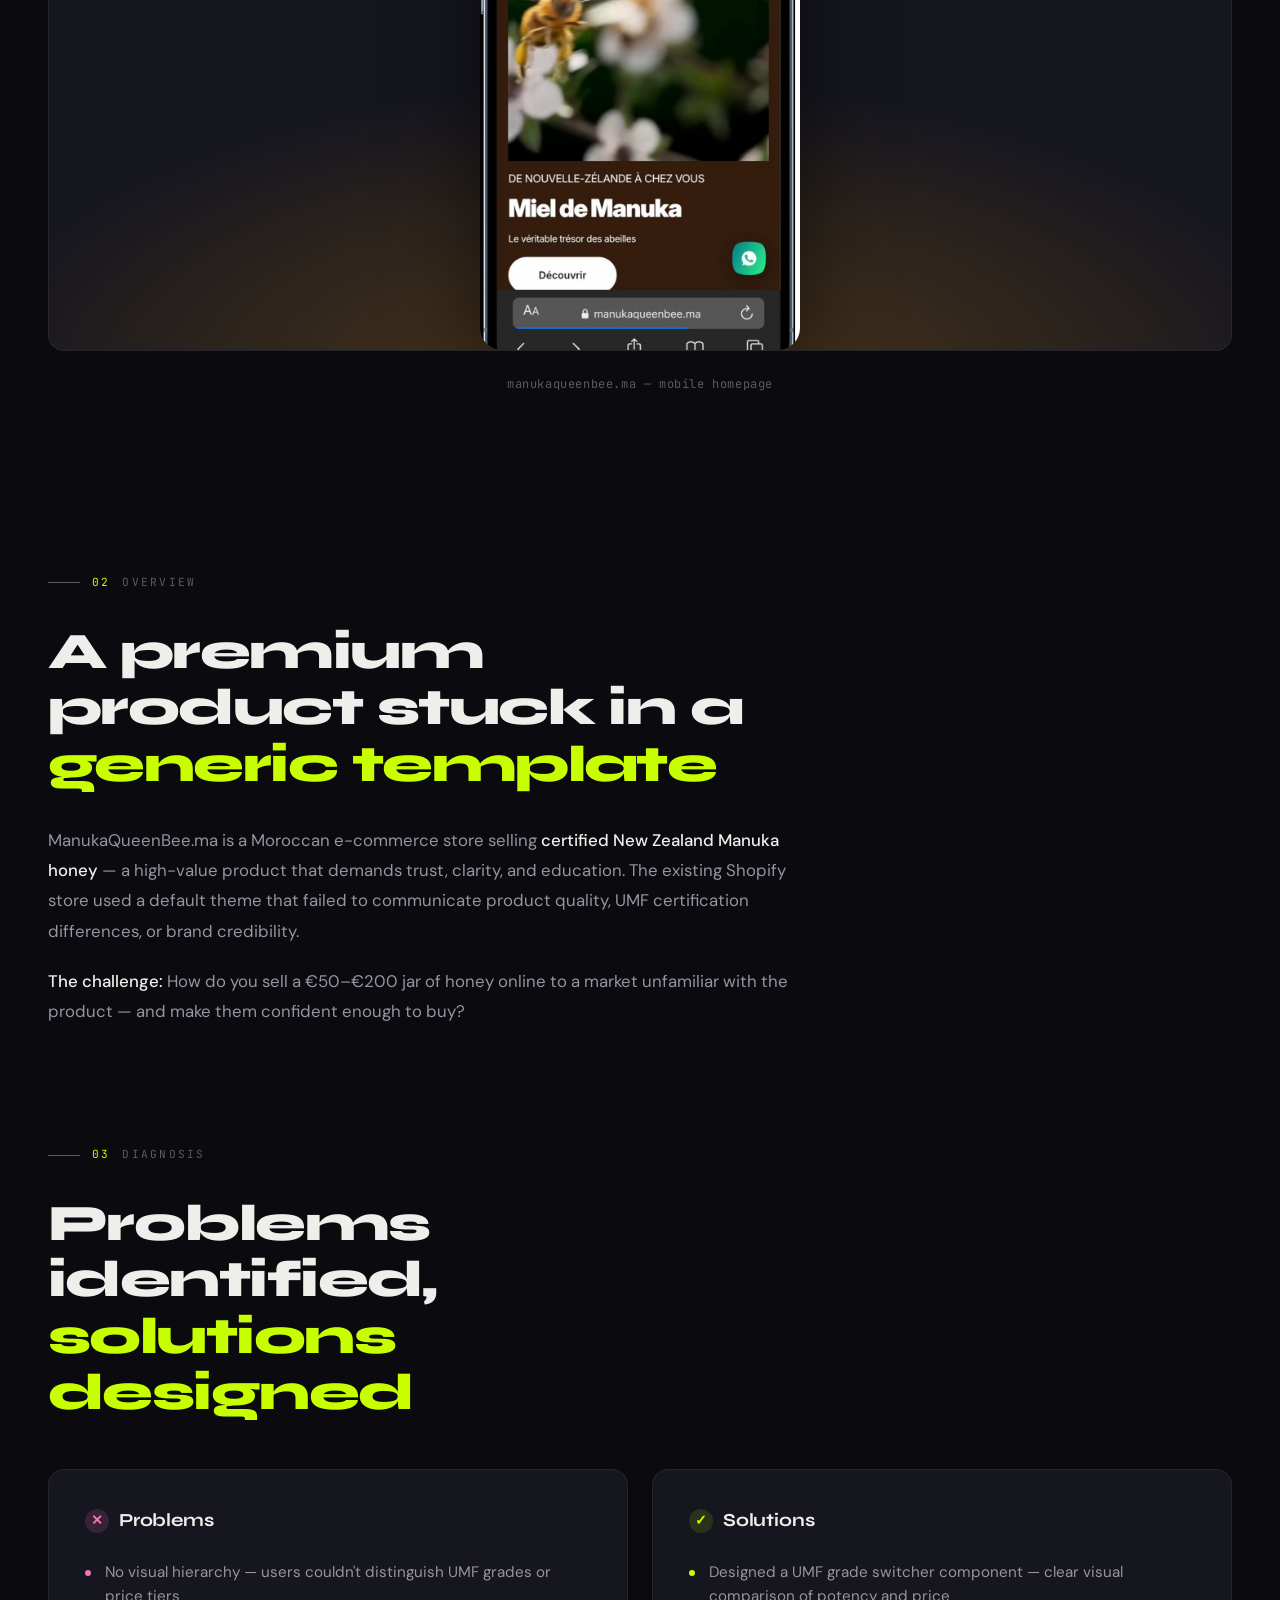
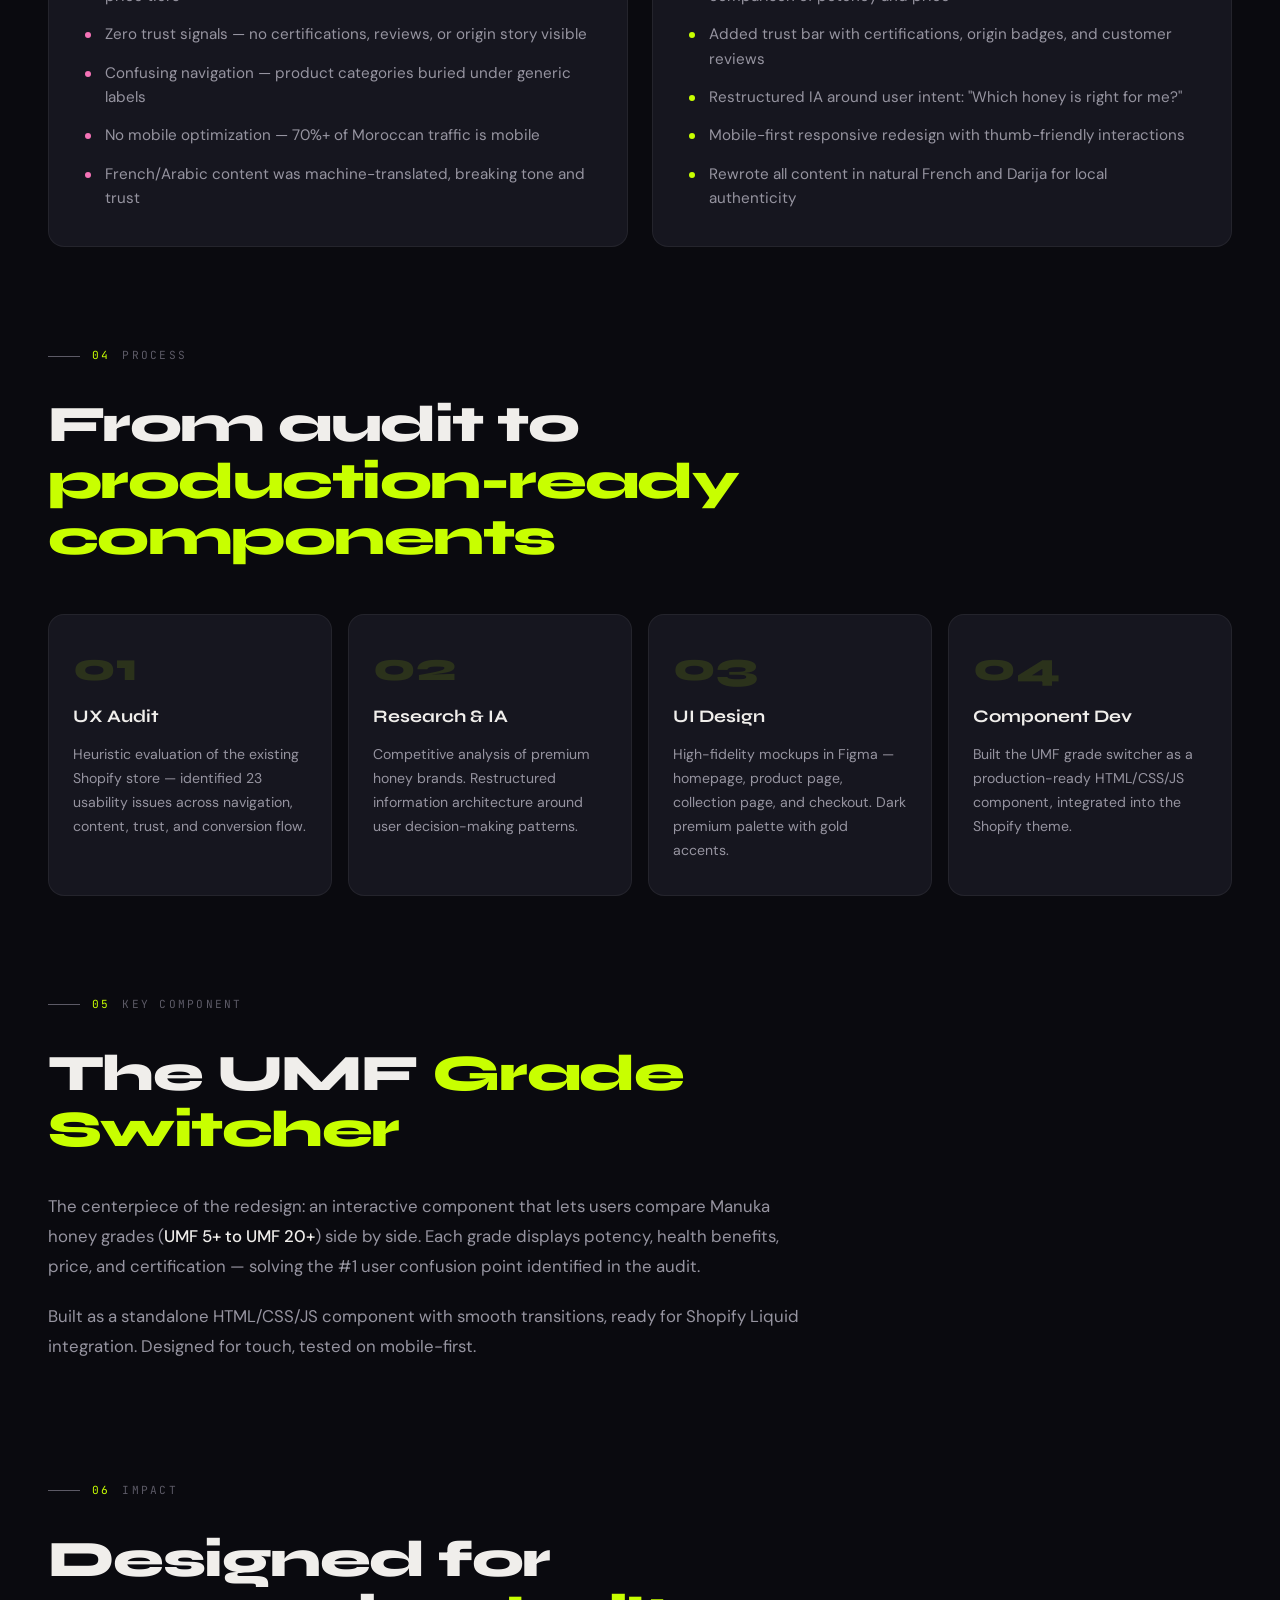
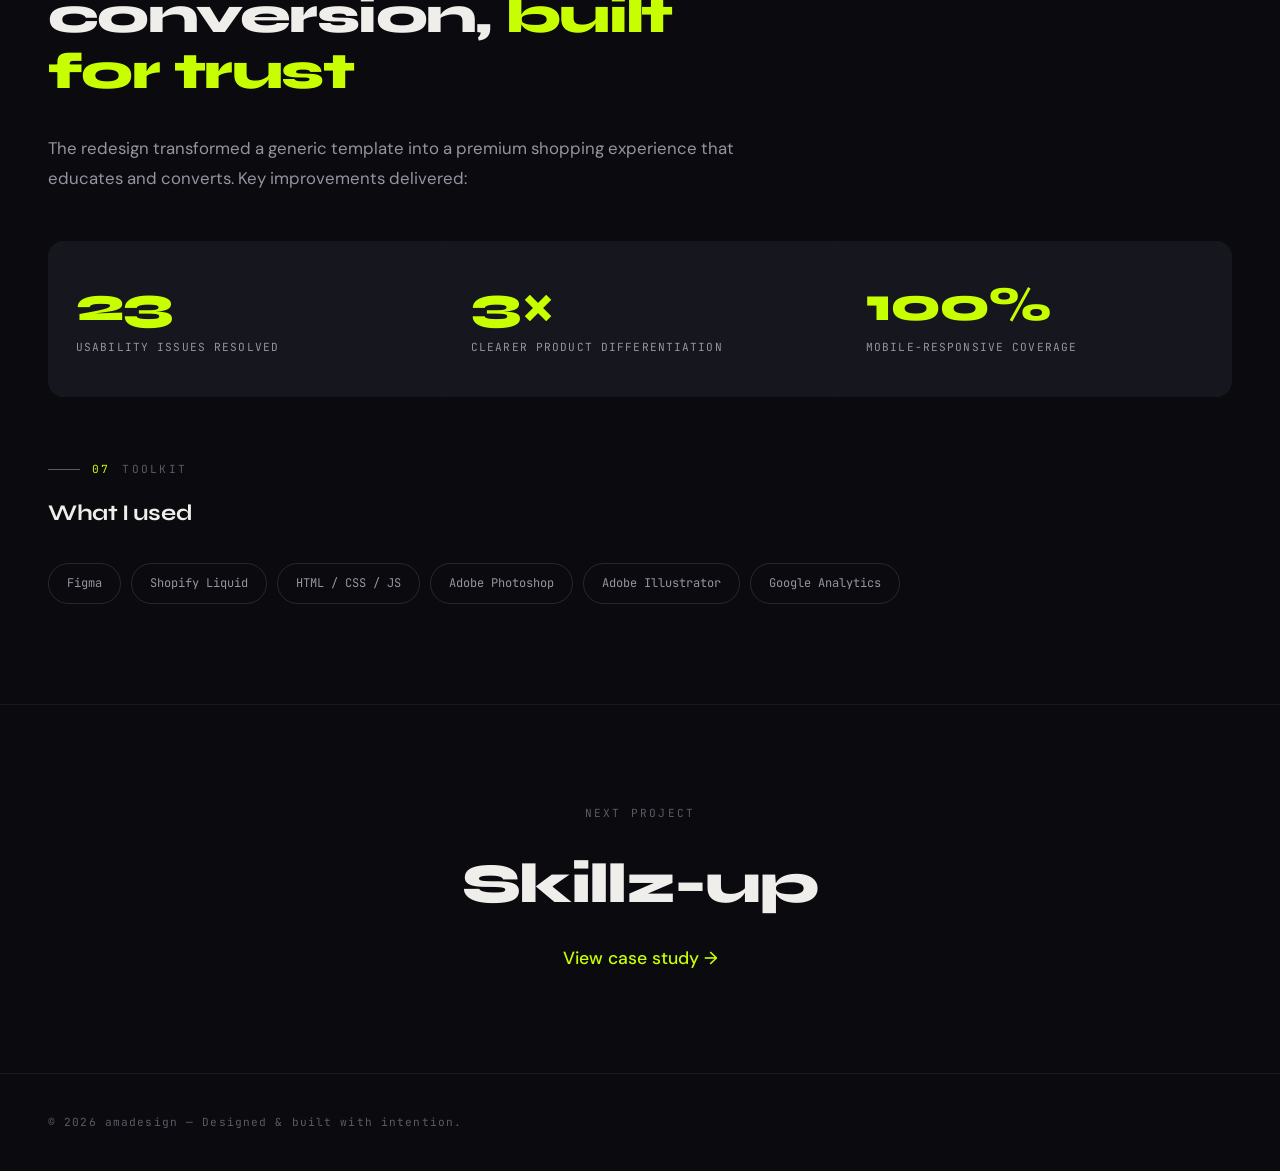
<file: project-manuka-honey.html>
<!DOCTYPE html>
<html lang="en">
<head>
  <meta charset="UTF-8">
  <meta name="viewport" content="width=device-width, initial-scale=1.0">
  <title>Manuka Honey — E-commerce Redesign — amadesign</title>

  <link rel="preconnect" href="https://fonts.googleapis.com">
  <link rel="preconnect" href="https://fonts.gstatic.com" crossorigin>
  <link href="https://fonts.googleapis.com/css2?family=Syne:wght@400;500;600;700;800&family=DM+Sans:ital,opsz,wght@0,9..40,300;0,9..40,400;0,9..40,500;0,9..40,600;1,9..40,400&family=JetBrains+Mono:wght@300;400&display=swap" rel="stylesheet">

  <style>
    /* ═══════════════════════════════════════════════════════════════
       DESIGN TOKENS — synced with homepage
    ═══════════════════════════════════════════════════════════════ */
    :root {
      --bg-primary: #0a0a0f;
      --bg-secondary: #111118;
      --bg-card: #16161f;
      --bg-card-hover: #1c1c28;
      --bg-elevated: #1e1e2a;
      --text-primary: #f0eeeb;
      --text-secondary: #9694a0;
      --text-muted: #5c5a66;
      --text-accent: #c8ff00;
      --accent: #c8ff00;
      --accent-dim: rgba(200, 255, 0, 0.12);
      --accent-glow: rgba(200, 255, 0, 0.25);
      --accent-secondary: #6366f1;
      --accent-tertiary: #f472b6;
      --border: rgba(255, 255, 255, 0.06);
      --border-hover: rgba(255, 255, 255, 0.12);
      --glass: rgba(255, 255, 255, 0.03);
      --font-display: 'Syne', sans-serif;
      --font-body: 'DM Sans', sans-serif;
      --font-mono: 'JetBrains Mono', monospace;
      --container: 1280px;
      --radius: 16px;
      --radius-sm: 8px;
      --ease-out: cubic-bezier(0.16, 1, 0.3, 1);
    }

    *, *::before, *::after { margin: 0; padding: 0; box-sizing: border-box; }
    html { scroll-behavior: smooth; scroll-padding-top: 80px; -webkit-font-smoothing: antialiased; -moz-osx-font-smoothing: grayscale; }
    body { font-family: var(--font-body); background: var(--bg-primary); color: var(--text-primary); line-height: 1.6; overflow-x: hidden; }
    ::selection { background: var(--accent); color: var(--bg-primary); }
    a { color: inherit; text-decoration: none; }
    img { max-width: 100%; display: block; }

    .container { max-width: var(--container); margin: 0 auto; padding: 0 clamp(20px, 4vw, 48px); }

    /* Noise overlay */
    .noise-overlay {
      position: fixed; top: 0; left: 0; width: 100%; height: 100%;
      pointer-events: none; z-index: 9999; opacity: 0.035;
      background-image: url("data:image/svg+xml,%3Csvg viewBox='0 0 256 256' xmlns='http://www.w3.org/2000/svg'%3E%3Cfilter id='noise'%3E%3CfeTurbulence type='fractalNoise' baseFrequency='0.9' numOctaves='4' stitchTiles='stitch'/%3E%3C/filter%3E%3Crect width='100%25' height='100%25' filter='url(%23noise)'/%3E%3C/svg%3E");
    }

    /* Reveal animations */
    .reveal { opacity: 0; transform: translateY(40px); transition: opacity 0.8s var(--ease-out), transform 0.8s var(--ease-out); }
    .reveal.visible { opacity: 1; transform: translateY(0); }

    /* ═══════════════════════════════════════════════════════════════
       NAVBAR — synced with homepage architecture
    ═══════════════════════════════════════════════════════════════ */
    .navbar {
      position: fixed; top: 0; left: 0; width: 100%; z-index: 1000;
      padding: 0 clamp(20px, 4vw, 48px);
      transition: background 0.4s, backdrop-filter 0.4s, box-shadow 0.4s;
    }
    .navbar.scrolled {
      background: rgba(10, 10, 15, 0.8);
      backdrop-filter: blur(20px); -webkit-backdrop-filter: blur(20px);
      box-shadow: 0 1px 0 var(--border);
    }
    .navbar-inner {
      max-width: var(--container); margin: 0 auto;
      display: flex; align-items: center; justify-content: space-between;
      height: 72px;
    }
    .logo {
      font-family: var(--font-display); font-weight: 800; font-size: 1.2rem;
      letter-spacing: -0.03em; display: flex; align-items: center; gap: 8px;
    }
    .logo-dot {
      width: 8px; height: 8px; border-radius: 50%;
      background: var(--accent); box-shadow: 0 0 12px var(--accent-glow);
      animation: pulse 2s ease-in-out infinite;
    }
    @keyframes pulse { 0%, 100% { opacity: 1; transform: scale(1); } 50% { opacity: 0.6; transform: scale(0.8); } }
    .nav-links { display: flex; align-items: center; gap: 32px; list-style: none; }
    .nav-links a {
      font-family: var(--font-body); font-size: 0.85rem; font-weight: 500;
      color: var(--text-secondary); transition: color 0.3s; position: relative;
    }
    .nav-links a::after {
      content: ''; position: absolute; bottom: -4px; left: 0; width: 0; height: 1.5px;
      background: var(--accent); transition: width 0.3s var(--ease-out);
    }
    .nav-links a:hover { color: var(--text-primary); }
    .nav-links a:hover::after { width: 100%; }
    .nav-cta {
      padding: 10px 24px; border: 1px solid var(--border-hover); border-radius: 100px;
      font-size: 0.85rem; font-weight: 500; color: var(--text-primary) !important;
      transition: all 0.3s var(--ease-out);
    }
    .nav-cta:hover { background: var(--accent); color: var(--bg-primary) !important; border-color: var(--accent); }
    .nav-cta:hover::after { display: none; }
    .hamburger { display: none; flex-direction: column; gap: 5px; cursor: pointer; background: none; border: none; padding: 8px; }
    .hamburger span { display: block; width: 24px; height: 1.5px; background: var(--text-primary); transition: all 0.3s var(--ease-out); }

    /* ═══════════════════════════════════════════════════════════════
       PROJECT HERO
    ═══════════════════════════════════════════════════════════════ */
    .project-hero {
      padding: 160px 0 80px;
      position: relative;
    }
    .project-hero::before {
      content: ''; position: absolute; inset: 0;
      background-image:
        linear-gradient(rgba(255,255,255,0.02) 1px, transparent 1px),
        linear-gradient(90deg, rgba(255,255,255,0.02) 1px, transparent 1px);
      background-size: 80px 80px;
      mask-image: radial-gradient(ellipse 60% 60% at 50% 30%, black, transparent);
      pointer-events: none;
    }
    .project-hero-content { position: relative; z-index: 2; }

    .project-category-tag {
      display: inline-flex; align-items: center; gap: 8px;
      padding: 6px 16px; border-radius: 100px;
      background: var(--accent-dim); border: 1px solid rgba(200, 255, 0, 0.15);
      font-family: var(--font-mono); font-size: 0.7rem; letter-spacing: 0.1em;
      text-transform: uppercase; color: var(--accent);
      margin-bottom: 24px;
    }
    .project-headline {
      font-family: var(--font-display); font-weight: 800;
      font-size: clamp(2.5rem, 6vw, 5.5rem);
      line-height: 1; letter-spacing: -0.04em;
      margin-bottom: 32px;
      max-width: 900px;
    }
    .project-headline .accent { color: var(--accent); font-style: italic; }
    .project-intro {
      max-width: 720px; font-size: 1.15rem;
      color: var(--text-secondary); line-height: 1.7;
      margin-bottom: 48px;
    }
    .project-cta-row {
      display: flex; gap: 16px; flex-wrap: wrap;
      margin-bottom: 80px;
    }
    .live-link {
      display: inline-flex; align-items: center; gap: 10px;
      padding: 14px 28px; border-radius: 100px;
      background: var(--accent); color: var(--bg-primary);
      font-weight: 600; font-size: 0.95rem;
      transition: all 0.3s var(--ease-out);
    }
    .live-link:hover { box-shadow: 0 8px 32px var(--accent-glow); transform: translateY(-2px); }
    .live-link svg { transition: transform 0.3s; }
    .live-link:hover svg { transform: translate(2px, -2px); }

    .project-meta-grid {
      display: grid;
      grid-template-columns: repeat(4, 1fr);
      gap: 1px;
      background: var(--border);
      border-radius: var(--radius);
      overflow: hidden;
      margin-bottom: 80px;
    }
    .project-meta-item {
      padding: 28px;
      background: var(--bg-card);
    }
    .meta-label {
      font-family: var(--font-mono); font-size: 0.65rem;
      letter-spacing: 0.2em; text-transform: uppercase;
      color: var(--accent); margin-bottom: 10px;
    }
    .meta-value {
      font-family: var(--font-display); font-weight: 600;
      font-size: 1rem; line-height: 1.4;
    }

    /* ═══════════════════════════════════════════════════════════════
       MOCKUP SHOWCASE
    ═══════════════════════════════════════════════════════════════ */
    .mockup-section { padding: 80px 0; }

    .mockup-section-label {
      font-family: var(--font-mono); font-size: 0.7rem;
      letter-spacing: 0.2em; text-transform: uppercase;
      color: var(--text-muted);
      display: flex; align-items: center; gap: 12px;
      margin-bottom: 32px;
    }
    .mockup-section-label::before { content: ''; width: 32px; height: 1px; background: var(--text-muted); }
    .mockup-section-label .num { color: var(--accent); }

    .mockup-heading {
      font-family: var(--font-display); font-weight: 800;
      font-size: clamp(1.8rem, 3.5vw, 2.6rem);
      letter-spacing: -0.03em; line-height: 1.15;
      margin-bottom: 16px;
      max-width: 720px;
    }
    .mockup-subheading {
      color: var(--text-secondary); font-size: 1.05rem;
      line-height: 1.7; max-width: 640px;
      margin-bottom: 56px;
    }

    .mockup-frame {
      position: relative;
      border-radius: var(--radius);
      overflow: hidden;
      background: linear-gradient(180deg, #1a1d24 0%, #0d0f14 100%);
      padding: clamp(16px, 3vw, 32px);
      box-shadow:
        0 40px 80px rgba(0, 0, 0, 0.5),
        0 0 0 1px rgba(255, 255, 255, 0.04);
    }
    .mockup-frame.no-padding { padding: 0; }
    .mockup-frame svg { display: block; width: 100%; height: auto; }

    .mockup-caption {
      margin-top: 24px;
      font-family: var(--font-mono); font-size: 0.75rem;
      letter-spacing: 0.05em; color: var(--text-muted);
      text-align: center;
    }

    /* ═══════════════════════════════════════════════════════════════
       CONTENT SECTIONS
    ═══════════════════════════════════════════════════════════════ */
    .content-section { padding: 100px 0; }
    .section-heading {
      font-family: var(--font-display); font-weight: 800;
      font-size: clamp(2rem, 4vw, 3.2rem);
      letter-spacing: -0.03em; line-height: 1.1;
      margin-bottom: 32px;
      max-width: 720px;
    }
    .section-heading .accent { color: var(--accent); }
    .body-text {
      max-width: 760px;
      color: var(--text-secondary);
      font-size: 1.05rem; line-height: 1.8;
      margin-bottom: 20px;
    }
    .body-text strong { color: var(--text-primary); font-weight: 500; }

    .diagnosis-grid {
      display: grid; grid-template-columns: 1fr 1fr; gap: 24px;
      margin-top: 48px;
    }
    .diagnosis-card {
      padding: 36px;
      background: var(--bg-card);
      border: 1px solid var(--border);
      border-radius: var(--radius);
    }
    .diagnosis-card h3 {
      font-family: var(--font-display); font-weight: 700;
      font-size: 1.15rem; letter-spacing: -0.01em;
      margin-bottom: 24px;
      display: flex; align-items: center; gap: 10px;
    }
    .diagnosis-card h3 .icon-circle {
      width: 24px; height: 24px; border-radius: 50%;
      display: inline-flex; align-items: center; justify-content: center;
      font-size: 0.85rem; font-weight: 700;
    }
    .challenges h3 .icon-circle { background: rgba(244, 114, 182, 0.15); color: #f472b6; }
    .direction h3 .icon-circle { background: var(--accent-dim); color: var(--accent); }
    .diagnosis-card ul { list-style: none; display: flex; flex-direction: column; gap: 14px; }
    .diagnosis-card li {
      color: var(--text-secondary); font-size: 0.95rem;
      line-height: 1.6; padding-left: 20px; position: relative;
    }
    .diagnosis-card li::before {
      content: ''; position: absolute; left: 0; top: 10px;
      width: 6px; height: 6px; border-radius: 50%;
    }
    .challenges li::before { background: #f472b6; }
    .direction li::before { background: var(--accent); }

    /* Process timeline */
    .process-grid {
      display: grid; grid-template-columns: repeat(4, 1fr); gap: 16px;
      margin-top: 48px;
    }
    .process-step {
      padding: 32px 24px;
      background: var(--bg-card);
      border: 1px solid var(--border);
      border-radius: var(--radius);
      transition: all 0.4s var(--ease-out);
    }
    .process-step:hover { background: var(--bg-card-hover); border-color: var(--border-hover); transform: translateY(-4px); }
    .process-step-num {
      font-family: var(--font-display); font-weight: 800;
      font-size: 2.5rem; color: var(--accent-dim); line-height: 1;
      margin-bottom: 16px;
    }
    .process-step h3 {
      font-family: var(--font-display); font-weight: 700;
      font-size: 1.1rem; margin-bottom: 12px;
    }
    .process-step p { color: var(--text-secondary); font-size: 0.88rem; line-height: 1.7; }

    /* Impact stats */
    .impact-grid {
      display: grid; grid-template-columns: repeat(4, 1fr); gap: 1px;
      background: var(--border); border-radius: var(--radius); overflow: hidden;
      margin-top: 48px;
    }
    .impact-stat { padding: 40px 28px; background: var(--bg-card); text-align: left; }
    .impact-number {
      font-family: var(--font-display); font-weight: 800;
      font-size: clamp(2rem, 4vw, 3rem);
      letter-spacing: -0.03em; color: var(--accent);
      line-height: 1; margin-bottom: 10px;
    }
    .impact-label { font-family: var(--font-mono); font-size: 0.7rem; letter-spacing: 0.1em; color: var(--text-secondary); text-transform: uppercase; }

    /* Toolkit chips */
    .toolkit-chips { display: flex; flex-wrap: wrap; gap: 10px; margin-top: 32px; }
    .toolkit-chip {
      padding: 10px 18px; border-radius: 100px;
      border: 1px solid var(--border-hover);
      font-family: var(--font-mono); font-size: 0.75rem;
      color: var(--text-secondary);
    }

    /* Next project */
    .next-project {
      padding: 100px 0; border-top: 1px solid var(--border);
      text-align: center;
    }
    .next-project-label {
      font-family: var(--font-mono); font-size: 0.7rem;
      letter-spacing: 0.2em; text-transform: uppercase;
      color: var(--text-muted); margin-bottom: 16px;
    }
    .next-project-title {
      font-family: var(--font-display); font-weight: 800;
      font-size: clamp(2rem, 5vw, 3.5rem);
      letter-spacing: -0.03em;
      margin-bottom: 16px;
    }
    .next-project a {
      display: inline-flex; align-items: center; gap: 12px;
      color: var(--accent); font-size: 1.1rem; font-weight: 500;
      transition: gap 0.3s var(--ease-out);
    }
    .next-project a:hover { gap: 20px; }

    /* Footer — synced with homepage */
    .footer { padding: 40px 0; border-top: 1px solid var(--border); }
    .footer-inner { display: flex; align-items: center; justify-content: space-between; }
    .footer-copy { font-family: var(--font-mono); font-size: 0.7rem; letter-spacing: 0.1em; color: var(--text-muted); }

    /* ═══════════════════════════════════════════════════════════════
       RESPONSIVE
    ═══════════════════════════════════════════════════════════════ */
    @media (max-width: 1024px) {
      .project-meta-grid { grid-template-columns: repeat(2, 1fr); }
      .process-grid { grid-template-columns: repeat(2, 1fr); }
      .impact-grid { grid-template-columns: repeat(2, 1fr); }
    }
    @media (max-width: 768px) {
      .nav-links {
        display: none; position: fixed; top: 72px; left: 0; width: 100%;
        background: rgba(10, 10, 15, 0.97); backdrop-filter: blur(20px);
        flex-direction: column; padding: 32px; gap: 24px;
        border-bottom: 1px solid var(--border);
      }
      .nav-links.open { display: flex; }
      .hamburger { display: flex; }
      .diagnosis-grid { grid-template-columns: 1fr; }
      .project-meta-grid { grid-template-columns: 1fr; }
      .footer-inner { flex-direction: column; gap: 16px; text-align: center; }
    }
    /* ═══════════════════════════════════════════════════════════════
       SHOT STAGE — real mobile screenshot on a tinted stage
    ═══════════════════════════════════════════════════════════════ */
    .shot-stage {
      position: relative;
      display: flex; justify-content: center;
      height: clamp(460px, 52vw, 660px);
      padding-top: 64px;
      overflow: hidden;
      border-radius: var(--radius);
      border: 1px solid var(--border);
      background:
        radial-gradient(90% 70% at 50% 105%, var(--stage-glow, transparent), transparent 65%),
        var(--bg-card);
    }
    .shot-stage img {
      width: min(320px, 72%);
      aspect-ratio: 1 / 2;
      object-fit: cover; object-position: top center;
      border-radius: 22px;
      box-shadow: 0 40px 90px rgba(0, 0, 0, 0.55);
    }
    .impact-grid.is-3 { grid-template-columns: repeat(3, 1fr); }
    @media (max-width: 768px) {
      .shot-stage { height: 440px; padding-top: 40px; }
      .impact-grid.is-3 { grid-template-columns: 1fr; }
    }
  </style>
</head>
<body>

  <div class="noise-overlay"></div>

  <!-- ═══════════════════════════════════════════════════════════
       NAVIGATION — synced with homepage architecture
  ═══════════════════════════════════════════════════════════ -->
  <nav class="navbar" id="navbar">
    <div class="navbar-inner">
      <a href="index.html" class="logo">
        <span class="logo-dot"></span>
        amadesign.
      </a>
      <ul class="nav-links" id="navLinks">
        <li><a href="about.html">About</a></li>
        <li><a href="index.html#work">Work</a></li>
        <li><a href="index.html#contact" class="nav-cta">Let's Talk</a></li>
      </ul>
      <button class="hamburger" id="hamburger" aria-label="Toggle navigation">
        <span></span><span></span><span></span>
      </button>
    </div>
  </nav>

  <!-- ═══════════════════════════════════════════════════════════
       PROJECT HERO
  ═══════════════════════════════════════════════════════════ -->
  <section class="project-hero">
    <div class="container project-hero-content">
      <div class="project-category-tag">E-commerce · UX Redesign</div>

      <h1 class="project-headline">
        Manuka Honey — E-commerce <span class="accent">Redesign</span>
      </h1>

      <p class="project-intro">
        Redesigning the digital storefront for a premium New Zealand Manuka honey brand in the Moroccan market — transforming a low-trust shopping experience into a conversion-driven platform.
      </p>

      <div class="project-meta-grid">
        <div class="project-meta-item">
          <div class="meta-label">Role</div>
          <div class="meta-value">Lead UI/UX Designer</div>
        </div>
        <div class="project-meta-item">
          <div class="meta-label">Timeline</div>
          <div class="meta-value">8 Weeks</div>
        </div>
        <div class="project-meta-item">
          <div class="meta-label">Platform</div>
          <div class="meta-value">Shopify · Web</div>
        </div>
        <div class="project-meta-item">
          <div class="meta-label">Deliverables</div>
          <div class="meta-value">UX Audit, UI Design, Component Dev</div>
        </div>
      </div>
    </div>
  </section>

  <!-- ═══════════════════════════════════════════════════════════
       01 — THE SITE, ON MOBILE (real screenshot)
  ═══════════════════════════════════════════════════════════ -->
  <section class="mockup-section">
    <div class="container">
      <div class="reveal">
        <div class="mockup-section-label"><span class="num">01</span> Storefront</div>
        <h2 class="mockup-heading">A premium product, presented like one</h2>
        <p class="mockup-subheading">The mobile homepage leads with origin — <em>De Nouvelle-Zélande à chez vous</em> — puts the free-delivery threshold above everything, and gives the hero a single clear action.</p>
      </div>

      <div class="shot-stage reveal" style="--stage-glow: rgba(245, 158, 11, 0.26);">
        <img src="assets/Makunahoney_screen.png" alt="Manuka Honey storefront — mobile homepage" loading="lazy" decoding="async">
      </div>
      <p class="mockup-caption">manukaqueenbee.ma — mobile homepage</p>
    </div>
  </section>

  <section class="content-section">
    <div class="container">
      <div class="reveal">
        <div class="mockup-section-label"><span class="num">02</span> Overview</div>
        <h2 class="section-heading">A premium product stuck in a <span class="accent">generic template</span></h2>
        <p class="body-text">ManukaQueenBee.ma is a Moroccan e-commerce store selling <strong>certified New Zealand Manuka honey</strong> — a high-value product that demands trust, clarity, and education. The existing Shopify store used a default theme that failed to communicate product quality, UMF certification differences, or brand credibility.</p>
        <p class="body-text"><strong>The challenge:</strong> How do you sell a €50–€200 jar of honey online to a market unfamiliar with the product — and make them confident enough to buy?</p>
      </div>
    </div>
  </section>
  <section class="content-section" style="padding-top: 0;">
    <div class="container">
      <div class="reveal">
        <div class="mockup-section-label"><span class="num">03</span> Diagnosis</div>
        <h2 class="section-heading">Problems identified, <span class="accent">solutions designed</span></h2>
      </div>

      <div class="diagnosis-grid reveal">
        <div class="diagnosis-card challenges">
          <h3><span class="icon-circle">✕</span> Problems</h3>
          <ul>
            <li>No visual hierarchy — users couldn't distinguish UMF grades or price tiers</li>
            <li>Zero trust signals — no certifications, reviews, or origin story visible</li>
            <li>Confusing navigation — product categories buried under generic labels</li>
            <li>No mobile optimization — 70%+ of Moroccan traffic is mobile</li>
            <li>French/Arabic content was machine-translated, breaking tone and trust</li>
          </ul>
        </div>

        <div class="diagnosis-card direction">
          <h3><span class="icon-circle">✓</span> Solutions</h3>
          <ul>
            <li>Designed a UMF grade switcher component — clear visual comparison of potency and price</li>
            <li>Added trust bar with certifications, origin badges, and customer reviews</li>
            <li>Restructured IA around user intent: "Which honey is right for me?"</li>
            <li>Mobile-first responsive redesign with thumb-friendly interactions</li>
            <li>Rewrote all content in natural French and Darija for local authenticity</li>
          </ul>
        </div>
      </div>
    </div>
  </section>
  <section class="content-section" style="padding-top: 0;">
    <div class="container">
      <div class="reveal">
        <div class="mockup-section-label"><span class="num">04</span> Process</div>
        <h2 class="section-heading">From audit to <span class="accent">production-ready components</span></h2>
      </div>

      <div class="process-grid reveal">
        <div class="process-step">
          <div class="process-step-num">01</div>
          <h3>UX Audit</h3>
          <p>Heuristic evaluation of the existing Shopify store — identified 23 usability issues across navigation, content, trust, and conversion flow.</p>
        </div>
        <div class="process-step">
          <div class="process-step-num">02</div>
          <h3>Research &amp; IA</h3>
          <p>Competitive analysis of premium honey brands. Restructured information architecture around user decision-making patterns.</p>
        </div>
        <div class="process-step">
          <div class="process-step-num">03</div>
          <h3>UI Design</h3>
          <p>High-fidelity mockups in Figma — homepage, product page, collection page, and checkout. Dark premium palette with gold accents.</p>
        </div>
        <div class="process-step">
          <div class="process-step-num">04</div>
          <h3>Component Dev</h3>
          <p>Built the UMF grade switcher as a production-ready HTML/CSS/JS component, integrated into the Shopify theme.</p>
        </div>
      </div>
    </div>
  </section>

  <!-- VISUALS NEEDED — add as mockup-sections here when available:
       · Homepage redesign
       · Product page with UMF switcher
       · Mobile responsive views — collection & checkout -->
  <section class="content-section" style="padding-top: 0;">
    <div class="container">
      <div class="reveal">
        <div class="mockup-section-label"><span class="num">05</span> Key Component</div>
        <h2 class="section-heading">The UMF <span class="accent">Grade Switcher</span></h2>
        <p class="body-text">The centerpiece of the redesign: an interactive component that lets users compare Manuka honey grades (<strong>UMF 5+ to UMF 20+</strong>) side by side. Each grade displays potency, health benefits, price, and certification — solving the #1 user confusion point identified in the audit.</p>
        <p class="body-text">Built as a standalone HTML/CSS/JS component with smooth transitions, ready for Shopify Liquid integration. Designed for touch, tested on mobile-first.</p>
        <!-- VISUAL NEEDED: UMF grade switcher component screenshot -->
      </div>
    </div>
  </section>
  <section class="content-section" style="padding-top: 0;">
    <div class="container">
      <div class="reveal">
        <div class="mockup-section-label"><span class="num">06</span> Impact</div>
        <h2 class="section-heading">Designed for conversion, <span class="accent">built for trust</span></h2>
        <p class="body-text">The redesign transformed a generic template into a premium shopping experience that educates and converts. Key improvements delivered:</p>
      </div>

      <div class="impact-grid is-3 reveal">
        <div class="impact-stat">
          <div class="impact-number">23</div>
          <div class="impact-label">Usability issues resolved</div>
        </div>
        <div class="impact-stat">
          <div class="impact-number">3×</div>
          <div class="impact-label">Clearer product differentiation</div>
        </div>
        <div class="impact-stat">
          <div class="impact-number">100%</div>
          <div class="impact-label">Mobile-responsive coverage</div>
        </div>
      </div>

      <div class="reveal" style="margin-top: 64px;">
        <div class="mockup-section-label" style="margin-bottom: 16px;"><span class="num">07</span> Toolkit</div>
        <h3 style="font-family: var(--font-display); font-weight: 700; font-size: 1.4rem; letter-spacing: -0.02em;">What I used</h3>
        <div class="toolkit-chips">
          <span class="toolkit-chip">Figma</span>
          <span class="toolkit-chip">Shopify Liquid</span>
          <span class="toolkit-chip">HTML / CSS / JS</span>
          <span class="toolkit-chip">Adobe Photoshop</span>
          <span class="toolkit-chip">Adobe Illustrator</span>
          <span class="toolkit-chip">Google Analytics</span>
        </div>
      </div>
    </div>
  </section>

  <!-- ═══════════════════════════════════════════════════════════
       NEXT PROJECT
  ═══════════════════════════════════════════════════════════ -->
  <section class="next-project">
    <div class="container reveal">
      <div class="next-project-label">Next Project</div>
      <h2 class="next-project-title">Skillz-up</h2>
      <a href="project-skillzup.html">View case study →</a>
    </div>
  </section>

  <!-- ═══════════════════════════════════════════════════════════
       FOOTER — synced with homepage
  ═══════════════════════════════════════════════════════════ -->
  <footer class="footer">
    <div class="container">
      <div class="footer-inner">
        <div class="footer-copy">© 2026 amadesign — Designed &amp; built with intention.</div>
      </div>
    </div>
  </footer>

  <script>
    // Navbar scroll
    const navbar = document.getElementById('navbar');
    window.addEventListener('scroll', () => {
      if (window.scrollY > 50) navbar.classList.add('scrolled');
      else navbar.classList.remove('scrolled');
    });

    // Mobile nav toggle
    const hamburger = document.getElementById('hamburger');
    const navLinks = document.getElementById('navLinks');
    hamburger.addEventListener('click', () => navLinks.classList.toggle('open'));
    navLinks.querySelectorAll('a').forEach(link => {
      link.addEventListener('click', () => navLinks.classList.remove('open'));
    });

    // Reveal observer
    const ro = new IntersectionObserver((entries) => {
      entries.forEach(e => {
        if (e.isIntersecting) {
          e.target.classList.add('visible');
          ro.unobserve(e.target);
        }
      });
    }, { threshold: 0.15, rootMargin: '0px 0px -60px 0px' });
    document.querySelectorAll('.reveal').forEach(el => ro.observe(el));
  </script>
</body>
</html>
</file>
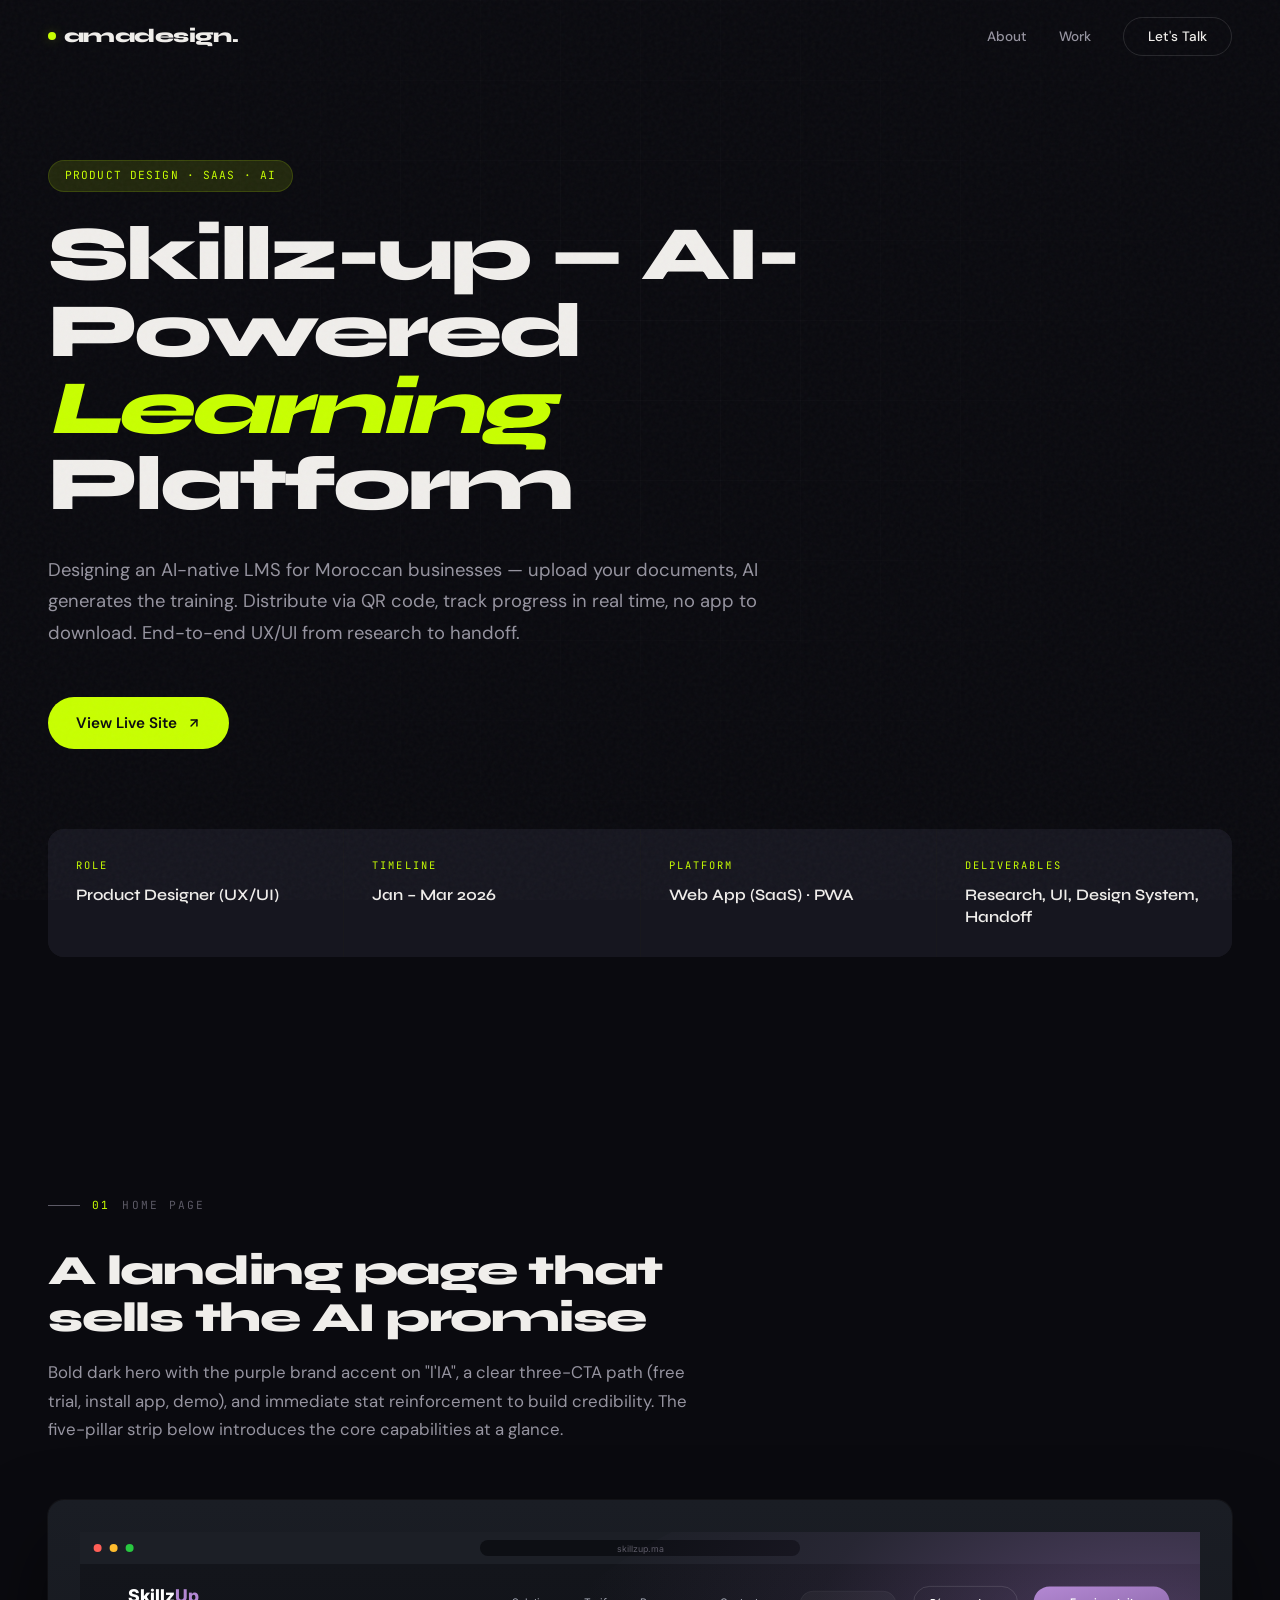
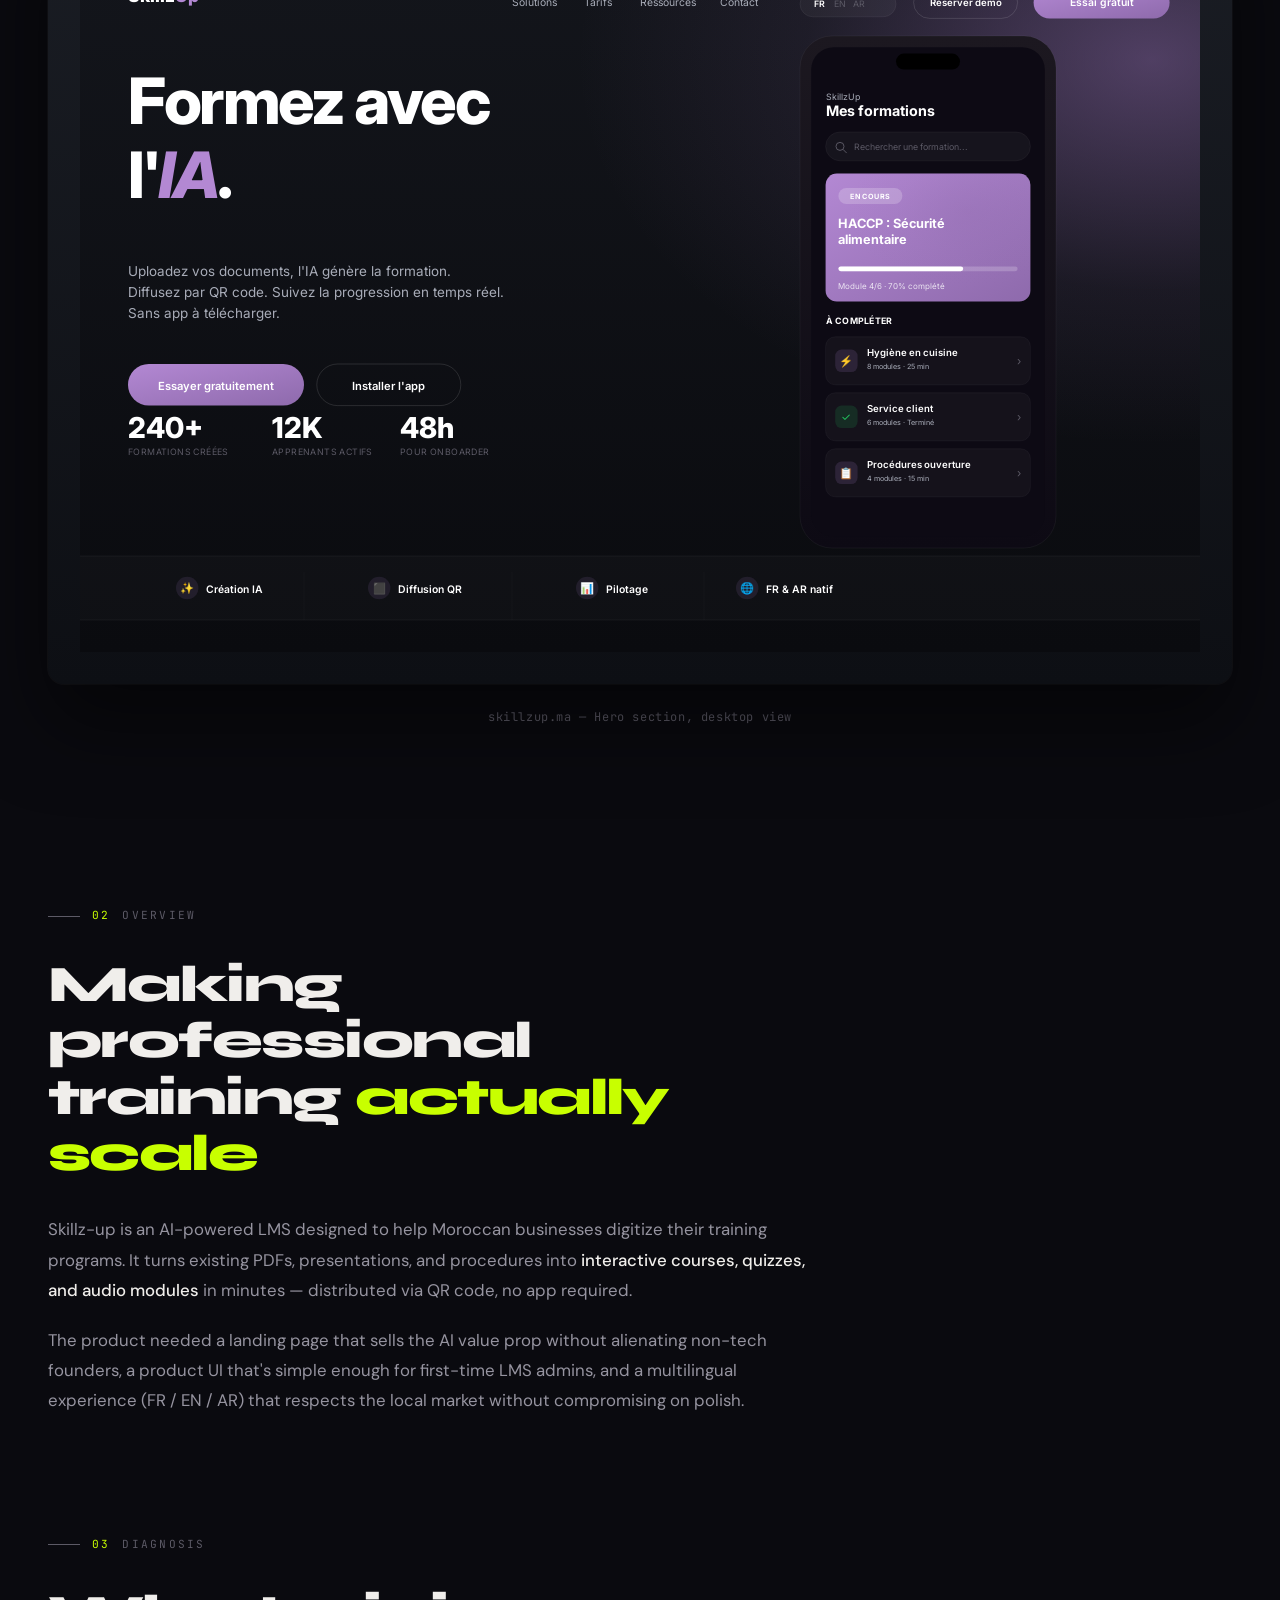
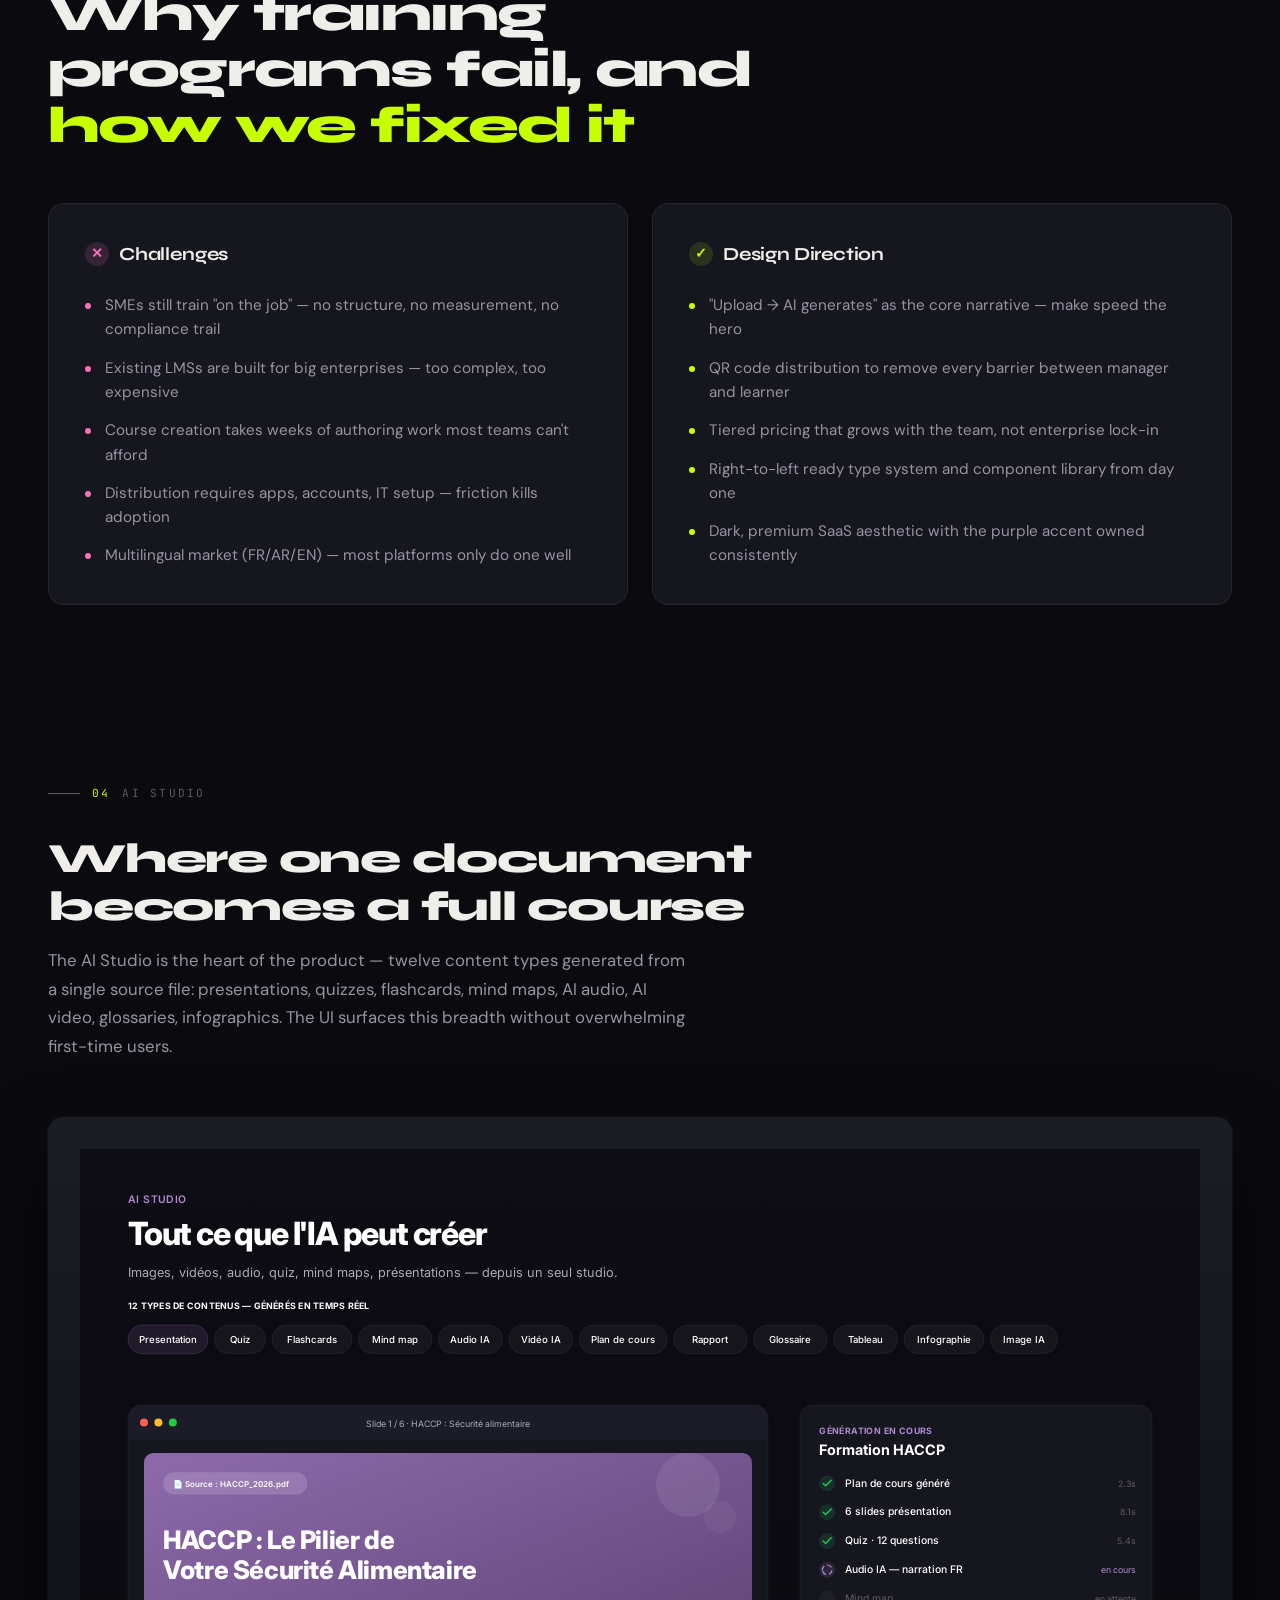
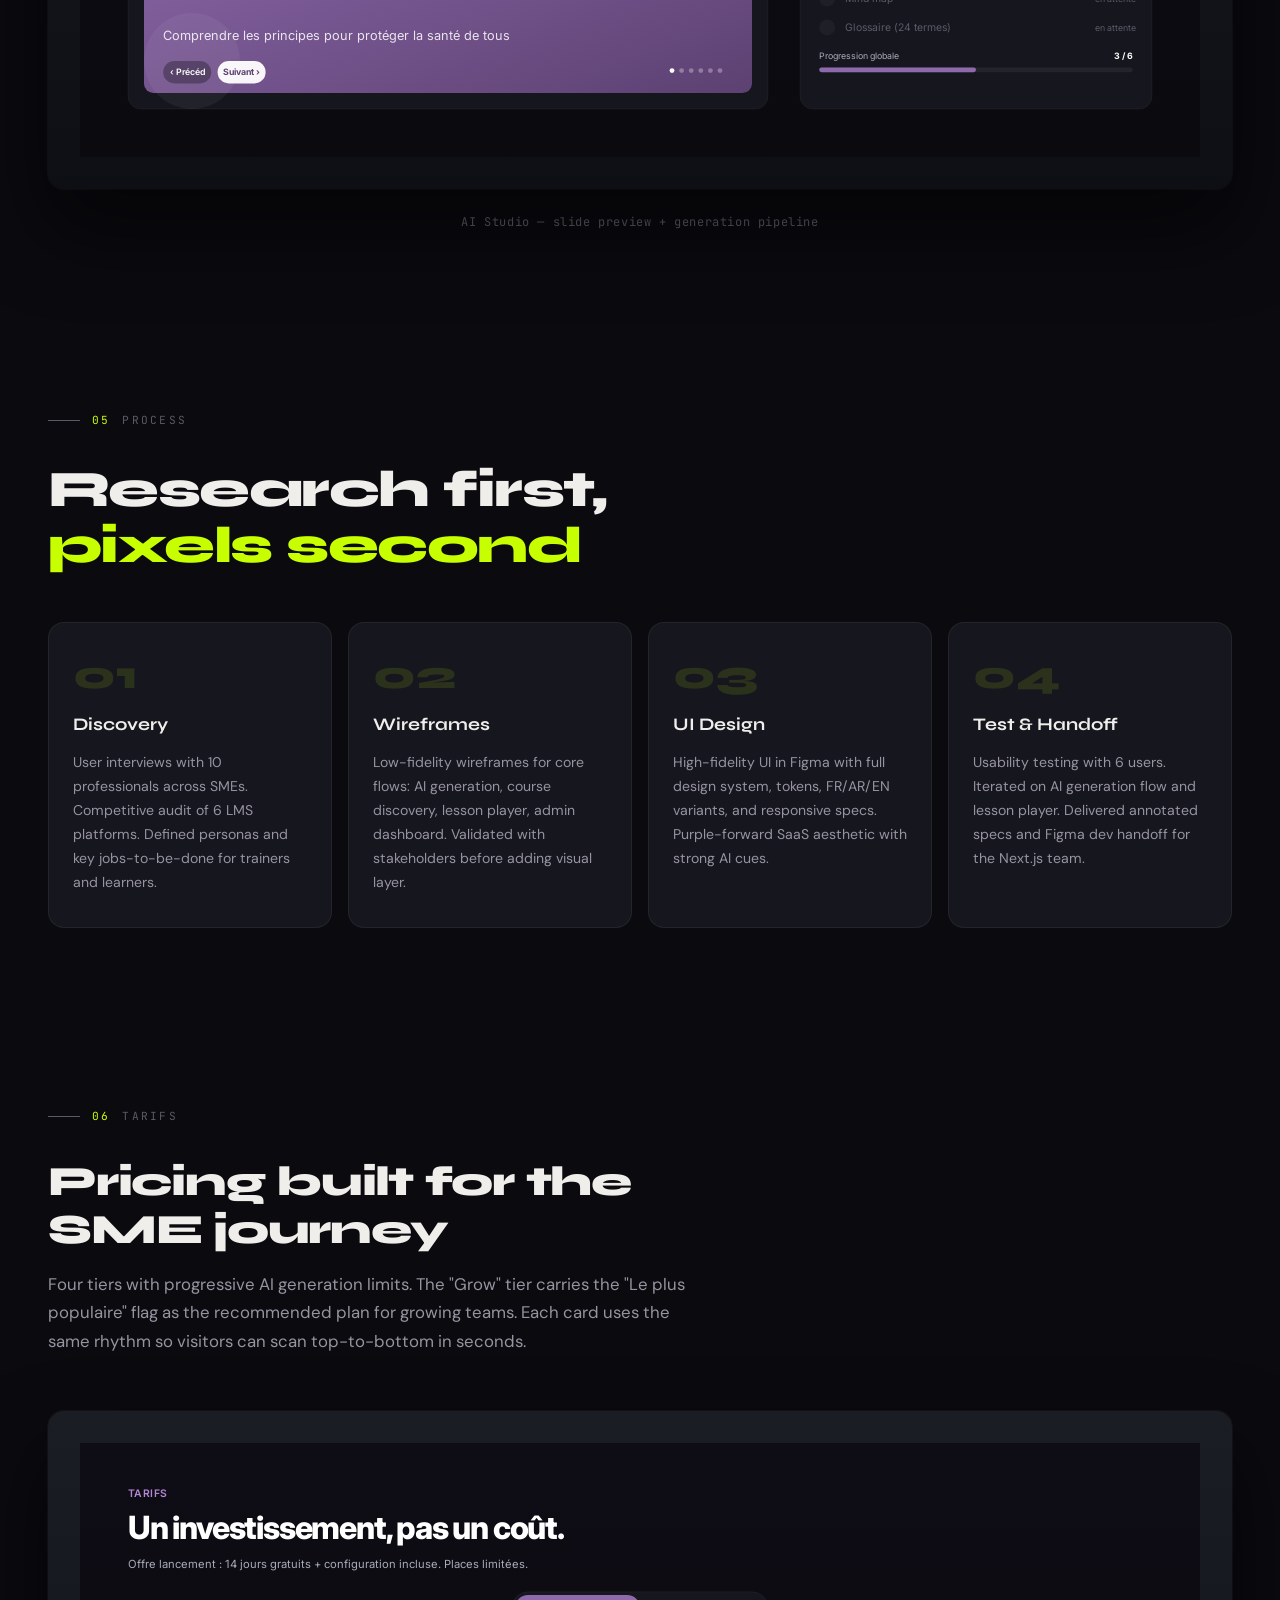
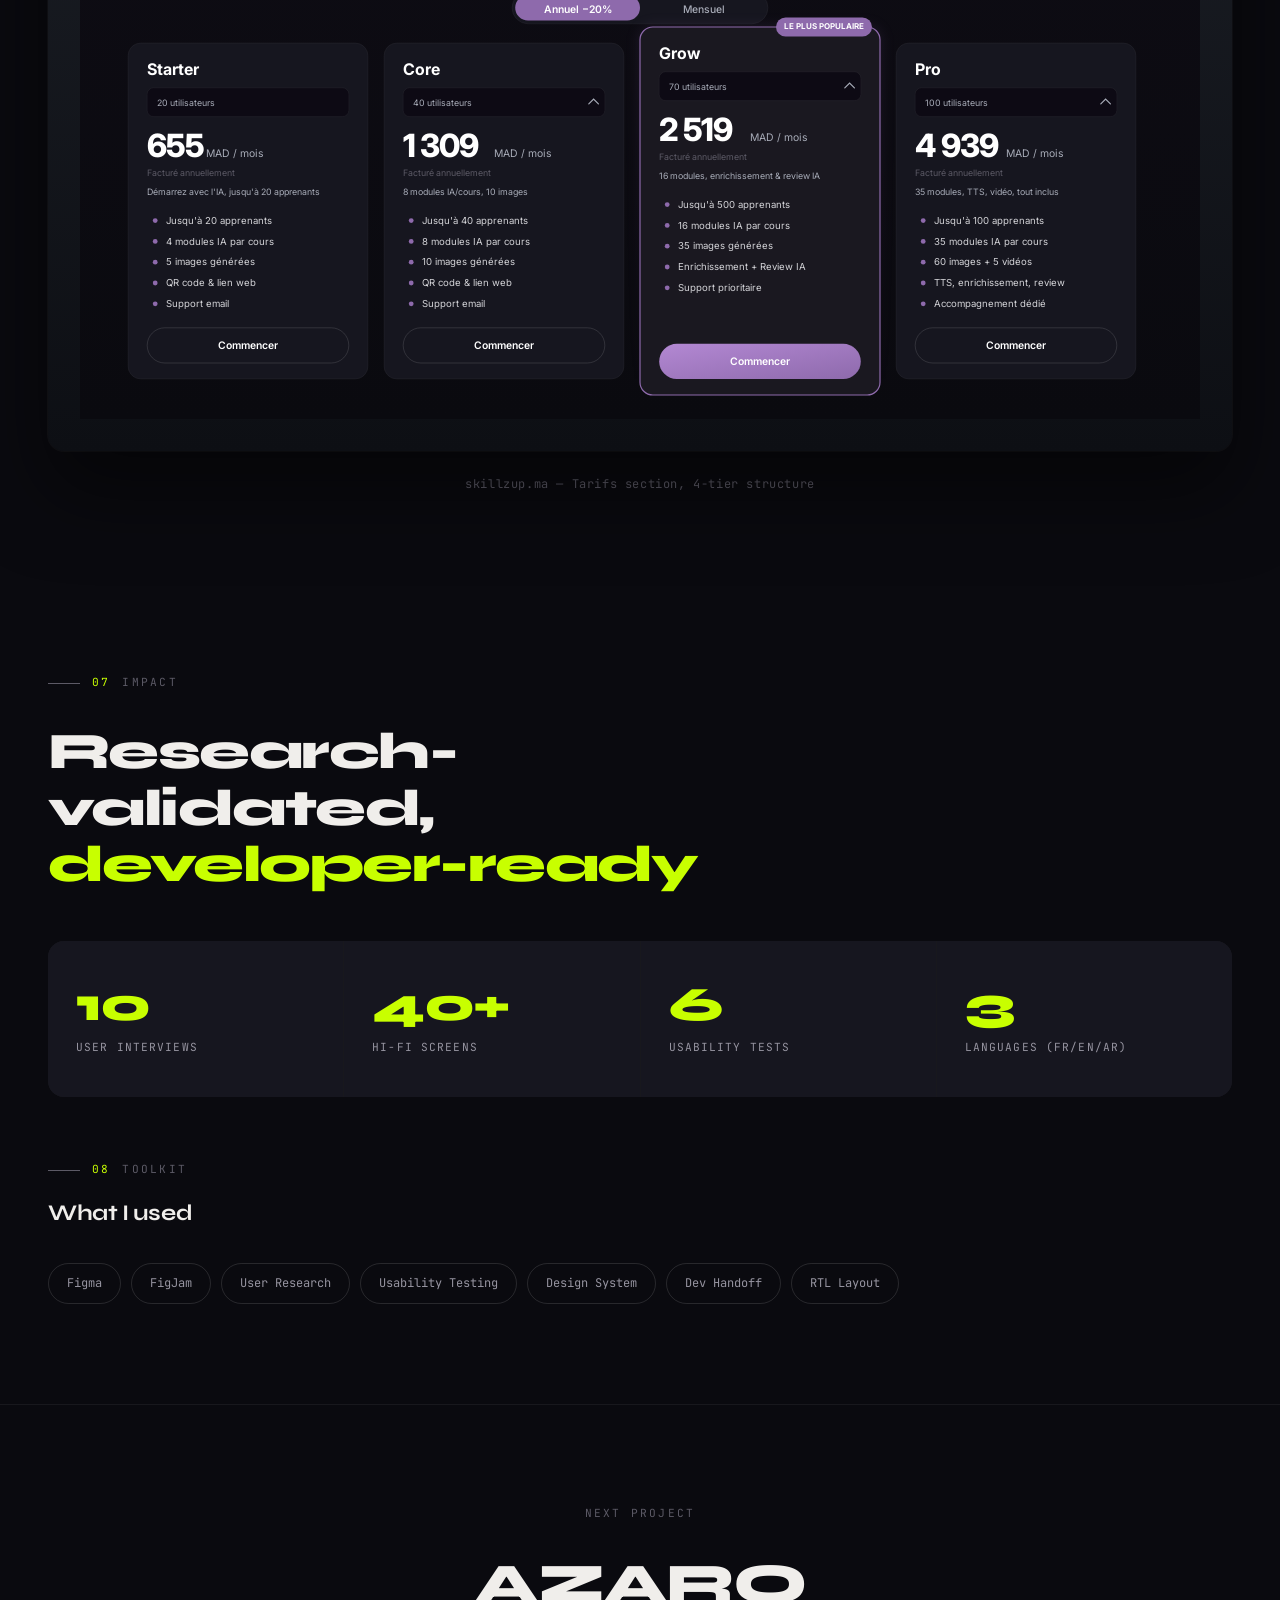
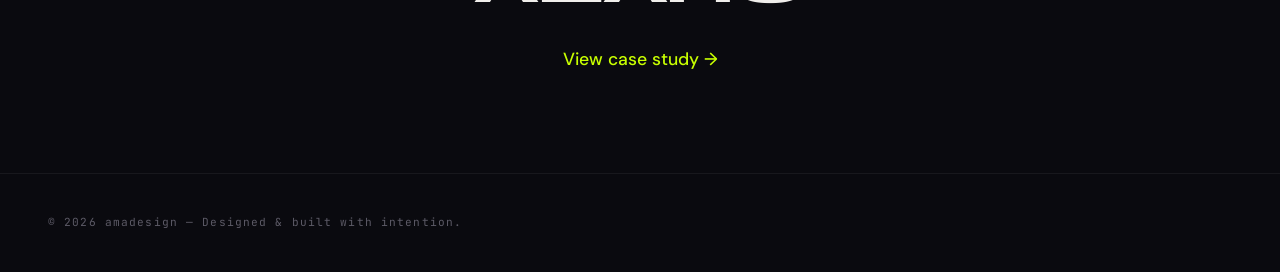
<file: project-skillzup.html>
<!DOCTYPE html>
<html lang="en">
<head>
  <meta charset="UTF-8">
  <meta name="viewport" content="width=device-width, initial-scale=1.0">
  <title>Skillz-up — SaaS Learning Platform — amadesign</title>

  <link rel="preconnect" href="https://fonts.googleapis.com">
  <link rel="preconnect" href="https://fonts.gstatic.com" crossorigin>
  <link href="https://fonts.googleapis.com/css2?family=Syne:wght@400;500;600;700;800&family=DM+Sans:ital,opsz,wght@0,9..40,300;0,9..40,400;0,9..40,500;0,9..40,600;1,9..40,400&family=JetBrains+Mono:wght@300;400&family=Inter:wght@400;500;600;700;800&display=swap" rel="stylesheet">

  <style>
    /* ═══════════════════════════════════════════════════════════════
       DESIGN TOKENS — synced with homepage
    ═══════════════════════════════════════════════════════════════ */
    :root {
      --bg-primary: #0a0a0f;
      --bg-secondary: #111118;
      --bg-card: #16161f;
      --bg-card-hover: #1c1c28;
      --bg-elevated: #1e1e2a;
      --text-primary: #f0eeeb;
      --text-secondary: #9694a0;
      --text-muted: #5c5a66;
      --text-accent: #c8ff00;
      --accent: #c8ff00;
      --accent-dim: rgba(200, 255, 0, 0.12);
      --accent-glow: rgba(200, 255, 0, 0.25);
      --accent-secondary: #6366f1;
      --accent-tertiary: #f472b6;
      --border: rgba(255, 255, 255, 0.06);
      --border-hover: rgba(255, 255, 255, 0.12);
      --glass: rgba(255, 255, 255, 0.03);
      --font-display: 'Syne', sans-serif;
      --font-body: 'DM Sans', sans-serif;
      --font-mono: 'JetBrains Mono', monospace;
      --container: 1280px;
      --radius: 16px;
      --radius-sm: 8px;
      --ease-out: cubic-bezier(0.16, 1, 0.3, 1);

      /* Skillzup brand — used only inside mockups */
      --sku-purple: #8E6AAC;
      --sku-purple-light: #B388D3;
      --sku-purple-dim: rgba(142, 106, 172, 0.15);
    }

    *, *::before, *::after { margin: 0; padding: 0; box-sizing: border-box; }
    html { scroll-behavior: smooth; scroll-padding-top: 80px; -webkit-font-smoothing: antialiased; -moz-osx-font-smoothing: grayscale; }
    body { font-family: var(--font-body); background: var(--bg-primary); color: var(--text-primary); line-height: 1.6; overflow-x: hidden; }
    ::selection { background: var(--accent); color: var(--bg-primary); }
    a { color: inherit; text-decoration: none; }
    img { max-width: 100%; display: block; }

    .container { max-width: var(--container); margin: 0 auto; padding: 0 clamp(20px, 4vw, 48px); }

    /* Noise overlay */
    .noise-overlay {
      position: fixed; top: 0; left: 0; width: 100%; height: 100%;
      pointer-events: none; z-index: 9999; opacity: 0.035;
      background-image: url("data:image/svg+xml,%3Csvg viewBox='0 0 256 256' xmlns='http://www.w3.org/2000/svg'%3E%3Cfilter id='noise'%3E%3CfeTurbulence type='fractalNoise' baseFrequency='0.9' numOctaves='4' stitchTiles='stitch'/%3E%3C/filter%3E%3Crect width='100%25' height='100%25' filter='url(%23noise)'/%3E%3C/svg%3E");
    }

    /* Reveal animations */
    .reveal { opacity: 0; transform: translateY(40px); transition: opacity 0.8s var(--ease-out), transform 0.8s var(--ease-out); }
    .reveal.visible { opacity: 1; transform: translateY(0); }

    /* ═══════════════════════════════════════════════════════════════
       NAVBAR — synced with homepage architecture
    ═══════════════════════════════════════════════════════════════ */
    .navbar {
      position: fixed; top: 0; left: 0; width: 100%; z-index: 1000;
      padding: 0 clamp(20px, 4vw, 48px);
      transition: background 0.4s, backdrop-filter 0.4s, box-shadow 0.4s;
    }
    .navbar.scrolled {
      background: rgba(10, 10, 15, 0.8);
      backdrop-filter: blur(20px); -webkit-backdrop-filter: blur(20px);
      box-shadow: 0 1px 0 var(--border);
    }
    .navbar-inner {
      max-width: var(--container); margin: 0 auto;
      display: flex; align-items: center; justify-content: space-between;
      height: 72px;
    }
    .logo {
      font-family: var(--font-display); font-weight: 800; font-size: 1.2rem;
      letter-spacing: -0.03em; display: flex; align-items: center; gap: 8px;
    }
    .logo-dot {
      width: 8px; height: 8px; border-radius: 50%;
      background: var(--accent); box-shadow: 0 0 12px var(--accent-glow);
      animation: pulse 2s ease-in-out infinite;
    }
    @keyframes pulse { 0%, 100% { opacity: 1; transform: scale(1); } 50% { opacity: 0.6; transform: scale(0.8); } }
    .nav-links { display: flex; align-items: center; gap: 32px; list-style: none; }
    .nav-links a {
      font-family: var(--font-body); font-size: 0.85rem; font-weight: 500;
      color: var(--text-secondary); transition: color 0.3s; position: relative;
    }
    .nav-links a::after {
      content: ''; position: absolute; bottom: -4px; left: 0; width: 0; height: 1.5px;
      background: var(--accent); transition: width 0.3s var(--ease-out);
    }
    .nav-links a:hover { color: var(--text-primary); }
    .nav-links a:hover::after { width: 100%; }
    .nav-cta {
      padding: 10px 24px; border: 1px solid var(--border-hover); border-radius: 100px;
      font-size: 0.85rem; font-weight: 500; color: var(--text-primary) !important;
      transition: all 0.3s var(--ease-out);
    }
    .nav-cta:hover { background: var(--accent); color: var(--bg-primary) !important; border-color: var(--accent); }
    .nav-cta:hover::after { display: none; }
    .hamburger { display: none; flex-direction: column; gap: 5px; cursor: pointer; background: none; border: none; padding: 8px; }
    .hamburger span { display: block; width: 24px; height: 1.5px; background: var(--text-primary); transition: all 0.3s var(--ease-out); }

    /* ═══════════════════════════════════════════════════════════════
       PROJECT HERO
    ═══════════════════════════════════════════════════════════════ */
    .project-hero {
      padding: 160px 0 80px;
      position: relative;
    }
    .project-hero::before {
      content: ''; position: absolute; inset: 0;
      background-image:
        linear-gradient(rgba(255,255,255,0.02) 1px, transparent 1px),
        linear-gradient(90deg, rgba(255,255,255,0.02) 1px, transparent 1px);
      background-size: 80px 80px;
      mask-image: radial-gradient(ellipse 60% 60% at 50% 30%, black, transparent);
      pointer-events: none;
    }
    .project-hero-content { position: relative; z-index: 2; }

    .project-category-tag {
      display: inline-flex; align-items: center; gap: 8px;
      padding: 6px 16px; border-radius: 100px;
      background: var(--accent-dim); border: 1px solid rgba(200, 255, 0, 0.15);
      font-family: var(--font-mono); font-size: 0.7rem; letter-spacing: 0.1em;
      text-transform: uppercase; color: var(--accent);
      margin-bottom: 24px;
    }
    .project-headline {
      font-family: var(--font-display); font-weight: 800;
      font-size: clamp(2.5rem, 6vw, 5.5rem);
      line-height: 1; letter-spacing: -0.04em;
      margin-bottom: 32px;
      max-width: 900px;
    }
    .project-headline .accent { color: var(--accent); font-style: italic; }
    .project-intro {
      max-width: 720px; font-size: 1.15rem;
      color: var(--text-secondary); line-height: 1.7;
      margin-bottom: 48px;
    }
    .project-cta-row {
      display: flex; gap: 16px; flex-wrap: wrap;
      margin-bottom: 80px;
    }
    .live-link {
      display: inline-flex; align-items: center; gap: 10px;
      padding: 14px 28px; border-radius: 100px;
      background: var(--accent); color: var(--bg-primary);
      font-weight: 600; font-size: 0.95rem;
      transition: all 0.3s var(--ease-out);
    }
    .live-link:hover { box-shadow: 0 8px 32px var(--accent-glow); transform: translateY(-2px); }
    .live-link svg { transition: transform 0.3s; }
    .live-link:hover svg { transform: translate(2px, -2px); }

    .project-meta-grid {
      display: grid;
      grid-template-columns: repeat(4, 1fr);
      gap: 1px;
      background: var(--border);
      border-radius: var(--radius);
      overflow: hidden;
      margin-bottom: 80px;
    }
    .project-meta-item {
      padding: 28px;
      background: var(--bg-card);
    }
    .meta-label {
      font-family: var(--font-mono); font-size: 0.65rem;
      letter-spacing: 0.2em; text-transform: uppercase;
      color: var(--accent); margin-bottom: 10px;
    }
    .meta-value {
      font-family: var(--font-display); font-weight: 600;
      font-size: 1rem; line-height: 1.4;
    }

    /* ═══════════════════════════════════════════════════════════════
       MOCKUP SHOWCASE
    ═══════════════════════════════════════════════════════════════ */
    .mockup-section { padding: 80px 0; }

    .mockup-section-label {
      font-family: var(--font-mono); font-size: 0.7rem;
      letter-spacing: 0.2em; text-transform: uppercase;
      color: var(--text-muted);
      display: flex; align-items: center; gap: 12px;
      margin-bottom: 32px;
    }
    .mockup-section-label::before { content: ''; width: 32px; height: 1px; background: var(--text-muted); }
    .mockup-section-label .num { color: var(--accent); }

    .mockup-heading {
      font-family: var(--font-display); font-weight: 800;
      font-size: clamp(1.8rem, 3.5vw, 2.6rem);
      letter-spacing: -0.03em; line-height: 1.15;
      margin-bottom: 16px;
      max-width: 720px;
    }
    .mockup-subheading {
      color: var(--text-secondary); font-size: 1.05rem;
      line-height: 1.7; max-width: 640px;
      margin-bottom: 56px;
    }

    .mockup-frame {
      position: relative;
      border-radius: var(--radius);
      overflow: hidden;
      background: linear-gradient(180deg, #1a1d24 0%, #0d0f14 100%);
      padding: clamp(16px, 3vw, 32px);
      box-shadow:
        0 40px 80px rgba(0, 0, 0, 0.5),
        0 0 0 1px rgba(255, 255, 255, 0.04);
    }
    .mockup-frame.no-padding { padding: 0; }
    .mockup-frame svg { display: block; width: 100%; height: auto; }

    .mockup-caption {
      margin-top: 24px;
      font-family: var(--font-mono); font-size: 0.75rem;
      letter-spacing: 0.05em; color: var(--text-muted);
      text-align: center;
    }

    /* ═══════════════════════════════════════════════════════════════
       CONTENT SECTIONS
    ═══════════════════════════════════════════════════════════════ */
    .content-section { padding: 100px 0; }
    .section-heading {
      font-family: var(--font-display); font-weight: 800;
      font-size: clamp(2rem, 4vw, 3.2rem);
      letter-spacing: -0.03em; line-height: 1.1;
      margin-bottom: 32px;
      max-width: 720px;
    }
    .section-heading .accent { color: var(--accent); }
    .body-text {
      max-width: 760px;
      color: var(--text-secondary);
      font-size: 1.05rem; line-height: 1.8;
      margin-bottom: 20px;
    }
    .body-text strong { color: var(--text-primary); font-weight: 500; }

    .diagnosis-grid {
      display: grid; grid-template-columns: 1fr 1fr; gap: 24px;
      margin-top: 48px;
    }
    .diagnosis-card {
      padding: 36px;
      background: var(--bg-card);
      border: 1px solid var(--border);
      border-radius: var(--radius);
    }
    .diagnosis-card h3 {
      font-family: var(--font-display); font-weight: 700;
      font-size: 1.15rem; letter-spacing: -0.01em;
      margin-bottom: 24px;
      display: flex; align-items: center; gap: 10px;
    }
    .diagnosis-card h3 .icon-circle {
      width: 24px; height: 24px; border-radius: 50%;
      display: inline-flex; align-items: center; justify-content: center;
      font-size: 0.85rem; font-weight: 700;
    }
    .challenges h3 .icon-circle { background: rgba(244, 114, 182, 0.15); color: #f472b6; }
    .direction h3 .icon-circle { background: var(--accent-dim); color: var(--accent); }
    .diagnosis-card ul { list-style: none; display: flex; flex-direction: column; gap: 14px; }
    .diagnosis-card li {
      color: var(--text-secondary); font-size: 0.95rem;
      line-height: 1.6; padding-left: 20px; position: relative;
    }
    .diagnosis-card li::before {
      content: ''; position: absolute; left: 0; top: 10px;
      width: 6px; height: 6px; border-radius: 50%;
    }
    .challenges li::before { background: #f472b6; }
    .direction li::before { background: var(--accent); }

    /* Process timeline */
    .process-grid {
      display: grid; grid-template-columns: repeat(4, 1fr); gap: 16px;
      margin-top: 48px;
    }
    .process-step {
      padding: 32px 24px;
      background: var(--bg-card);
      border: 1px solid var(--border);
      border-radius: var(--radius);
      transition: all 0.4s var(--ease-out);
    }
    .process-step:hover { background: var(--bg-card-hover); border-color: var(--border-hover); transform: translateY(-4px); }
    .process-step-num {
      font-family: var(--font-display); font-weight: 800;
      font-size: 2.5rem; color: var(--accent-dim); line-height: 1;
      margin-bottom: 16px;
    }
    .process-step h3 {
      font-family: var(--font-display); font-weight: 700;
      font-size: 1.1rem; margin-bottom: 12px;
    }
    .process-step p { color: var(--text-secondary); font-size: 0.88rem; line-height: 1.7; }

    /* Impact stats */
    .impact-grid {
      display: grid; grid-template-columns: repeat(4, 1fr); gap: 1px;
      background: var(--border); border-radius: var(--radius); overflow: hidden;
      margin-top: 48px;
    }
    .impact-stat { padding: 40px 28px; background: var(--bg-card); text-align: left; }
    .impact-number {
      font-family: var(--font-display); font-weight: 800;
      font-size: clamp(2rem, 4vw, 3rem);
      letter-spacing: -0.03em; color: var(--accent);
      line-height: 1; margin-bottom: 10px;
    }
    .impact-label { font-family: var(--font-mono); font-size: 0.7rem; letter-spacing: 0.1em; color: var(--text-secondary); text-transform: uppercase; }

    /* Toolkit chips */
    .toolkit-chips { display: flex; flex-wrap: wrap; gap: 10px; margin-top: 32px; }
    .toolkit-chip {
      padding: 10px 18px; border-radius: 100px;
      border: 1px solid var(--border-hover);
      font-family: var(--font-mono); font-size: 0.75rem;
      color: var(--text-secondary);
    }

    /* Next project */
    .next-project {
      padding: 100px 0; border-top: 1px solid var(--border);
      text-align: center;
    }
    .next-project-label {
      font-family: var(--font-mono); font-size: 0.7rem;
      letter-spacing: 0.2em; text-transform: uppercase;
      color: var(--text-muted); margin-bottom: 16px;
    }
    .next-project-title {
      font-family: var(--font-display); font-weight: 800;
      font-size: clamp(2rem, 5vw, 3.5rem);
      letter-spacing: -0.03em;
      margin-bottom: 16px;
    }
    .next-project a {
      display: inline-flex; align-items: center; gap: 12px;
      color: var(--accent); font-size: 1.1rem; font-weight: 500;
      transition: gap 0.3s var(--ease-out);
    }
    .next-project a:hover { gap: 20px; }

    /* Footer — synced with homepage */
    .footer { padding: 40px 0; border-top: 1px solid var(--border); }
    .footer-inner { display: flex; align-items: center; justify-content: space-between; }
    .footer-copy { font-family: var(--font-mono); font-size: 0.7rem; letter-spacing: 0.1em; color: var(--text-muted); }

    /* ═══════════════════════════════════════════════════════════════
       RESPONSIVE
    ═══════════════════════════════════════════════════════════════ */
    @media (max-width: 1024px) {
      .project-meta-grid { grid-template-columns: repeat(2, 1fr); }
      .process-grid { grid-template-columns: repeat(2, 1fr); }
      .impact-grid { grid-template-columns: repeat(2, 1fr); }
    }
    @media (max-width: 768px) {
      .nav-links {
        display: none; position: fixed; top: 72px; left: 0; width: 100%;
        background: rgba(10, 10, 15, 0.97); backdrop-filter: blur(20px);
        flex-direction: column; padding: 32px; gap: 24px;
        border-bottom: 1px solid var(--border);
      }
      .nav-links.open { display: flex; }
      .hamburger { display: flex; }
      .diagnosis-grid { grid-template-columns: 1fr; }
      .project-meta-grid { grid-template-columns: 1fr; }
      .footer-inner { flex-direction: column; gap: 16px; text-align: center; }
    }
  </style>
</head>
<body>

  <div class="noise-overlay"></div>

  <!-- ═══════════════════════════════════════════════════════════
       NAVIGATION — synced with homepage architecture
  ═══════════════════════════════════════════════════════════ -->
  <nav class="navbar" id="navbar">
    <div class="navbar-inner">
      <a href="index.html" class="logo">
        <span class="logo-dot"></span>
        amadesign.
      </a>
      <ul class="nav-links" id="navLinks">
        <li><a href="about.html">About</a></li>
        <li><a href="index.html#work">Work</a></li>
        <li><a href="index.html#contact" class="nav-cta">Let's Talk</a></li>
      </ul>
      <button class="hamburger" id="hamburger" aria-label="Toggle navigation">
        <span></span><span></span><span></span>
      </button>
    </div>
  </nav>

  <!-- ═══════════════════════════════════════════════════════════
       PROJECT HERO
  ═══════════════════════════════════════════════════════════ -->
  <section class="project-hero">
    <div class="container project-hero-content">
      <div class="project-category-tag">Product Design · SaaS · AI</div>

      <h1 class="project-headline">
        Skillz-up — AI-Powered <span class="accent">Learning</span> Platform
      </h1>

      <p class="project-intro">
        Designing an AI-native LMS for Moroccan businesses — upload your documents,
        AI generates the training. Distribute via QR code, track progress in real time,
        no app to download. End-to-end UX/UI from research to handoff.
      </p>

      <div class="project-cta-row">
        <a href="https://www.skillzup.ma/" target="_blank" rel="noopener" class="live-link">
          View Live Site
          <svg width="14" height="14" viewBox="0 0 24 24" fill="none" stroke="currentColor" stroke-width="2.5" stroke-linecap="round" stroke-linejoin="round"><path d="M7 17L17 7"/><path d="M7 7h10v10"/></svg>
        </a>
      </div>

      <div class="project-meta-grid">
        <div class="project-meta-item">
          <div class="meta-label">Role</div>
          <div class="meta-value">Product Designer (UX/UI)</div>
        </div>
        <div class="project-meta-item">
          <div class="meta-label">Timeline</div>
          <div class="meta-value">Jan – Mar 2026</div>
        </div>
        <div class="project-meta-item">
          <div class="meta-label">Platform</div>
          <div class="meta-value">Web App (SaaS) · PWA</div>
        </div>
        <div class="project-meta-item">
          <div class="meta-label">Deliverables</div>
          <div class="meta-value">Research, UI, Design System, Handoff</div>
        </div>
      </div>
    </div>
  </section>

  <!-- ═══════════════════════════════════════════════════════════
       MOCKUP 1 — HOME PAGE / DESKTOP RENDER
  ═══════════════════════════════════════════════════════════ -->
  <section class="mockup-section">
    <div class="container">
      <div class="reveal">
        <div class="mockup-section-label"><span class="num">01</span> Home Page</div>
        <h2 class="mockup-heading">A landing page that sells the AI promise</h2>
        <p class="mockup-subheading">
          Bold dark hero with the purple brand accent on "l'IA", a clear three-CTA path
          (free trial, install app, demo), and immediate stat reinforcement to build credibility.
          The five-pillar strip below introduces the core capabilities at a glance.
        </p>
      </div>

      <div class="mockup-frame reveal">
        <svg viewBox="0 0 1400 900" xmlns="http://www.w3.org/2000/svg" role="img" aria-label="Skillzup homepage desktop render">
          <defs>
            <linearGradient id="skuHeroGrad" x1="0" y1="0" x2="0" y2="1">
              <stop offset="0%" stop-color="#13151b"/>
              <stop offset="100%" stop-color="#0a0b0f"/>
            </linearGradient>
            <radialGradient id="skuPurpleGlow" cx="0.7" cy="0.3" r="0.6">
              <stop offset="0%" stop-color="#8E6AAC" stop-opacity="0.5"/>
              <stop offset="60%" stop-color="#8E6AAC" stop-opacity="0.1"/>
              <stop offset="100%" stop-color="#8E6AAC" stop-opacity="0"/>
            </radialGradient>
            <linearGradient id="skuPhoneGrad" x1="0" y1="0" x2="0" y2="1">
              <stop offset="0%" stop-color="#1c1820"/>
              <stop offset="100%" stop-color="#0d0a14"/>
            </linearGradient>
            <linearGradient id="skuButtonGrad" x1="0" y1="0" x2="1" y2="1">
              <stop offset="0%" stop-color="#B388D3"/>
              <stop offset="100%" stop-color="#8E6AAC"/>
            </linearGradient>
          </defs>

          <!-- Browser chrome -->
          <rect x="0" y="0" width="1400" height="900" rx="12" fill="#0a0b0f"/>
          <rect x="0" y="0" width="1400" height="40" fill="#1c1f26"/>
          <circle cx="22" cy="20" r="5" fill="#ff5f57"/>
          <circle cx="42" cy="20" r="5" fill="#febc2e"/>
          <circle cx="62" cy="20" r="5" fill="#28c840"/>
          <rect x="500" y="10" width="400" height="20" rx="10" fill="#0d0f14"/>
          <text x="700" y="25" font-family="Inter, sans-serif" font-size="11" fill="#5c5a66" text-anchor="middle">skillzup.ma</text>

          <!-- Page background -->
          <rect x="0" y="40" width="1400" height="860" fill="url(#skuHeroGrad)"/>
          <ellipse cx="1100" cy="320" rx="600" ry="400" fill="url(#skuPurpleGlow)"/>

          <!-- Top nav -->
          <text x="60" y="88" font-family="Inter, sans-serif" font-size="22" font-weight="800" fill="#fff">
            Skillz<tspan fill="#B388D3">Up</tspan>
          </text>

          <g font-family="Inter, sans-serif" font-size="13" fill="#a8acb8">
            <text x="540" y="92">Solutions</text>
            <text x="630" y="92">Tarifs</text>
            <text x="700" y="92">Ressources</text>
            <text x="800" y="92">Contact</text>
          </g>

          <!-- Lang toggle -->
          <rect x="900" y="74" width="120" height="32" rx="16" fill="rgba(255,255,255,0.04)" stroke="rgba(255,255,255,0.08)"/>
          <text x="918" y="94" font-family="Inter, sans-serif" font-size="11" fill="#fff" font-weight="600">FR</text>
          <text x="942" y="94" font-family="Inter, sans-serif" font-size="11" fill="#5c5a66">EN</text>
          <text x="966" y="94" font-family="Inter, sans-serif" font-size="11" fill="#5c5a66">AR</text>

          <rect x="1042" y="68" width="130" height="40" rx="20" fill="none" stroke="rgba(255,255,255,0.15)"/>
          <text x="1107" y="93" font-family="Inter, sans-serif" font-size="12" font-weight="600" fill="#fff" text-anchor="middle">Réserver demo</text>

          <rect x="1192" y="68" width="170" height="40" rx="20" fill="url(#skuButtonGrad)"/>
          <text x="1277" y="93" font-family="Inter, sans-serif" font-size="13" font-weight="600" fill="#fff" text-anchor="middle">Essai gratuit</text>

          <!-- HERO HEADLINE -->
          <text x="60" y="240" font-family="Inter, sans-serif" font-size="80" font-weight="800" fill="#fff" letter-spacing="-3">
            <tspan x="60" dy="0">Formez avec</tspan>
            <tspan x="60" dy="92">l'<tspan fill="#B388D3" font-style="italic">IA</tspan>.</tspan>
          </text>

          <!-- Subhead -->
          <text x="60" y="430" font-family="Inter, sans-serif" font-size="17" fill="#a8acb8">
            <tspan x="60" dy="0">Uploadez vos documents, l'IA génère la formation.</tspan>
            <tspan x="60" dy="26">Diffusez par QR code. Suivez la progression en temps réel.</tspan>
            <tspan x="60" dy="26">Sans app à télécharger.</tspan>
          </text>

          <!-- CTAs -->
          <rect x="60" y="540" width="220" height="52" rx="26" fill="url(#skuButtonGrad)"/>
          <text x="170" y="572" font-family="Inter, sans-serif" font-size="14" font-weight="600" fill="#fff" text-anchor="middle">Essayer gratuitement</text>

          <rect x="296" y="540" width="180" height="52" rx="26" fill="none" stroke="rgba(255,255,255,0.15)"/>
          <text x="386" y="572" font-family="Inter, sans-serif" font-size="14" font-weight="600" fill="#fff" text-anchor="middle">Installer l'app</text>

          <!-- Stats row -->
          <g transform="translate(60, 632)">
            <text x="0" y="0" font-family="Inter, sans-serif" font-size="36" font-weight="800" fill="#fff">240+</text>
            <text x="0" y="22" font-family="Inter, sans-serif" font-size="11" fill="#5c5a66" letter-spacing="0.5">FORMATIONS CRÉÉES</text>

            <text x="180" y="0" font-family="Inter, sans-serif" font-size="36" font-weight="800" fill="#fff">12K</text>
            <text x="180" y="22" font-family="Inter, sans-serif" font-size="11" fill="#5c5a66" letter-spacing="0.5">APPRENANTS ACTIFS</text>

            <text x="340" y="0" font-family="Inter, sans-serif" font-size="36" font-weight="800" fill="#fff">48h</text>
            <text x="340" y="22" font-family="Inter, sans-serif" font-size="11" fill="#5c5a66" letter-spacing="0.5">POUR ONBOARDER</text>
          </g>

          <!-- HERO PRODUCT MOCKUP (right side) — phone showing course -->
          <g transform="translate(900, 130)">
            <!-- Phone shape -->
            <rect x="0" y="0" width="320" height="640" rx="40" fill="url(#skuPhoneGrad)" stroke="rgba(255,255,255,0.06)" stroke-width="1"/>
            <rect x="14" y="14" width="292" height="612" rx="28" fill="#0d0a14"/>
            <rect x="120" y="22" width="80" height="20" rx="10" fill="#000"/>

            <!-- Phone screen -->
            <text x="32" y="80" font-family="Inter, sans-serif" font-size="11" fill="#a8acb8">SkillzUp</text>
            <text x="32" y="100" font-family="Inter, sans-serif" font-size="18" font-weight="700" fill="#fff">Mes formations</text>

            <!-- Search-like bar -->
            <rect x="32" y="120" width="256" height="36" rx="18" fill="rgba(255,255,255,0.04)" stroke="rgba(255,255,255,0.06)"/>
            <circle cx="50" cy="138" r="5" fill="none" stroke="#5c5a66" stroke-width="1.2"/>
            <line x1="54" y1="142" x2="58" y2="146" stroke="#5c5a66" stroke-width="1.2" stroke-linecap="round"/>
            <text x="68" y="142" font-family="Inter, sans-serif" font-size="11" fill="#5c5a66">Rechercher une formation...</text>

            <!-- Featured course card -->
            <rect x="32" y="172" width="256" height="160" rx="14" fill="url(#skuButtonGrad)"/>
            <rect x="32" y="172" width="256" height="160" rx="14" fill="url(#skuPurpleGlow)" opacity="0.5"/>
            <rect x="48" y="190" width="80" height="20" rx="10" fill="rgba(255,255,255,0.2)"/>
            <text x="88" y="204" font-family="Inter, sans-serif" font-size="9" font-weight="700" fill="#fff" text-anchor="middle" letter-spacing="0.5">EN COURS</text>
            <text x="48" y="240" font-family="Inter, sans-serif" font-size="16" font-weight="700" fill="#fff">HACCP : Sécurité</text>
            <text x="48" y="260" font-family="Inter, sans-serif" font-size="16" font-weight="700" fill="#fff">alimentaire</text>
            <!-- Progress -->
            <rect x="48" y="288" width="224" height="6" rx="3" fill="rgba(255,255,255,0.2)"/>
            <rect x="48" y="288" width="156" height="6" rx="3" fill="#fff"/>
            <text x="48" y="316" font-family="Inter, sans-serif" font-size="10" fill="rgba(255,255,255,0.8)">Module 4/6 · 70% complété</text>

            <!-- Course list header -->
            <text x="32" y="360" font-family="Inter, sans-serif" font-size="11" font-weight="700" fill="#fff" letter-spacing="0.3">À COMPLÉTER</text>

            <!-- Course item 1 -->
            <rect x="32" y="376" width="256" height="60" rx="12" fill="rgba(255,255,255,0.03)" stroke="rgba(255,255,255,0.05)"/>
            <rect x="44" y="392" width="28" height="28" rx="8" fill="rgba(142,106,172,0.2)"/>
            <text x="58" y="411" font-family="Inter, sans-serif" font-size="14" fill="#B388D3" text-anchor="middle">⚡</text>
            <text x="84" y="400" font-family="Inter, sans-serif" font-size="12" font-weight="600" fill="#fff">Hygiène en cuisine</text>
            <text x="84" y="416" font-family="Inter, sans-serif" font-size="9" fill="#a8acb8">8 modules · 25 min</text>
            <text x="276" y="411" font-family="Inter, sans-serif" font-size="14" fill="#5c5a66" text-anchor="end">›</text>

            <!-- Course item 2 -->
            <rect x="32" y="446" width="256" height="60" rx="12" fill="rgba(255,255,255,0.03)" stroke="rgba(255,255,255,0.05)"/>
            <rect x="44" y="462" width="28" height="28" rx="8" fill="rgba(34,197,94,0.15)"/>
            <text x="58" y="481" font-family="Inter, sans-serif" font-size="14" fill="#22c55e" text-anchor="middle">✓</text>
            <text x="84" y="470" font-family="Inter, sans-serif" font-size="12" font-weight="600" fill="#fff">Service client</text>
            <text x="84" y="486" font-family="Inter, sans-serif" font-size="9" fill="#a8acb8">6 modules · Terminé</text>
            <text x="276" y="481" font-family="Inter, sans-serif" font-size="14" fill="#5c5a66" text-anchor="end">›</text>

            <!-- Course item 3 -->
            <rect x="32" y="516" width="256" height="60" rx="12" fill="rgba(255,255,255,0.03)" stroke="rgba(255,255,255,0.05)"/>
            <rect x="44" y="532" width="28" height="28" rx="8" fill="rgba(142,106,172,0.2)"/>
            <text x="58" y="551" font-family="Inter, sans-serif" font-size="14" fill="#B388D3" text-anchor="middle">📋</text>
            <text x="84" y="540" font-family="Inter, sans-serif" font-size="12" font-weight="600" fill="#fff">Procédures ouverture</text>
            <text x="84" y="556" font-family="Inter, sans-serif" font-size="9" fill="#a8acb8">4 modules · 15 min</text>
            <text x="276" y="551" font-family="Inter, sans-serif" font-size="14" fill="#5c5a66" text-anchor="end">›</text>
          </g>

          <!-- Pillar strip at bottom -->
          <rect x="0" y="780" width="1400" height="80" fill="rgba(255,255,255,0.02)"/>
          <line x1="0" y1="780" x2="1400" y2="780" stroke="rgba(255,255,255,0.06)"/>
          <line x1="0" y1="860" x2="1400" y2="860" stroke="rgba(255,255,255,0.06)"/>

          <g font-family="Inter, sans-serif" font-size="13" font-weight="500" fill="#a8acb8">
            <!-- Pillar 1: Création IA -->
            <g transform="translate(120, 800)">
              <circle cx="14" cy="20" r="14" fill="rgba(142,106,172,0.15)"/>
              <text x="14" y="25" font-size="14" fill="#B388D3" text-anchor="middle">✨</text>
              <text x="38" y="26" font-weight="600" fill="#fff">Création IA</text>
            </g>
            <line x1="280" y1="800" x2="280" y2="860" stroke="rgba(255,255,255,0.04)"/>

            <!-- Pillar 2: Diffusion QR -->
            <g transform="translate(360, 800)">
              <circle cx="14" cy="20" r="14" fill="rgba(142,106,172,0.15)"/>
              <text x="14" y="25" font-size="13" fill="#B388D3" text-anchor="middle">⬛</text>
              <text x="38" y="26" font-weight="600" fill="#fff">Diffusion QR</text>
            </g>
            <line x1="540" y1="800" x2="540" y2="860" stroke="rgba(255,255,255,0.04)"/>

            <!-- Pillar 3: Pilotage -->
            <g transform="translate(620, 800)">
              <circle cx="14" cy="20" r="14" fill="rgba(142,106,172,0.15)"/>
              <text x="14" y="25" font-size="14" fill="#B388D3" text-anchor="middle">📊</text>
              <text x="38" y="26" font-weight="600" fill="#fff">Pilotage</text>
            </g>
            <line x1="780" y1="800" x2="780" y2="860" stroke="rgba(255,255,255,0.04)"/>

            <!-- Pillar 4: FR & AR -->
            <g transform="translate(820, 800)">
              <circle cx="14" cy="20" r="14" fill="rgba(142,106,172,0.15)"/>
              <text x="14" y="25" font-size="14" fill="#B388D3" text-anchor="middle">🌐</text>
              <text x="38" y="26" font-weight="600" fill="#fff">FR &amp; AR natif</text>
            </g>
          </g>
        </svg>
      </div>
      <p class="mockup-caption">skillzup.ma — Hero section, desktop view</p>
    </div>
  </section>

  <!-- ═══════════════════════════════════════════════════════════
       OVERVIEW & DIAGNOSIS
  ═══════════════════════════════════════════════════════════ -->
  <section class="content-section">
    <div class="container">
      <div class="reveal">
        <div class="mockup-section-label"><span class="num">02</span> Overview</div>
        <h2 class="section-heading">Making professional training <span class="accent">actually scale</span></h2>
        <p class="body-text">
          Skillz-up is an AI-powered LMS designed to help Moroccan businesses digitize their training
          programs. It turns existing PDFs, presentations, and procedures into <strong>interactive
          courses, quizzes, and audio modules</strong> in minutes — distributed via QR code, no app required.
        </p>
        <p class="body-text">
          The product needed a landing page that sells the AI value prop without alienating non-tech founders,
          a product UI that's simple enough for first-time LMS admins, and a multilingual experience
          (FR / EN / AR) that respects the local market without compromising on polish.
        </p>
      </div>
    </div>
  </section>

  <section class="content-section" style="padding-top: 0;">
    <div class="container">
      <div class="reveal">
        <div class="mockup-section-label"><span class="num">03</span> Diagnosis</div>
        <h2 class="section-heading">Why training programs fail, and <span class="accent">how we fixed it</span></h2>
      </div>

      <div class="diagnosis-grid reveal">
        <div class="diagnosis-card challenges">
          <h3><span class="icon-circle">✕</span> Challenges</h3>
          <ul>
            <li>SMEs still train "on the job" — no structure, no measurement, no compliance trail</li>
            <li>Existing LMSs are built for big enterprises — too complex, too expensive</li>
            <li>Course creation takes weeks of authoring work most teams can't afford</li>
            <li>Distribution requires apps, accounts, IT setup — friction kills adoption</li>
            <li>Multilingual market (FR/AR/EN) — most platforms only do one well</li>
          </ul>
        </div>

        <div class="diagnosis-card direction">
          <h3><span class="icon-circle">✓</span> Design Direction</h3>
          <ul>
            <li>"Upload → AI generates" as the core narrative — make speed the hero</li>
            <li>QR code distribution to remove every barrier between manager and learner</li>
            <li>Tiered pricing that grows with the team, not enterprise lock-in</li>
            <li>Right-to-left ready type system and component library from day one</li>
            <li>Dark, premium SaaS aesthetic with the purple accent owned consistently</li>
          </ul>
        </div>
      </div>
    </div>
  </section>

  <!-- ═══════════════════════════════════════════════════════════
       MOCKUP 2 — AI STUDIO
  ═══════════════════════════════════════════════════════════ -->
  <section class="mockup-section">
    <div class="container">
      <div class="reveal">
        <div class="mockup-section-label"><span class="num">04</span> AI Studio</div>
        <h2 class="mockup-heading">Where one document becomes a full course</h2>
        <p class="mockup-subheading">
          The AI Studio is the heart of the product — twelve content types generated from a single source file:
          presentations, quizzes, flashcards, mind maps, AI audio, AI video, glossaries, infographics. The UI surfaces
          this breadth without overwhelming first-time users.
        </p>
      </div>

      <div class="mockup-frame reveal">
        <svg viewBox="0 0 1400 760" xmlns="http://www.w3.org/2000/svg" role="img" aria-label="Skillzup AI Studio render">
          <defs>
            <linearGradient id="studioBg" x1="0" y1="0" x2="0" y2="1">
              <stop offset="0%" stop-color="#0e0c14"/>
              <stop offset="100%" stop-color="#0a0a0f"/>
            </linearGradient>
            <linearGradient id="slideBg" x1="0" y1="0" x2="1" y2="1">
              <stop offset="0%" stop-color="#8E6AAC"/>
              <stop offset="100%" stop-color="#5d4172"/>
            </linearGradient>
          </defs>

          <rect x="0" y="0" width="1400" height="760" fill="url(#studioBg)"/>

          <!-- Header -->
          <text x="60" y="68" font-family="Inter, sans-serif" font-size="13" font-weight="600" fill="#B388D3" letter-spacing="0.5">AI STUDIO</text>
          <text x="60" y="120" font-family="Inter, sans-serif" font-size="40" font-weight="800" fill="#fff" letter-spacing="-1.5">
            Tout ce que l'IA peut créer
          </text>
          <text x="60" y="160" font-family="Inter, sans-serif" font-size="16" fill="#a8acb8">
            Images, vidéos, audio, quiz, mind maps, présentations — depuis un seul studio.
          </text>

          <!-- Content type chips -->
          <g transform="translate(60, 200)">
            <text x="0" y="0" font-family="Inter, sans-serif" font-size="11" font-weight="700" fill="#fff" letter-spacing="0.3">12 TYPES DE CONTENUS — GÉNÉRÉS EN TEMPS RÉEL</text>

            <g font-family="Inter, sans-serif" font-size="12" font-weight="500" fill="#fff">
              <rect x="0" y="20" width="100" height="36" rx="18" fill="rgba(142,106,172,0.15)" stroke="rgba(142,106,172,0.3)"/>
              <text x="50" y="42" text-anchor="middle">Presentation</text>

              <rect x="108" y="20" width="64" height="36" rx="18" fill="rgba(255,255,255,0.04)" stroke="rgba(255,255,255,0.08)"/>
              <text x="140" y="42" text-anchor="middle">Quiz</text>

              <rect x="180" y="20" width="100" height="36" rx="18" fill="rgba(255,255,255,0.04)" stroke="rgba(255,255,255,0.08)"/>
              <text x="230" y="42" text-anchor="middle">Flashcards</text>

              <rect x="288" y="20" width="92" height="36" rx="18" fill="rgba(255,255,255,0.04)" stroke="rgba(255,255,255,0.08)"/>
              <text x="334" y="42" text-anchor="middle">Mind map</text>

              <rect x="388" y="20" width="80" height="36" rx="18" fill="rgba(255,255,255,0.04)" stroke="rgba(255,255,255,0.08)"/>
              <text x="428" y="42" text-anchor="middle">Audio IA</text>

              <rect x="476" y="20" width="80" height="36" rx="18" fill="rgba(255,255,255,0.04)" stroke="rgba(255,255,255,0.08)"/>
              <text x="516" y="42" text-anchor="middle">Vidéo IA</text>

              <rect x="564" y="20" width="110" height="36" rx="18" fill="rgba(255,255,255,0.04)" stroke="rgba(255,255,255,0.08)"/>
              <text x="619" y="42" text-anchor="middle">Plan de cours</text>

              <rect x="682" y="20" width="92" height="36" rx="18" fill="rgba(255,255,255,0.04)" stroke="rgba(255,255,255,0.08)"/>
              <text x="728" y="42" text-anchor="middle">Rapport</text>

              <rect x="782" y="20" width="92" height="36" rx="18" fill="rgba(255,255,255,0.04)" stroke="rgba(255,255,255,0.08)"/>
              <text x="828" y="42" text-anchor="middle">Glossaire</text>

              <rect x="882" y="20" width="80" height="36" rx="18" fill="rgba(255,255,255,0.04)" stroke="rgba(255,255,255,0.08)"/>
              <text x="922" y="42" text-anchor="middle">Tableau</text>

              <rect x="970" y="20" width="100" height="36" rx="18" fill="rgba(255,255,255,0.04)" stroke="rgba(255,255,255,0.08)"/>
              <text x="1020" y="42" text-anchor="middle">Infographie</text>

              <rect x="1078" y="20" width="84" height="36" rx="18" fill="rgba(255,255,255,0.04)" stroke="rgba(255,255,255,0.08)"/>
              <text x="1120" y="42" text-anchor="middle">Image IA</text>
            </g>
          </g>

          <!-- Slide preview window -->
          <g transform="translate(60, 320)">
            <!-- Window chrome -->
            <rect x="0" y="0" width="800" height="380" rx="16" fill="#16161f" stroke="rgba(255,255,255,0.06)"/>
            <rect x="0" y="0" width="800" height="44" rx="16" fill="#1c1c28"/>
            <rect x="0" y="32" width="800" height="12" fill="#1c1c28"/>
            <circle cx="20" cy="22" r="5" fill="#ff5f57"/>
            <circle cx="38" cy="22" r="5" fill="#febc2e"/>
            <circle cx="56" cy="22" r="5" fill="#28c840"/>
            <text x="400" y="27" font-family="Inter, sans-serif" font-size="11" fill="#a8acb8" text-anchor="middle">Slide 1 / 6 · HACCP : Sécurité alimentaire</text>

            <!-- Slide content -->
            <rect x="20" y="60" width="760" height="300" rx="12" fill="url(#slideBg)"/>

            <!-- Decorative shapes -->
            <circle cx="700" cy="100" r="40" fill="rgba(255,255,255,0.08)"/>
            <circle cx="740" cy="140" r="20" fill="rgba(255,255,255,0.05)"/>
            <circle cx="80" cy="320" r="60" fill="rgba(255,255,255,0.05)"/>

            <!-- Source pill -->
            <rect x="44" y="84" width="180" height="28" rx="14" fill="rgba(255,255,255,0.15)"/>
            <text x="56" y="102" font-family="Inter, sans-serif" font-size="10" font-weight="600" fill="#fff">📄 Source : HACCP_2026.pdf</text>

            <!-- Slide title -->
            <text x="44" y="180" font-family="Inter, sans-serif" font-size="32" font-weight="800" fill="#fff" letter-spacing="-0.5">
              <tspan x="44" dy="0">HACCP : Le Pilier de</tspan>
              <tspan x="44" dy="38">Votre Sécurité Alimentaire</tspan>
            </text>

            <!-- Subtitle -->
            <text x="44" y="294" font-family="Inter, sans-serif" font-size="16" fill="rgba(255,255,255,0.85)">
              Comprendre les principes pour protéger la santé de tous
            </text>

            <!-- Slide nav controls -->
            <rect x="44" y="320" width="60" height="28" rx="14" fill="rgba(0,0,0,0.3)"/>
            <text x="74" y="338" font-family="Inter, sans-serif" font-size="11" font-weight="600" fill="#fff" text-anchor="middle">‹ Précéd</text>

            <rect x="112" y="320" width="60" height="28" rx="14" fill="rgba(255,255,255,0.95)"/>
            <text x="142" y="338" font-family="Inter, sans-serif" font-size="11" font-weight="700" fill="#5d4172" text-anchor="middle">Suivant ›</text>

            <!-- Page dots -->
            <g transform="translate(680, 332)">
              <circle cx="0" cy="0" r="3" fill="#fff"/>
              <circle cx="12" cy="0" r="3" fill="rgba(255,255,255,0.3)"/>
              <circle cx="24" cy="0" r="3" fill="rgba(255,255,255,0.3)"/>
              <circle cx="36" cy="0" r="3" fill="rgba(255,255,255,0.3)"/>
              <circle cx="48" cy="0" r="3" fill="rgba(255,255,255,0.3)"/>
              <circle cx="60" cy="0" r="3" fill="rgba(255,255,255,0.3)"/>
            </g>
          </g>

          <!-- Side panel — generation status -->
          <g transform="translate(900, 320)">
            <rect x="0" y="0" width="440" height="380" rx="16" fill="#16161f" stroke="rgba(255,255,255,0.06)"/>

            <!-- Header -->
            <text x="24" y="36" font-family="Inter, sans-serif" font-size="11" font-weight="700" fill="#B388D3" letter-spacing="0.5">GÉNÉRATION EN COURS</text>
            <text x="24" y="62" font-family="Inter, sans-serif" font-size="18" font-weight="700" fill="#fff">Formation HACCP</text>

            <!-- Status items -->
            <g font-family="Inter, sans-serif" font-size="13" fill="#fff">
              <!-- Item 1 done -->
              <g transform="translate(24, 88)">
                <circle cx="10" cy="10" r="10" fill="rgba(34,197,94,0.15)"/>
                <path d="M5 10 L8 13 L15 6" stroke="#22c55e" stroke-width="1.8" fill="none" stroke-linecap="round" stroke-linejoin="round"/>
                <text x="32" y="14" font-weight="500">Plan de cours généré</text>
                <text x="396" y="14" font-size="11" fill="#5c5a66" text-anchor="end">2.3s</text>
              </g>

              <!-- Item 2 done -->
              <g transform="translate(24, 124)">
                <circle cx="10" cy="10" r="10" fill="rgba(34,197,94,0.15)"/>
                <path d="M5 10 L8 13 L15 6" stroke="#22c55e" stroke-width="1.8" fill="none" stroke-linecap="round" stroke-linejoin="round"/>
                <text x="32" y="14" font-weight="500">6 slides présentation</text>
                <text x="396" y="14" font-size="11" fill="#5c5a66" text-anchor="end">8.1s</text>
              </g>

              <!-- Item 3 done -->
              <g transform="translate(24, 160)">
                <circle cx="10" cy="10" r="10" fill="rgba(34,197,94,0.15)"/>
                <path d="M5 10 L8 13 L15 6" stroke="#22c55e" stroke-width="1.8" fill="none" stroke-linecap="round" stroke-linejoin="round"/>
                <text x="32" y="14" font-weight="500">Quiz · 12 questions</text>
                <text x="396" y="14" font-size="11" fill="#5c5a66" text-anchor="end">5.4s</text>
              </g>

              <!-- Item 4 in progress -->
              <g transform="translate(24, 196)">
                <circle cx="10" cy="10" r="10" fill="rgba(142,106,172,0.2)"/>
                <circle cx="10" cy="10" r="6" fill="none" stroke="#B388D3" stroke-width="1.5" stroke-dasharray="6 4">
                  <animateTransform attributeName="transform" type="rotate" from="0 10 10" to="360 10 10" dur="1.5s" repeatCount="indefinite"/>
                </circle>
                <text x="32" y="14" font-weight="500" fill="#fff">Audio IA — narration FR</text>
                <text x="396" y="14" font-size="11" fill="#B388D3" text-anchor="end">en cours</text>
              </g>

              <!-- Item 5 queued -->
              <g transform="translate(24, 232)">
                <circle cx="10" cy="10" r="10" fill="rgba(255,255,255,0.04)"/>
                <text x="32" y="14" fill="#5c5a66">Mind map</text>
                <text x="396" y="14" font-size="11" fill="#5c5a66" text-anchor="end">en attente</text>
              </g>

              <!-- Item 6 queued -->
              <g transform="translate(24, 268)">
                <circle cx="10" cy="10" r="10" fill="rgba(255,255,255,0.04)"/>
                <text x="32" y="14" fill="#5c5a66">Glossaire (24 termes)</text>
                <text x="396" y="14" font-size="11" fill="#5c5a66" text-anchor="end">en attente</text>
              </g>
            </g>

            <!-- Progress bar -->
            <text x="24" y="318" font-family="Inter, sans-serif" font-size="11" fill="#a8acb8">Progression globale</text>
            <text x="416" y="318" font-family="Inter, sans-serif" font-size="11" font-weight="700" fill="#fff" text-anchor="end">3 / 6</text>
            <rect x="24" y="328" width="392" height="6" rx="3" fill="rgba(255,255,255,0.06)"/>
            <rect x="24" y="328" width="196" height="6" rx="3" fill="#8E6AAC"/>
          </g>
        </svg>
      </div>
      <p class="mockup-caption">AI Studio — slide preview + generation pipeline</p>
    </div>
  </section>

  <!-- ═══════════════════════════════════════════════════════════
       PROCESS
  ═══════════════════════════════════════════════════════════ -->
  <section class="content-section">
    <div class="container">
      <div class="reveal">
        <div class="mockup-section-label"><span class="num">05</span> Process</div>
        <h2 class="section-heading">Research first, <span class="accent">pixels second</span></h2>
      </div>

      <div class="process-grid reveal">
        <div class="process-step">
          <div class="process-step-num">01</div>
          <h3>Discovery</h3>
          <p>User interviews with 10 professionals across SMEs. Competitive audit of 6 LMS platforms. Defined personas and key jobs-to-be-done for trainers and learners.</p>
        </div>
        <div class="process-step">
          <div class="process-step-num">02</div>
          <h3>Wireframes</h3>
          <p>Low-fidelity wireframes for core flows: AI generation, course discovery, lesson player, admin dashboard. Validated with stakeholders before adding visual layer.</p>
        </div>
        <div class="process-step">
          <div class="process-step-num">03</div>
          <h3>UI Design</h3>
          <p>High-fidelity UI in Figma with full design system, tokens, FR/AR/EN variants, and responsive specs. Purple-forward SaaS aesthetic with strong AI cues.</p>
        </div>
        <div class="process-step">
          <div class="process-step-num">04</div>
          <h3>Test &amp; Handoff</h3>
          <p>Usability testing with 6 users. Iterated on AI generation flow and lesson player. Delivered annotated specs and Figma dev handoff for the Next.js team.</p>
        </div>
      </div>
    </div>
  </section>

  <!-- ═══════════════════════════════════════════════════════════
       MOCKUP 3 — TARIFS / PRICING
  ═══════════════════════════════════════════════════════════ -->
  <section class="mockup-section">
    <div class="container">
      <div class="reveal">
        <div class="mockup-section-label"><span class="num">06</span> Tarifs</div>
        <h2 class="mockup-heading">Pricing built for the SME journey</h2>
        <p class="mockup-subheading">
          Four tiers with progressive AI generation limits. The "Grow" tier carries the "Le plus populaire"
          flag as the recommended plan for growing teams. Each card uses the same rhythm so visitors can
          scan top-to-bottom in seconds.
        </p>
      </div>

      <div class="mockup-frame reveal">
        <svg viewBox="0 0 1400 720" xmlns="http://www.w3.org/2000/svg" role="img" aria-label="Skillzup pricing section">
          <defs>
            <linearGradient id="skuPricingBg" x1="0" y1="0" x2="0" y2="1">
              <stop offset="0%" stop-color="#0e0c14"/>
              <stop offset="100%" stop-color="#0a0a0f"/>
            </linearGradient>
            <linearGradient id="growGlow" x1="0" y1="0" x2="0" y2="1">
              <stop offset="0%" stop-color="rgba(142,106,172,0.12)"/>
              <stop offset="100%" stop-color="rgba(142,106,172,0)"/>
            </linearGradient>
            <linearGradient id="growBtnGrad" x1="0" y1="0" x2="1" y2="1">
              <stop offset="0%" stop-color="#B388D3"/>
              <stop offset="100%" stop-color="#8E6AAC"/>
            </linearGradient>
          </defs>

          <rect x="0" y="0" width="1400" height="720" fill="url(#skuPricingBg)"/>

          <!-- Section header -->
          <text x="60" y="68" font-family="Inter, sans-serif" font-size="13" font-weight="600" fill="#B388D3" letter-spacing="0.5">TARIFS</text>
          <text x="60" y="120" font-family="Inter, sans-serif" font-size="40" font-weight="800" fill="#fff" letter-spacing="-1.5">
            Un investissement, pas un coût.
          </text>
          <text x="60" y="156" font-family="Inter, sans-serif" font-size="14" fill="#a8acb8">
            Offre lancement : 14 jours gratuits + configuration incluse. Places limitées.
          </text>

          <!-- Toggle Annuel/Mensuel -->
          <rect x="540" y="186" width="320" height="40" rx="20" fill="#16161f" stroke="rgba(255,255,255,0.06)"/>
          <rect x="544" y="190" width="156" height="32" rx="16" fill="#8E6AAC"/>
          <text x="622" y="212" font-family="Inter, sans-serif" font-size="13" font-weight="600" fill="#fff" text-anchor="middle">Annuel −20%</text>
          <text x="780" y="212" font-family="Inter, sans-serif" font-size="13" font-weight="500" fill="#a8acb8" text-anchor="middle">Mensuel</text>

          <!-- ═══ STARTER CARD ═══ -->
          <g transform="translate(60, 250)">
            <rect x="0" y="0" width="300" height="420" rx="16" fill="#16161f" stroke="rgba(255,255,255,0.06)"/>
            <text x="24" y="40" font-family="Inter, sans-serif" font-size="20" font-weight="700" fill="#fff">Starter</text>

            <rect x="24" y="56" width="252" height="36" rx="8" fill="#0d0a14" stroke="rgba(255,255,255,0.06)"/>
            <text x="36" y="79" font-family="Inter, sans-serif" font-size="11" fill="#a8acb8">20 utilisateurs</text>

            <text x="24" y="142" font-family="Inter, sans-serif" font-size="40" font-weight="800" fill="#fff" letter-spacing="-1.2">655</text>
            <text x="98" y="142" font-family="Inter, sans-serif" font-size="13" fill="#a8acb8">MAD / mois</text>
            <text x="24" y="166" font-family="Inter, sans-serif" font-size="11" fill="#5c5a66">Facturé annuellement</text>
            <text x="24" y="190" font-family="Inter, sans-serif" font-size="11" fill="#a8acb8">Démarrez avec l'IA, jusqu'à 20 apprenants</text>

            <g font-family="Inter, sans-serif" font-size="12" fill="#d4d4d8">
              <circle cx="34" cy="222" r="3" fill="#8E6AAC"/>
              <text x="48" y="226">Jusqu'à 20 apprenants</text>
              <circle cx="34" cy="248" r="3" fill="#8E6AAC"/>
              <text x="48" y="252">4 modules IA par cours</text>
              <circle cx="34" cy="274" r="3" fill="#8E6AAC"/>
              <text x="48" y="278">5 images générées</text>
              <circle cx="34" cy="300" r="3" fill="#8E6AAC"/>
              <text x="48" y="304">QR code &amp; lien web</text>
              <circle cx="34" cy="326" r="3" fill="#8E6AAC"/>
              <text x="48" y="330">Support email</text>
            </g>

            <rect x="24" y="356" width="252" height="44" rx="22" fill="none" stroke="rgba(255,255,255,0.15)"/>
            <text x="150" y="383" font-family="Inter, sans-serif" font-size="13" font-weight="600" fill="#fff" text-anchor="middle">Commencer</text>
          </g>

          <!-- ═══ CORE CARD ═══ -->
          <g transform="translate(380, 250)">
            <rect x="0" y="0" width="300" height="420" rx="16" fill="#16161f" stroke="rgba(255,255,255,0.06)"/>
            <text x="24" y="40" font-family="Inter, sans-serif" font-size="20" font-weight="700" fill="#fff">Core</text>

            <rect x="24" y="56" width="252" height="36" rx="8" fill="#0d0a14" stroke="rgba(255,255,255,0.06)"/>
            <text x="36" y="79" font-family="Inter, sans-serif" font-size="11" fill="#a8acb8">40 utilisateurs</text>
            <path d="M256 76 L262 70 L268 76" stroke="#a8acb8" stroke-width="1.5" fill="none" stroke-linecap="round"/>

            <text x="24" y="142" font-family="Inter, sans-serif" font-size="40" font-weight="800" fill="#fff" letter-spacing="-1.2">1 309</text>
            <text x="138" y="142" font-family="Inter, sans-serif" font-size="13" fill="#a8acb8">MAD / mois</text>
            <text x="24" y="166" font-family="Inter, sans-serif" font-size="11" fill="#5c5a66">Facturé annuellement</text>
            <text x="24" y="190" font-family="Inter, sans-serif" font-size="11" fill="#a8acb8">8 modules IA/cours, 10 images</text>

            <g font-family="Inter, sans-serif" font-size="12" fill="#d4d4d8">
              <circle cx="34" cy="222" r="3" fill="#8E6AAC"/>
              <text x="48" y="226">Jusqu'à 40 apprenants</text>
              <circle cx="34" cy="248" r="3" fill="#8E6AAC"/>
              <text x="48" y="252">8 modules IA par cours</text>
              <circle cx="34" cy="274" r="3" fill="#8E6AAC"/>
              <text x="48" y="278">10 images générées</text>
              <circle cx="34" cy="300" r="3" fill="#8E6AAC"/>
              <text x="48" y="304">QR code &amp; lien web</text>
              <circle cx="34" cy="326" r="3" fill="#8E6AAC"/>
              <text x="48" y="330">Support email</text>
            </g>

            <rect x="24" y="356" width="252" height="44" rx="22" fill="none" stroke="rgba(255,255,255,0.15)"/>
            <text x="150" y="383" font-family="Inter, sans-serif" font-size="13" font-weight="600" fill="#fff" text-anchor="middle">Commencer</text>
          </g>

          <!-- ═══ GROW CARD (highlighted) ═══ -->
          <g transform="translate(700, 230)">
            <rect x="-2" y="-2" width="304" height="464" rx="18" fill="url(#growGlow)" filter="blur(8px)"/>
            <rect x="0" y="0" width="300" height="460" rx="16" fill="#1a1820" stroke="#8E6AAC" stroke-width="1.5"/>

            <!-- Most popular badge -->
            <rect x="170" y="-12" width="120" height="24" rx="12" fill="#8E6AAC"/>
            <text x="230" y="3" font-family="Inter, sans-serif" font-size="10" font-weight="700" fill="#fff" text-anchor="middle">LE PLUS POPULAIRE</text>

            <text x="24" y="40" font-family="Inter, sans-serif" font-size="20" font-weight="700" fill="#fff">Grow</text>

            <rect x="24" y="56" width="252" height="36" rx="8" fill="#0d0a14" stroke="rgba(255,255,255,0.06)"/>
            <text x="36" y="79" font-family="Inter, sans-serif" font-size="11" fill="#a8acb8">70 utilisateurs</text>
            <path d="M256 76 L262 70 L268 76" stroke="#a8acb8" stroke-width="1.5" fill="none" stroke-linecap="round"/>

            <text x="24" y="142" font-family="Inter, sans-serif" font-size="40" font-weight="800" fill="#fff" letter-spacing="-1.2">2 519</text>
            <text x="138" y="142" font-family="Inter, sans-serif" font-size="13" fill="#a8acb8">MAD / mois</text>
            <text x="24" y="166" font-family="Inter, sans-serif" font-size="11" fill="#5c5a66">Facturé annuellement</text>
            <text x="24" y="190" font-family="Inter, sans-serif" font-size="11" fill="#a8acb8">16 modules, enrichissement &amp; review IA</text>

            <g font-family="Inter, sans-serif" font-size="12" fill="#d4d4d8">
              <circle cx="34" cy="222" r="3" fill="#8E6AAC"/>
              <text x="48" y="226">Jusqu'à 500 apprenants</text>
              <circle cx="34" cy="248" r="3" fill="#8E6AAC"/>
              <text x="48" y="252">16 modules IA par cours</text>
              <circle cx="34" cy="274" r="3" fill="#8E6AAC"/>
              <text x="48" y="278">35 images générées</text>
              <circle cx="34" cy="300" r="3" fill="#8E6AAC"/>
              <text x="48" y="304">Enrichissement + Review IA</text>
              <circle cx="34" cy="326" r="3" fill="#8E6AAC"/>
              <text x="48" y="330">Support prioritaire</text>
            </g>

            <rect x="24" y="396" width="252" height="44" rx="22" fill="url(#growBtnGrad)"/>
            <text x="150" y="423" font-family="Inter, sans-serif" font-size="13" font-weight="600" fill="#fff" text-anchor="middle">Commencer</text>
          </g>

          <!-- ═══ PRO CARD ═══ -->
          <g transform="translate(1020, 250)">
            <rect x="0" y="0" width="300" height="420" rx="16" fill="#16161f" stroke="rgba(255,255,255,0.06)"/>
            <text x="24" y="40" font-family="Inter, sans-serif" font-size="20" font-weight="700" fill="#fff">Pro</text>

            <rect x="24" y="56" width="252" height="36" rx="8" fill="#0d0a14" stroke="rgba(255,255,255,0.06)"/>
            <text x="36" y="79" font-family="Inter, sans-serif" font-size="11" fill="#a8acb8">100 utilisateurs</text>
            <path d="M256 76 L262 70 L268 76" stroke="#a8acb8" stroke-width="1.5" fill="none" stroke-linecap="round"/>

            <text x="24" y="142" font-family="Inter, sans-serif" font-size="40" font-weight="800" fill="#fff" letter-spacing="-1.2">4 939</text>
            <text x="138" y="142" font-family="Inter, sans-serif" font-size="13" fill="#a8acb8">MAD / mois</text>
            <text x="24" y="166" font-family="Inter, sans-serif" font-size="11" fill="#5c5a66">Facturé annuellement</text>
            <text x="24" y="190" font-family="Inter, sans-serif" font-size="11" fill="#a8acb8">35 modules, TTS, vidéo, tout inclus</text>

            <g font-family="Inter, sans-serif" font-size="12" fill="#d4d4d8">
              <circle cx="34" cy="222" r="3" fill="#8E6AAC"/>
              <text x="48" y="226">Jusqu'à 100 apprenants</text>
              <circle cx="34" cy="248" r="3" fill="#8E6AAC"/>
              <text x="48" y="252">35 modules IA par cours</text>
              <circle cx="34" cy="274" r="3" fill="#8E6AAC"/>
              <text x="48" y="278">60 images + 5 vidéos</text>
              <circle cx="34" cy="300" r="3" fill="#8E6AAC"/>
              <text x="48" y="304">TTS, enrichissement, review</text>
              <circle cx="34" cy="326" r="3" fill="#8E6AAC"/>
              <text x="48" y="330">Accompagnement dédié</text>
            </g>

            <rect x="24" y="356" width="252" height="44" rx="22" fill="none" stroke="rgba(255,255,255,0.15)"/>
            <text x="150" y="383" font-family="Inter, sans-serif" font-size="13" font-weight="600" fill="#fff" text-anchor="middle">Commencer</text>
          </g>
        </svg>
      </div>
      <p class="mockup-caption">skillzup.ma — Tarifs section, 4-tier structure</p>
    </div>
  </section>

  <!-- ═══════════════════════════════════════════════════════════
       IMPACT
  ═══════════════════════════════════════════════════════════ -->
  <section class="content-section">
    <div class="container">
      <div class="reveal">
        <div class="mockup-section-label"><span class="num">07</span> Impact</div>
        <h2 class="section-heading">Research-validated, <span class="accent">developer-ready</span></h2>
      </div>

      <div class="impact-grid reveal">
        <div class="impact-stat">
          <div class="impact-number">10</div>
          <div class="impact-label">User interviews</div>
        </div>
        <div class="impact-stat">
          <div class="impact-number">40+</div>
          <div class="impact-label">Hi-fi screens</div>
        </div>
        <div class="impact-stat">
          <div class="impact-number">6</div>
          <div class="impact-label">Usability tests</div>
        </div>
        <div class="impact-stat">
          <div class="impact-number">3</div>
          <div class="impact-label">Languages (FR/EN/AR)</div>
        </div>
      </div>

      <div class="reveal" style="margin-top: 64px;">
        <div class="mockup-section-label" style="margin-bottom: 16px;"><span class="num">08</span> Toolkit</div>
        <h3 style="font-family: var(--font-display); font-weight: 700; font-size: 1.4rem; letter-spacing: -0.02em;">What I used</h3>
        <div class="toolkit-chips">
          <span class="toolkit-chip">Figma</span>
          <span class="toolkit-chip">FigJam</span>
          <span class="toolkit-chip">User Research</span>
          <span class="toolkit-chip">Usability Testing</span>
          <span class="toolkit-chip">Design System</span>
          <span class="toolkit-chip">Dev Handoff</span>
          <span class="toolkit-chip">RTL Layout</span>
        </div>
      </div>
    </div>
  </section>

  <!-- ═══════════════════════════════════════════════════════════
       NEXT PROJECT
  ═══════════════════════════════════════════════════════════ -->
  <section class="next-project">
    <div class="container reveal">
      <div class="next-project-label">Next Project</div>
      <h2 class="next-project-title">AZARO</h2>
      <a href="project-azaro.html">View case study →</a>
    </div>
  </section>

  <!-- ═══════════════════════════════════════════════════════════
       FOOTER — synced with homepage
  ═══════════════════════════════════════════════════════════ -->
  <footer class="footer">
    <div class="container">
      <div class="footer-inner">
        <div class="footer-copy">© 2026 amadesign — Designed &amp; built with intention.</div>
      </div>
    </div>
  </footer>

  <script>
    // Navbar scroll
    const navbar = document.getElementById('navbar');
    window.addEventListener('scroll', () => {
      if (window.scrollY > 50) navbar.classList.add('scrolled');
      else navbar.classList.remove('scrolled');
    });

    // Mobile nav toggle
    const hamburger = document.getElementById('hamburger');
    const navLinks = document.getElementById('navLinks');
    hamburger.addEventListener('click', () => navLinks.classList.toggle('open'));
    navLinks.querySelectorAll('a').forEach(link => {
      link.addEventListener('click', () => navLinks.classList.remove('open'));
    });

    // Reveal observer
    const ro = new IntersectionObserver((entries) => {
      entries.forEach(e => {
        if (e.isIntersecting) {
          e.target.classList.add('visible');
          ro.unobserve(e.target);
        }
      });
    }, { threshold: 0.15, rootMargin: '0px 0px -60px 0px' });
    document.querySelectorAll('.reveal').forEach(el => ro.observe(el));
  </script>
</body>
</html>
</file>
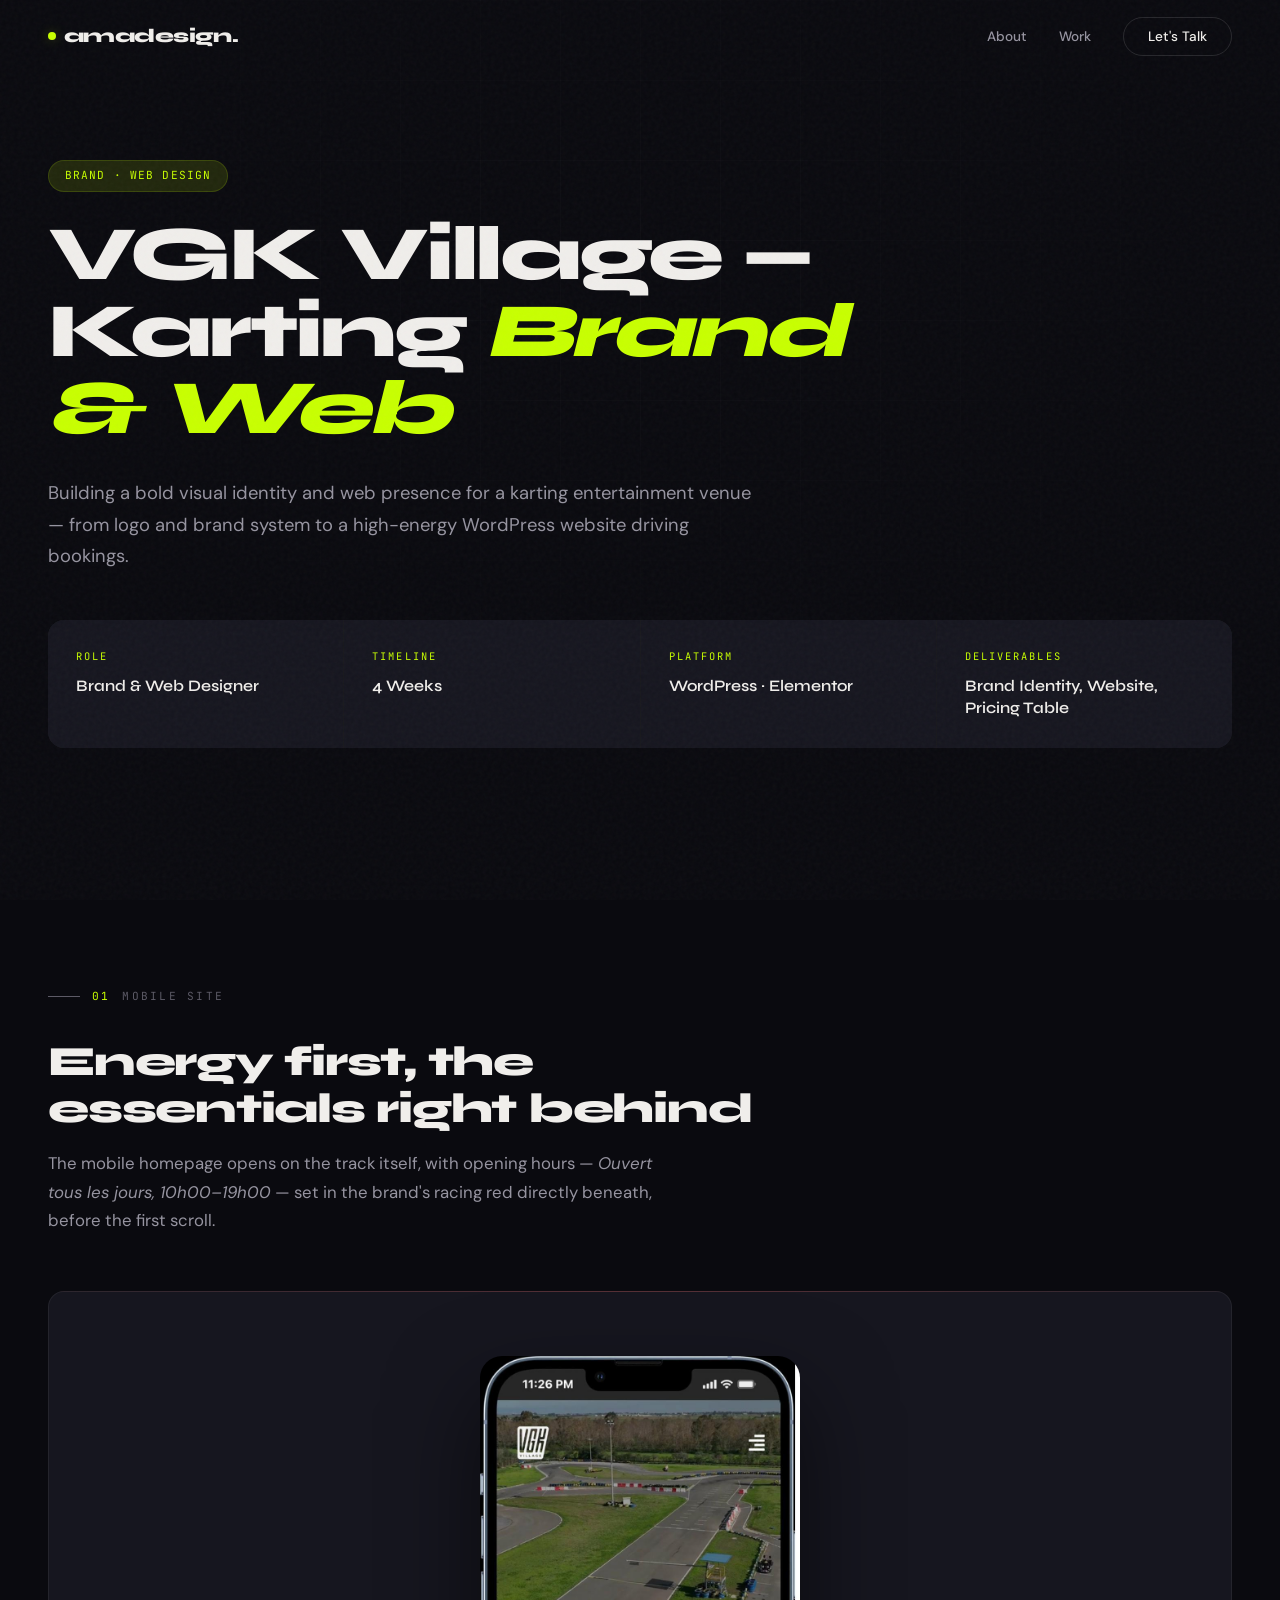
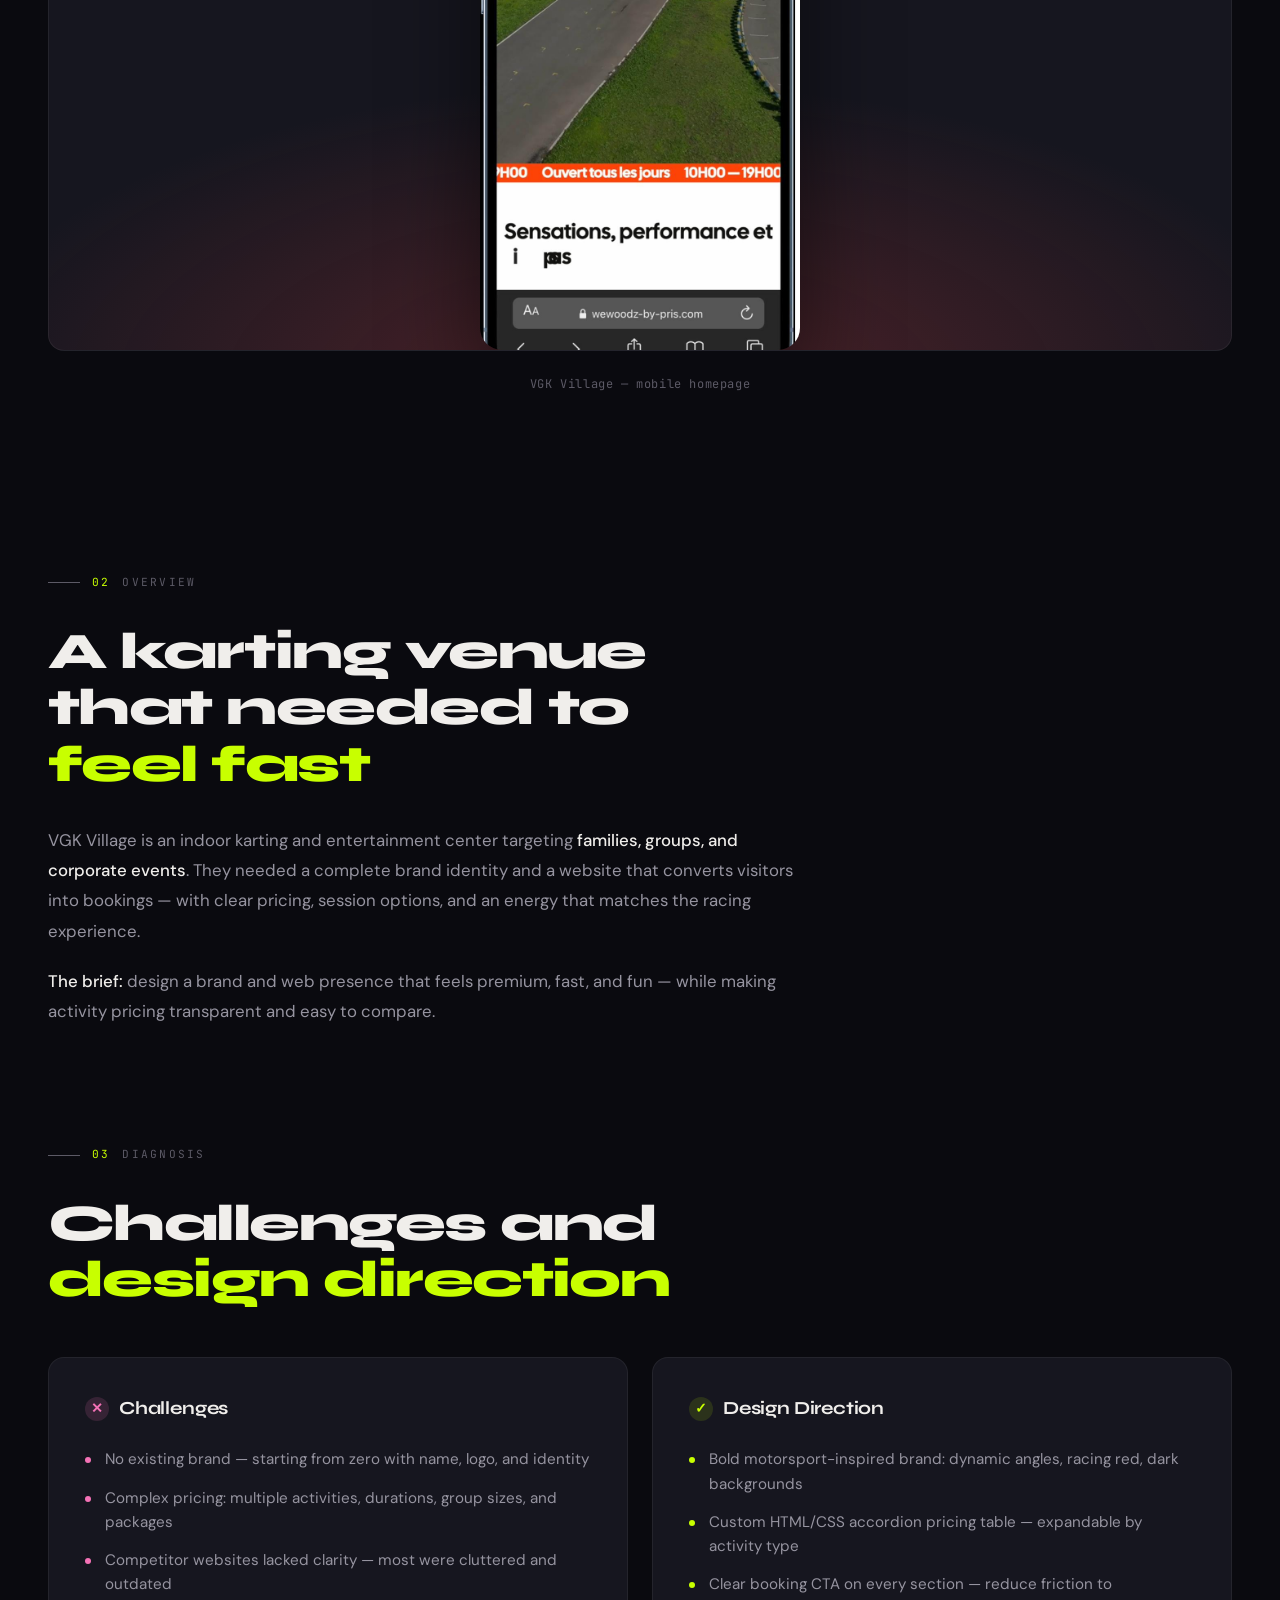
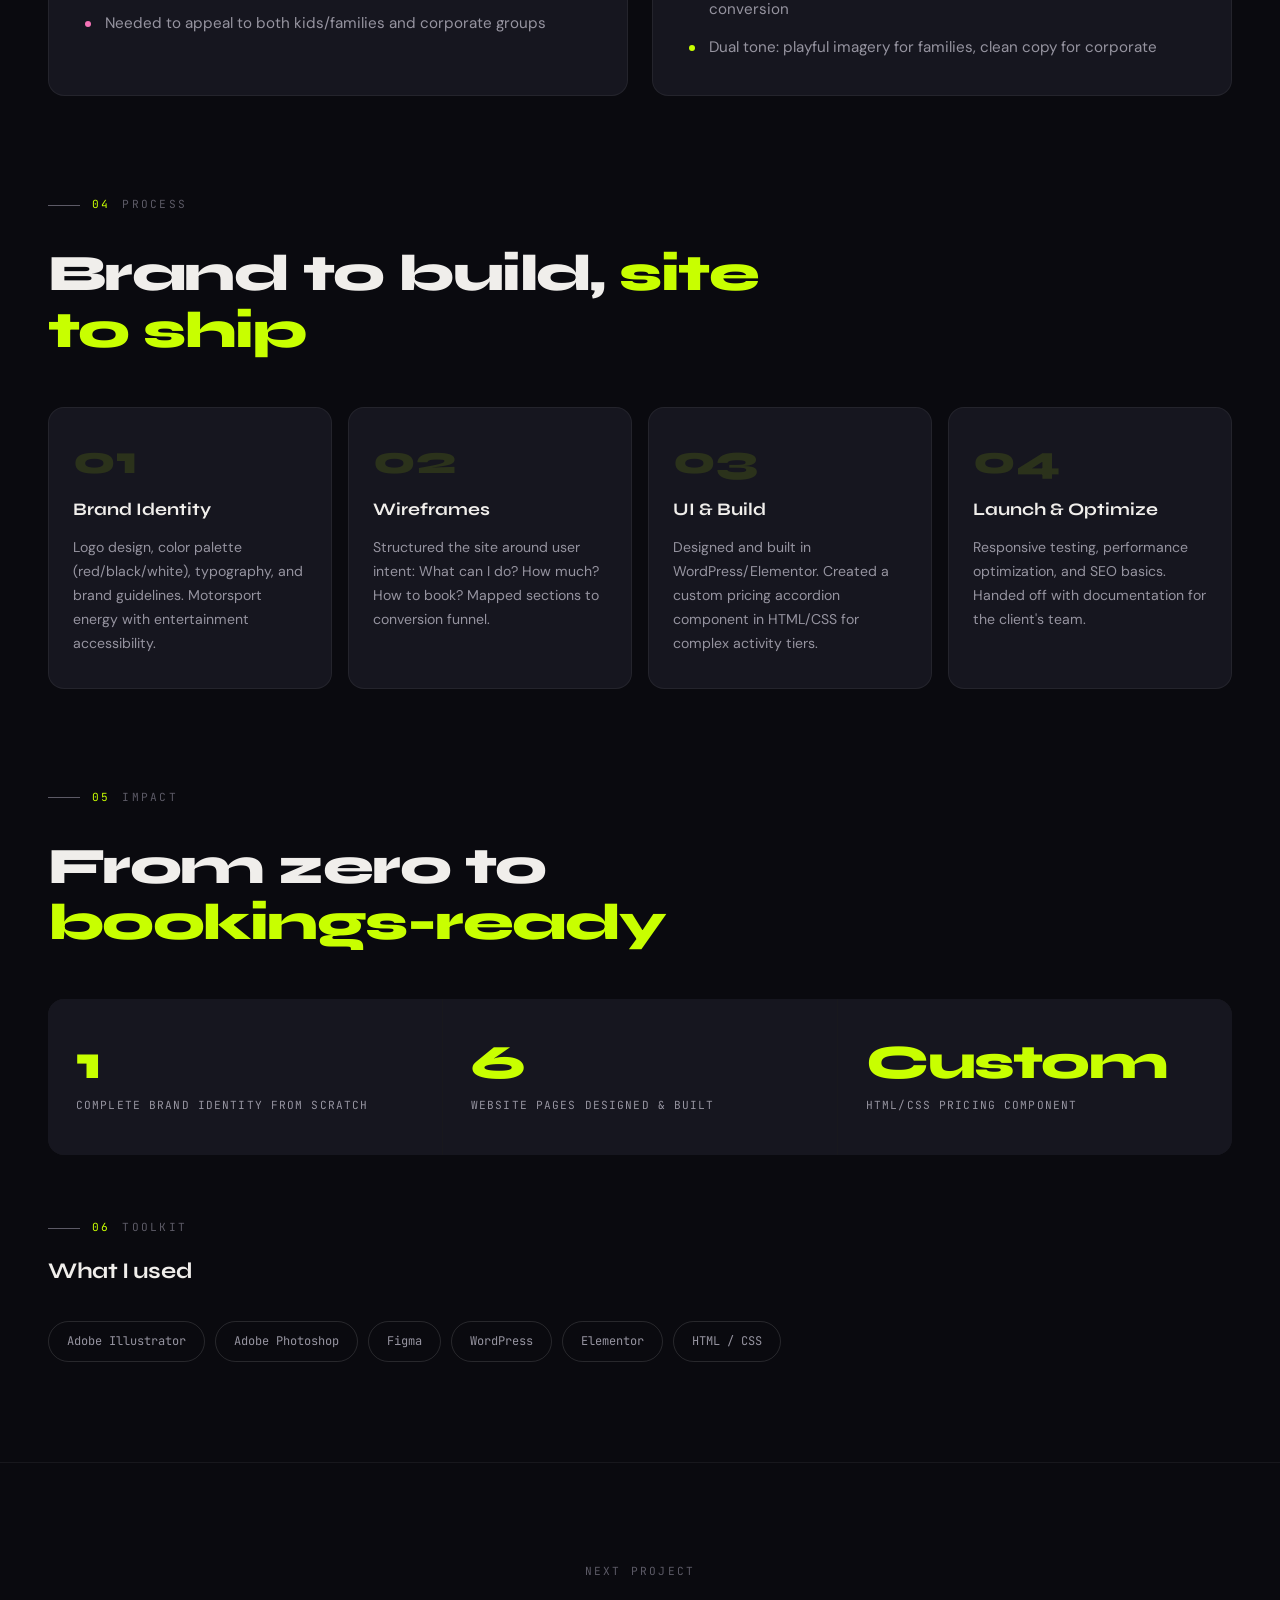
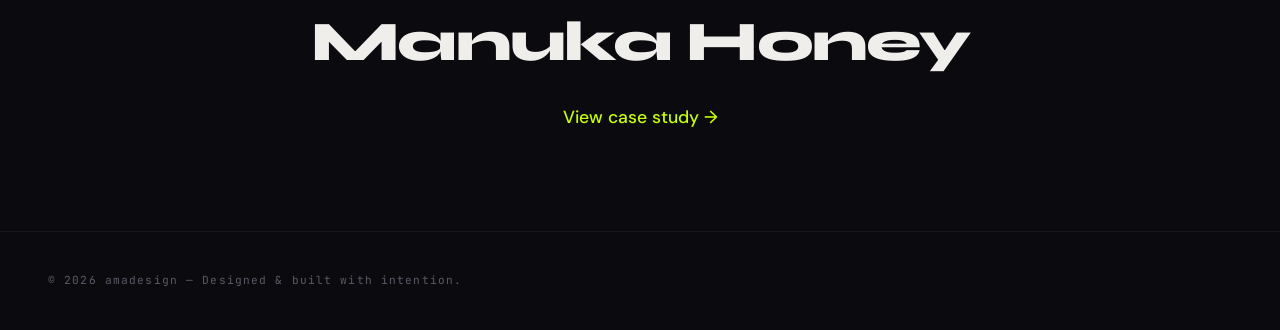
<file: project-vgk-karting.html>
<!DOCTYPE html>
<html lang="en">
<head>
  <meta charset="UTF-8">
  <meta name="viewport" content="width=device-width, initial-scale=1.0">
  <title>VGK Village — Karting Brand &amp; Web — amadesign</title>

  <link rel="preconnect" href="https://fonts.googleapis.com">
  <link rel="preconnect" href="https://fonts.gstatic.com" crossorigin>
  <link href="https://fonts.googleapis.com/css2?family=Syne:wght@400;500;600;700;800&family=DM+Sans:ital,opsz,wght@0,9..40,300;0,9..40,400;0,9..40,500;0,9..40,600;1,9..40,400&family=JetBrains+Mono:wght@300;400&display=swap" rel="stylesheet">

  <style>
    /* ═══════════════════════════════════════════════════════════════
       DESIGN TOKENS — synced with homepage
    ═══════════════════════════════════════════════════════════════ */
    :root {
      --bg-primary: #0a0a0f;
      --bg-secondary: #111118;
      --bg-card: #16161f;
      --bg-card-hover: #1c1c28;
      --bg-elevated: #1e1e2a;
      --text-primary: #f0eeeb;
      --text-secondary: #9694a0;
      --text-muted: #5c5a66;
      --text-accent: #c8ff00;
      --accent: #c8ff00;
      --accent-dim: rgba(200, 255, 0, 0.12);
      --accent-glow: rgba(200, 255, 0, 0.25);
      --accent-secondary: #6366f1;
      --accent-tertiary: #f472b6;
      --border: rgba(255, 255, 255, 0.06);
      --border-hover: rgba(255, 255, 255, 0.12);
      --glass: rgba(255, 255, 255, 0.03);
      --font-display: 'Syne', sans-serif;
      --font-body: 'DM Sans', sans-serif;
      --font-mono: 'JetBrains Mono', monospace;
      --container: 1280px;
      --radius: 16px;
      --radius-sm: 8px;
      --ease-out: cubic-bezier(0.16, 1, 0.3, 1);
    }

    *, *::before, *::after { margin: 0; padding: 0; box-sizing: border-box; }
    html { scroll-behavior: smooth; scroll-padding-top: 80px; -webkit-font-smoothing: antialiased; -moz-osx-font-smoothing: grayscale; }
    body { font-family: var(--font-body); background: var(--bg-primary); color: var(--text-primary); line-height: 1.6; overflow-x: hidden; }
    ::selection { background: var(--accent); color: var(--bg-primary); }
    a { color: inherit; text-decoration: none; }
    img { max-width: 100%; display: block; }

    .container { max-width: var(--container); margin: 0 auto; padding: 0 clamp(20px, 4vw, 48px); }

    /* Noise overlay */
    .noise-overlay {
      position: fixed; top: 0; left: 0; width: 100%; height: 100%;
      pointer-events: none; z-index: 9999; opacity: 0.035;
      background-image: url("data:image/svg+xml,%3Csvg viewBox='0 0 256 256' xmlns='http://www.w3.org/2000/svg'%3E%3Cfilter id='noise'%3E%3CfeTurbulence type='fractalNoise' baseFrequency='0.9' numOctaves='4' stitchTiles='stitch'/%3E%3C/filter%3E%3Crect width='100%25' height='100%25' filter='url(%23noise)'/%3E%3C/svg%3E");
    }

    /* Reveal animations */
    .reveal { opacity: 0; transform: translateY(40px); transition: opacity 0.8s var(--ease-out), transform 0.8s var(--ease-out); }
    .reveal.visible { opacity: 1; transform: translateY(0); }

    /* ═══════════════════════════════════════════════════════════════
       NAVBAR — synced with homepage architecture
    ═══════════════════════════════════════════════════════════════ */
    .navbar {
      position: fixed; top: 0; left: 0; width: 100%; z-index: 1000;
      padding: 0 clamp(20px, 4vw, 48px);
      transition: background 0.4s, backdrop-filter 0.4s, box-shadow 0.4s;
    }
    .navbar.scrolled {
      background: rgba(10, 10, 15, 0.8);
      backdrop-filter: blur(20px); -webkit-backdrop-filter: blur(20px);
      box-shadow: 0 1px 0 var(--border);
    }
    .navbar-inner {
      max-width: var(--container); margin: 0 auto;
      display: flex; align-items: center; justify-content: space-between;
      height: 72px;
    }
    .logo {
      font-family: var(--font-display); font-weight: 800; font-size: 1.2rem;
      letter-spacing: -0.03em; display: flex; align-items: center; gap: 8px;
    }
    .logo-dot {
      width: 8px; height: 8px; border-radius: 50%;
      background: var(--accent); box-shadow: 0 0 12px var(--accent-glow);
      animation: pulse 2s ease-in-out infinite;
    }
    @keyframes pulse { 0%, 100% { opacity: 1; transform: scale(1); } 50% { opacity: 0.6; transform: scale(0.8); } }
    .nav-links { display: flex; align-items: center; gap: 32px; list-style: none; }
    .nav-links a {
      font-family: var(--font-body); font-size: 0.85rem; font-weight: 500;
      color: var(--text-secondary); transition: color 0.3s; position: relative;
    }
    .nav-links a::after {
      content: ''; position: absolute; bottom: -4px; left: 0; width: 0; height: 1.5px;
      background: var(--accent); transition: width 0.3s var(--ease-out);
    }
    .nav-links a:hover { color: var(--text-primary); }
    .nav-links a:hover::after { width: 100%; }
    .nav-cta {
      padding: 10px 24px; border: 1px solid var(--border-hover); border-radius: 100px;
      font-size: 0.85rem; font-weight: 500; color: var(--text-primary) !important;
      transition: all 0.3s var(--ease-out);
    }
    .nav-cta:hover { background: var(--accent); color: var(--bg-primary) !important; border-color: var(--accent); }
    .nav-cta:hover::after { display: none; }
    .hamburger { display: none; flex-direction: column; gap: 5px; cursor: pointer; background: none; border: none; padding: 8px; }
    .hamburger span { display: block; width: 24px; height: 1.5px; background: var(--text-primary); transition: all 0.3s var(--ease-out); }

    /* ═══════════════════════════════════════════════════════════════
       PROJECT HERO
    ═══════════════════════════════════════════════════════════════ */
    .project-hero {
      padding: 160px 0 80px;
      position: relative;
    }
    .project-hero::before {
      content: ''; position: absolute; inset: 0;
      background-image:
        linear-gradient(rgba(255,255,255,0.02) 1px, transparent 1px),
        linear-gradient(90deg, rgba(255,255,255,0.02) 1px, transparent 1px);
      background-size: 80px 80px;
      mask-image: radial-gradient(ellipse 60% 60% at 50% 30%, black, transparent);
      pointer-events: none;
    }
    .project-hero-content { position: relative; z-index: 2; }

    .project-category-tag {
      display: inline-flex; align-items: center; gap: 8px;
      padding: 6px 16px; border-radius: 100px;
      background: var(--accent-dim); border: 1px solid rgba(200, 255, 0, 0.15);
      font-family: var(--font-mono); font-size: 0.7rem; letter-spacing: 0.1em;
      text-transform: uppercase; color: var(--accent);
      margin-bottom: 24px;
    }
    .project-headline {
      font-family: var(--font-display); font-weight: 800;
      font-size: clamp(2.5rem, 6vw, 5.5rem);
      line-height: 1; letter-spacing: -0.04em;
      margin-bottom: 32px;
      max-width: 900px;
    }
    .project-headline .accent { color: var(--accent); font-style: italic; }
    .project-intro {
      max-width: 720px; font-size: 1.15rem;
      color: var(--text-secondary); line-height: 1.7;
      margin-bottom: 48px;
    }
    .project-cta-row {
      display: flex; gap: 16px; flex-wrap: wrap;
      margin-bottom: 80px;
    }
    .live-link {
      display: inline-flex; align-items: center; gap: 10px;
      padding: 14px 28px; border-radius: 100px;
      background: var(--accent); color: var(--bg-primary);
      font-weight: 600; font-size: 0.95rem;
      transition: all 0.3s var(--ease-out);
    }
    .live-link:hover { box-shadow: 0 8px 32px var(--accent-glow); transform: translateY(-2px); }
    .live-link svg { transition: transform 0.3s; }
    .live-link:hover svg { transform: translate(2px, -2px); }

    .project-meta-grid {
      display: grid;
      grid-template-columns: repeat(4, 1fr);
      gap: 1px;
      background: var(--border);
      border-radius: var(--radius);
      overflow: hidden;
      margin-bottom: 80px;
    }
    .project-meta-item {
      padding: 28px;
      background: var(--bg-card);
    }
    .meta-label {
      font-family: var(--font-mono); font-size: 0.65rem;
      letter-spacing: 0.2em; text-transform: uppercase;
      color: var(--accent); margin-bottom: 10px;
    }
    .meta-value {
      font-family: var(--font-display); font-weight: 600;
      font-size: 1rem; line-height: 1.4;
    }

    /* ═══════════════════════════════════════════════════════════════
       MOCKUP SHOWCASE
    ═══════════════════════════════════════════════════════════════ */
    .mockup-section { padding: 80px 0; }

    .mockup-section-label {
      font-family: var(--font-mono); font-size: 0.7rem;
      letter-spacing: 0.2em; text-transform: uppercase;
      color: var(--text-muted);
      display: flex; align-items: center; gap: 12px;
      margin-bottom: 32px;
    }
    .mockup-section-label::before { content: ''; width: 32px; height: 1px; background: var(--text-muted); }
    .mockup-section-label .num { color: var(--accent); }

    .mockup-heading {
      font-family: var(--font-display); font-weight: 800;
      font-size: clamp(1.8rem, 3.5vw, 2.6rem);
      letter-spacing: -0.03em; line-height: 1.15;
      margin-bottom: 16px;
      max-width: 720px;
    }
    .mockup-subheading {
      color: var(--text-secondary); font-size: 1.05rem;
      line-height: 1.7; max-width: 640px;
      margin-bottom: 56px;
    }

    .mockup-frame {
      position: relative;
      border-radius: var(--radius);
      overflow: hidden;
      background: linear-gradient(180deg, #1a1d24 0%, #0d0f14 100%);
      padding: clamp(16px, 3vw, 32px);
      box-shadow:
        0 40px 80px rgba(0, 0, 0, 0.5),
        0 0 0 1px rgba(255, 255, 255, 0.04);
    }
    .mockup-frame.no-padding { padding: 0; }
    .mockup-frame svg { display: block; width: 100%; height: auto; }

    .mockup-caption {
      margin-top: 24px;
      font-family: var(--font-mono); font-size: 0.75rem;
      letter-spacing: 0.05em; color: var(--text-muted);
      text-align: center;
    }

    /* ═══════════════════════════════════════════════════════════════
       CONTENT SECTIONS
    ═══════════════════════════════════════════════════════════════ */
    .content-section { padding: 100px 0; }
    .section-heading {
      font-family: var(--font-display); font-weight: 800;
      font-size: clamp(2rem, 4vw, 3.2rem);
      letter-spacing: -0.03em; line-height: 1.1;
      margin-bottom: 32px;
      max-width: 720px;
    }
    .section-heading .accent { color: var(--accent); }
    .body-text {
      max-width: 760px;
      color: var(--text-secondary);
      font-size: 1.05rem; line-height: 1.8;
      margin-bottom: 20px;
    }
    .body-text strong { color: var(--text-primary); font-weight: 500; }

    .diagnosis-grid {
      display: grid; grid-template-columns: 1fr 1fr; gap: 24px;
      margin-top: 48px;
    }
    .diagnosis-card {
      padding: 36px;
      background: var(--bg-card);
      border: 1px solid var(--border);
      border-radius: var(--radius);
    }
    .diagnosis-card h3 {
      font-family: var(--font-display); font-weight: 700;
      font-size: 1.15rem; letter-spacing: -0.01em;
      margin-bottom: 24px;
      display: flex; align-items: center; gap: 10px;
    }
    .diagnosis-card h3 .icon-circle {
      width: 24px; height: 24px; border-radius: 50%;
      display: inline-flex; align-items: center; justify-content: center;
      font-size: 0.85rem; font-weight: 700;
    }
    .challenges h3 .icon-circle { background: rgba(244, 114, 182, 0.15); color: #f472b6; }
    .direction h3 .icon-circle { background: var(--accent-dim); color: var(--accent); }
    .diagnosis-card ul { list-style: none; display: flex; flex-direction: column; gap: 14px; }
    .diagnosis-card li {
      color: var(--text-secondary); font-size: 0.95rem;
      line-height: 1.6; padding-left: 20px; position: relative;
    }
    .diagnosis-card li::before {
      content: ''; position: absolute; left: 0; top: 10px;
      width: 6px; height: 6px; border-radius: 50%;
    }
    .challenges li::before { background: #f472b6; }
    .direction li::before { background: var(--accent); }

    /* Process timeline */
    .process-grid {
      display: grid; grid-template-columns: repeat(4, 1fr); gap: 16px;
      margin-top: 48px;
    }
    .process-step {
      padding: 32px 24px;
      background: var(--bg-card);
      border: 1px solid var(--border);
      border-radius: var(--radius);
      transition: all 0.4s var(--ease-out);
    }
    .process-step:hover { background: var(--bg-card-hover); border-color: var(--border-hover); transform: translateY(-4px); }
    .process-step-num {
      font-family: var(--font-display); font-weight: 800;
      font-size: 2.5rem; color: var(--accent-dim); line-height: 1;
      margin-bottom: 16px;
    }
    .process-step h3 {
      font-family: var(--font-display); font-weight: 700;
      font-size: 1.1rem; margin-bottom: 12px;
    }
    .process-step p { color: var(--text-secondary); font-size: 0.88rem; line-height: 1.7; }

    /* Impact stats */
    .impact-grid {
      display: grid; grid-template-columns: repeat(4, 1fr); gap: 1px;
      background: var(--border); border-radius: var(--radius); overflow: hidden;
      margin-top: 48px;
    }
    .impact-stat { padding: 40px 28px; background: var(--bg-card); text-align: left; }
    .impact-number {
      font-family: var(--font-display); font-weight: 800;
      font-size: clamp(2rem, 4vw, 3rem);
      letter-spacing: -0.03em; color: var(--accent);
      line-height: 1; margin-bottom: 10px;
    }
    .impact-label { font-family: var(--font-mono); font-size: 0.7rem; letter-spacing: 0.1em; color: var(--text-secondary); text-transform: uppercase; }

    /* Toolkit chips */
    .toolkit-chips { display: flex; flex-wrap: wrap; gap: 10px; margin-top: 32px; }
    .toolkit-chip {
      padding: 10px 18px; border-radius: 100px;
      border: 1px solid var(--border-hover);
      font-family: var(--font-mono); font-size: 0.75rem;
      color: var(--text-secondary);
    }

    /* Next project */
    .next-project {
      padding: 100px 0; border-top: 1px solid var(--border);
      text-align: center;
    }
    .next-project-label {
      font-family: var(--font-mono); font-size: 0.7rem;
      letter-spacing: 0.2em; text-transform: uppercase;
      color: var(--text-muted); margin-bottom: 16px;
    }
    .next-project-title {
      font-family: var(--font-display); font-weight: 800;
      font-size: clamp(2rem, 5vw, 3.5rem);
      letter-spacing: -0.03em;
      margin-bottom: 16px;
    }
    .next-project a {
      display: inline-flex; align-items: center; gap: 12px;
      color: var(--accent); font-size: 1.1rem; font-weight: 500;
      transition: gap 0.3s var(--ease-out);
    }
    .next-project a:hover { gap: 20px; }

    /* Footer — synced with homepage */
    .footer { padding: 40px 0; border-top: 1px solid var(--border); }
    .footer-inner { display: flex; align-items: center; justify-content: space-between; }
    .footer-copy { font-family: var(--font-mono); font-size: 0.7rem; letter-spacing: 0.1em; color: var(--text-muted); }

    /* ═══════════════════════════════════════════════════════════════
       RESPONSIVE
    ═══════════════════════════════════════════════════════════════ */
    @media (max-width: 1024px) {
      .project-meta-grid { grid-template-columns: repeat(2, 1fr); }
      .process-grid { grid-template-columns: repeat(2, 1fr); }
      .impact-grid { grid-template-columns: repeat(2, 1fr); }
    }
    @media (max-width: 768px) {
      .nav-links {
        display: none; position: fixed; top: 72px; left: 0; width: 100%;
        background: rgba(10, 10, 15, 0.97); backdrop-filter: blur(20px);
        flex-direction: column; padding: 32px; gap: 24px;
        border-bottom: 1px solid var(--border);
      }
      .nav-links.open { display: flex; }
      .hamburger { display: flex; }
      .diagnosis-grid { grid-template-columns: 1fr; }
      .project-meta-grid { grid-template-columns: 1fr; }
      .footer-inner { flex-direction: column; gap: 16px; text-align: center; }
    }
    /* ═══════════════════════════════════════════════════════════════
       SHOT STAGE — real mobile screenshot on a tinted stage
    ═══════════════════════════════════════════════════════════════ */
    .shot-stage {
      position: relative;
      display: flex; justify-content: center;
      height: clamp(460px, 52vw, 660px);
      padding-top: 64px;
      overflow: hidden;
      border-radius: var(--radius);
      border: 1px solid var(--border);
      background:
        radial-gradient(90% 70% at 50% 105%, var(--stage-glow, transparent), transparent 65%),
        var(--bg-card);
    }
    .shot-stage img {
      width: min(320px, 72%);
      aspect-ratio: 1 / 2;
      object-fit: cover; object-position: top center;
      border-radius: 22px;
      box-shadow: 0 40px 90px rgba(0, 0, 0, 0.55);
    }
    .impact-grid.is-3 { grid-template-columns: repeat(3, 1fr); }
    @media (max-width: 768px) {
      .shot-stage { height: 440px; padding-top: 40px; }
      .impact-grid.is-3 { grid-template-columns: 1fr; }
    }
  </style>
</head>
<body>

  <div class="noise-overlay"></div>

  <!-- ═══════════════════════════════════════════════════════════
       NAVIGATION — synced with homepage architecture
  ═══════════════════════════════════════════════════════════ -->
  <nav class="navbar" id="navbar">
    <div class="navbar-inner">
      <a href="index.html" class="logo">
        <span class="logo-dot"></span>
        amadesign.
      </a>
      <ul class="nav-links" id="navLinks">
        <li><a href="about.html">About</a></li>
        <li><a href="index.html#work">Work</a></li>
        <li><a href="index.html#contact" class="nav-cta">Let's Talk</a></li>
      </ul>
      <button class="hamburger" id="hamburger" aria-label="Toggle navigation">
        <span></span><span></span><span></span>
      </button>
    </div>
  </nav>

  <!-- ═══════════════════════════════════════════════════════════
       PROJECT HERO
  ═══════════════════════════════════════════════════════════ -->
  <section class="project-hero">
    <div class="container project-hero-content">
      <div class="project-category-tag">Brand · Web Design</div>

      <h1 class="project-headline">
        VGK Village — Karting <span class="accent">Brand &amp; Web</span>
      </h1>

      <p class="project-intro">
        Building a bold visual identity and web presence for a karting entertainment venue — from logo and brand system to a high-energy WordPress website driving bookings.
      </p>

      <div class="project-meta-grid">
        <div class="project-meta-item">
          <div class="meta-label">Role</div>
          <div class="meta-value">Brand &amp; Web Designer</div>
        </div>
        <div class="project-meta-item">
          <div class="meta-label">Timeline</div>
          <div class="meta-value">4 Weeks</div>
        </div>
        <div class="project-meta-item">
          <div class="meta-label">Platform</div>
          <div class="meta-value">WordPress · Elementor</div>
        </div>
        <div class="project-meta-item">
          <div class="meta-label">Deliverables</div>
          <div class="meta-value">Brand Identity, Website, Pricing Table</div>
        </div>
      </div>
    </div>
  </section>

  <!-- ═══════════════════════════════════════════════════════════
       01 — THE SITE, ON MOBILE (real screenshot)
  ═══════════════════════════════════════════════════════════ -->
  <section class="mockup-section">
    <div class="container">
      <div class="reveal">
        <div class="mockup-section-label"><span class="num">01</span> Mobile Site</div>
        <h2 class="mockup-heading">Energy first, the essentials right behind</h2>
        <p class="mockup-subheading">The mobile homepage opens on the track itself, with opening hours — <em>Ouvert tous les jours, 10h00–19h00</em> — set in the brand's racing red directly beneath, before the first scroll.</p>
      </div>

      <div class="shot-stage reveal" style="--stage-glow: rgba(232, 69, 69, 0.28);">
        <img src="assets/vgk_screen.png" alt="VGK Village website — mobile homepage" loading="lazy" decoding="async">
      </div>
      <p class="mockup-caption">VGK Village — mobile homepage</p>
    </div>
  </section>

  <section class="content-section">
    <div class="container">
      <div class="reveal">
        <div class="mockup-section-label"><span class="num">02</span> Overview</div>
        <h2 class="section-heading">A karting venue that needed to <span class="accent">feel fast</span></h2>
        <p class="body-text">VGK Village is an indoor karting and entertainment center targeting <strong>families, groups, and corporate events</strong>. They needed a complete brand identity and a website that converts visitors into bookings — with clear pricing, session options, and an energy that matches the racing experience.</p>
        <p class="body-text"><strong>The brief:</strong> design a brand and web presence that feels premium, fast, and fun — while making activity pricing transparent and easy to compare.</p>
      </div>
    </div>
  </section>
  <section class="content-section" style="padding-top: 0;">
    <div class="container">
      <div class="reveal">
        <div class="mockup-section-label"><span class="num">03</span> Diagnosis</div>
        <h2 class="section-heading">Challenges and <span class="accent">design direction</span></h2>
      </div>

      <div class="diagnosis-grid reveal">
        <div class="diagnosis-card challenges">
          <h3><span class="icon-circle">✕</span> Challenges</h3>
          <ul>
            <li>No existing brand — starting from zero with name, logo, and identity</li>
            <li>Complex pricing: multiple activities, durations, group sizes, and packages</li>
            <li>Competitor websites lacked clarity — most were cluttered and outdated</li>
            <li>Needed to appeal to both kids/families and corporate groups</li>
          </ul>
        </div>

        <div class="diagnosis-card direction">
          <h3><span class="icon-circle">✓</span> Design Direction</h3>
          <ul>
            <li>Bold motorsport-inspired brand: dynamic angles, racing red, dark backgrounds</li>
            <li>Custom HTML/CSS accordion pricing table — expandable by activity type</li>
            <li>Clear booking CTA on every section — reduce friction to conversion</li>
            <li>Dual tone: playful imagery for families, clean copy for corporate</li>
          </ul>
        </div>
      </div>
    </div>
  </section>
  <section class="content-section" style="padding-top: 0;">
    <div class="container">
      <div class="reveal">
        <div class="mockup-section-label"><span class="num">04</span> Process</div>
        <h2 class="section-heading">Brand to build, <span class="accent">site to ship</span></h2>
      </div>

      <div class="process-grid reveal">
        <div class="process-step">
          <div class="process-step-num">01</div>
          <h3>Brand Identity</h3>
          <p>Logo design, color palette (red/black/white), typography, and brand guidelines. Motorsport energy with entertainment accessibility.</p>
        </div>
        <div class="process-step">
          <div class="process-step-num">02</div>
          <h3>Wireframes</h3>
          <p>Structured the site around user intent: What can I do? How much? How to book? Mapped sections to conversion funnel.</p>
        </div>
        <div class="process-step">
          <div class="process-step-num">03</div>
          <h3>UI &amp; Build</h3>
          <p>Designed and built in WordPress/Elementor. Created a custom pricing accordion component in HTML/CSS for complex activity tiers.</p>
        </div>
        <div class="process-step">
          <div class="process-step-num">04</div>
          <h3>Launch &amp; Optimize</h3>
          <p>Responsive testing, performance optimization, and SEO basics. Handed off with documentation for the client's team.</p>
        </div>
      </div>
    </div>
  </section>

  <!-- VISUALS NEEDED — add as mockup-sections here when available:
       · Brand identity — logo & color system
       · Activity pricing accordion component
       · Full website — desktop & mobile views -->
  <section class="content-section" style="padding-top: 0;">
    <div class="container">
      <div class="reveal">
        <div class="mockup-section-label"><span class="num">05</span> Impact</div>
        <h2 class="section-heading">From zero to <span class="accent">bookings-ready</span></h2>
      </div>

      <div class="impact-grid is-3 reveal">
        <div class="impact-stat">
          <div class="impact-number">1</div>
          <div class="impact-label">Complete brand identity from scratch</div>
        </div>
        <div class="impact-stat">
          <div class="impact-number">6</div>
          <div class="impact-label">Website pages designed &amp; built</div>
        </div>
        <div class="impact-stat">
          <div class="impact-number">Custom</div>
          <div class="impact-label">HTML/CSS pricing component</div>
        </div>
      </div>

      <div class="reveal" style="margin-top: 64px;">
        <div class="mockup-section-label" style="margin-bottom: 16px;"><span class="num">06</span> Toolkit</div>
        <h3 style="font-family: var(--font-display); font-weight: 700; font-size: 1.4rem; letter-spacing: -0.02em;">What I used</h3>
        <div class="toolkit-chips">
          <span class="toolkit-chip">Adobe Illustrator</span>
          <span class="toolkit-chip">Adobe Photoshop</span>
          <span class="toolkit-chip">Figma</span>
          <span class="toolkit-chip">WordPress</span>
          <span class="toolkit-chip">Elementor</span>
          <span class="toolkit-chip">HTML / CSS</span>
        </div>
      </div>
    </div>
  </section>

  <!-- ═══════════════════════════════════════════════════════════
       NEXT PROJECT
  ═══════════════════════════════════════════════════════════ -->
  <section class="next-project">
    <div class="container reveal">
      <div class="next-project-label">Next Project</div>
      <h2 class="next-project-title">Manuka Honey</h2>
      <a href="project-manuka-honey.html">View case study →</a>
    </div>
  </section>

  <!-- ═══════════════════════════════════════════════════════════
       FOOTER — synced with homepage
  ═══════════════════════════════════════════════════════════ -->
  <footer class="footer">
    <div class="container">
      <div class="footer-inner">
        <div class="footer-copy">© 2026 amadesign — Designed &amp; built with intention.</div>
      </div>
    </div>
  </footer>

  <script>
    // Navbar scroll
    const navbar = document.getElementById('navbar');
    window.addEventListener('scroll', () => {
      if (window.scrollY > 50) navbar.classList.add('scrolled');
      else navbar.classList.remove('scrolled');
    });

    // Mobile nav toggle
    const hamburger = document.getElementById('hamburger');
    const navLinks = document.getElementById('navLinks');
    hamburger.addEventListener('click', () => navLinks.classList.toggle('open'));
    navLinks.querySelectorAll('a').forEach(link => {
      link.addEventListener('click', () => navLinks.classList.remove('open'));
    });

    // Reveal observer
    const ro = new IntersectionObserver((entries) => {
      entries.forEach(e => {
        if (e.isIntersecting) {
          e.target.classList.add('visible');
          ro.unobserve(e.target);
        }
      });
    }, { threshold: 0.15, rootMargin: '0px 0px -60px 0px' });
    document.querySelectorAll('.reveal').forEach(el => ro.observe(el));
  </script>
</body>
</html>
</file>
